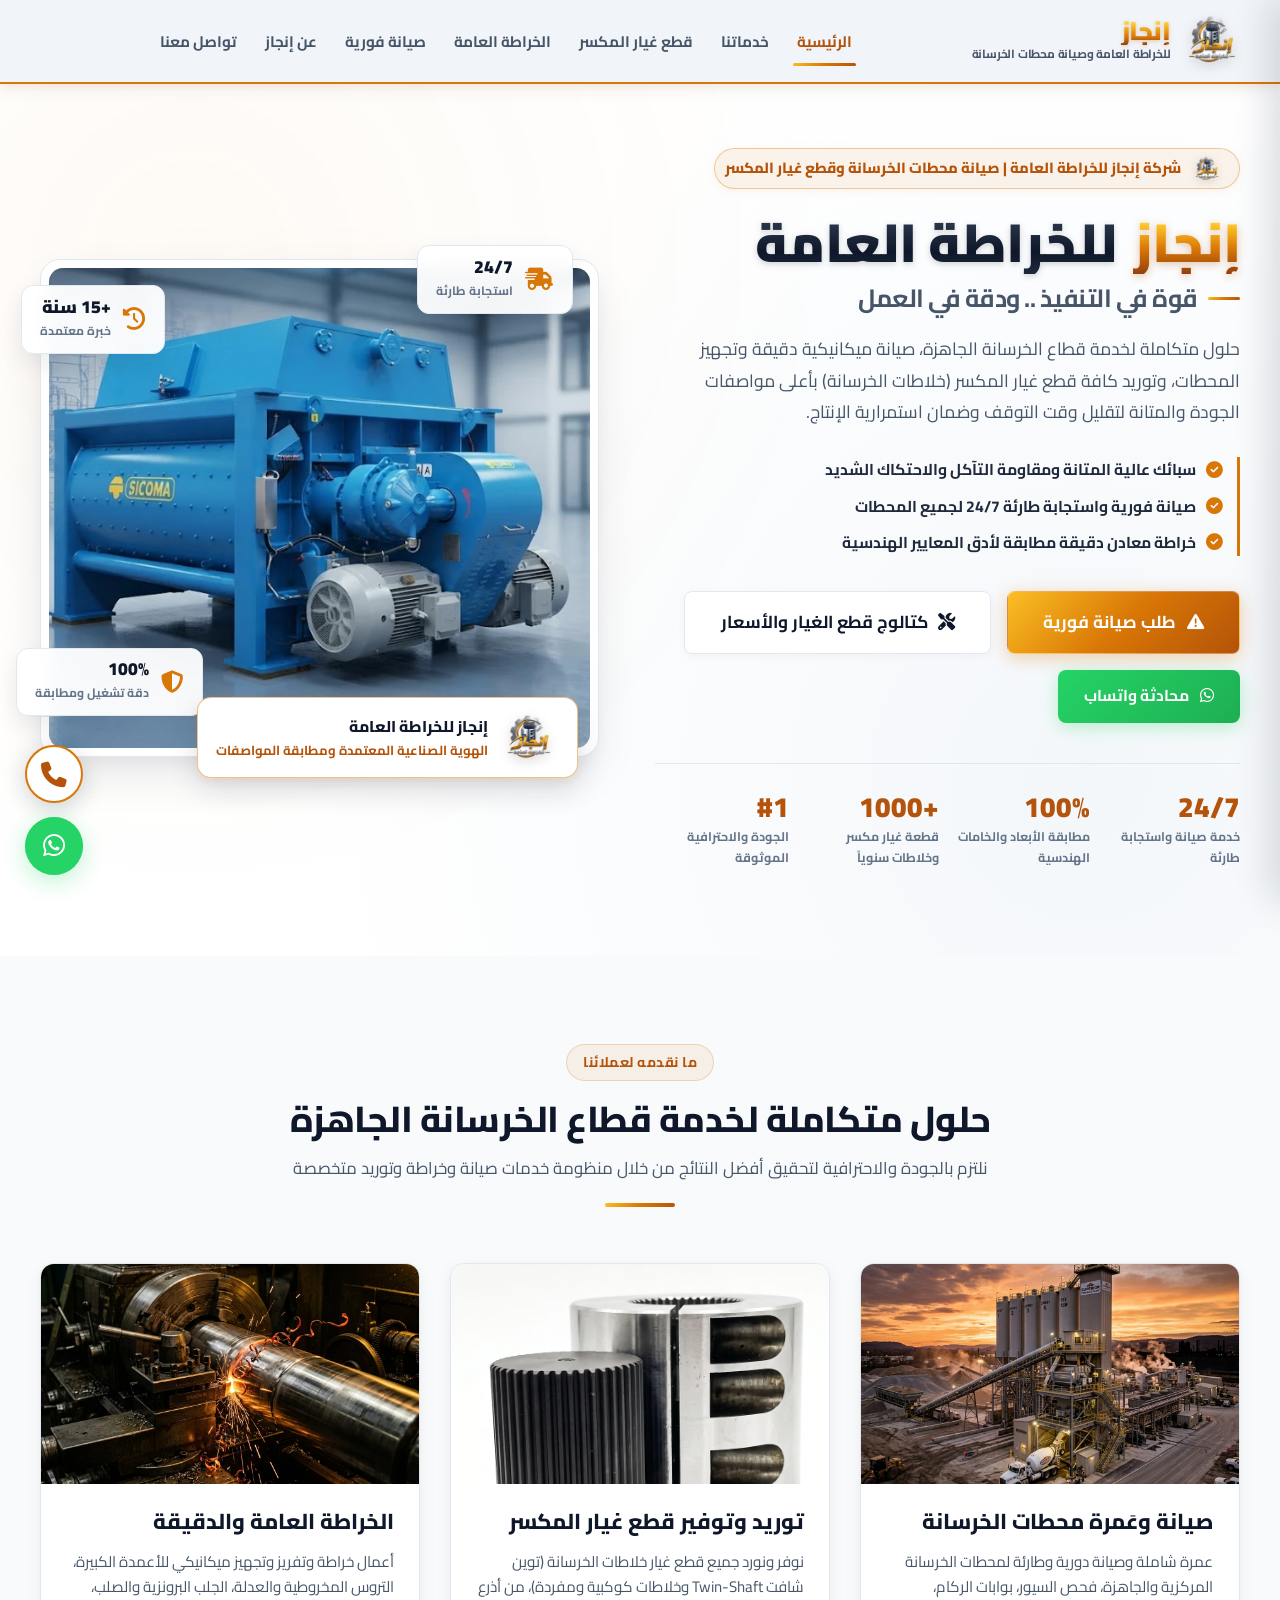
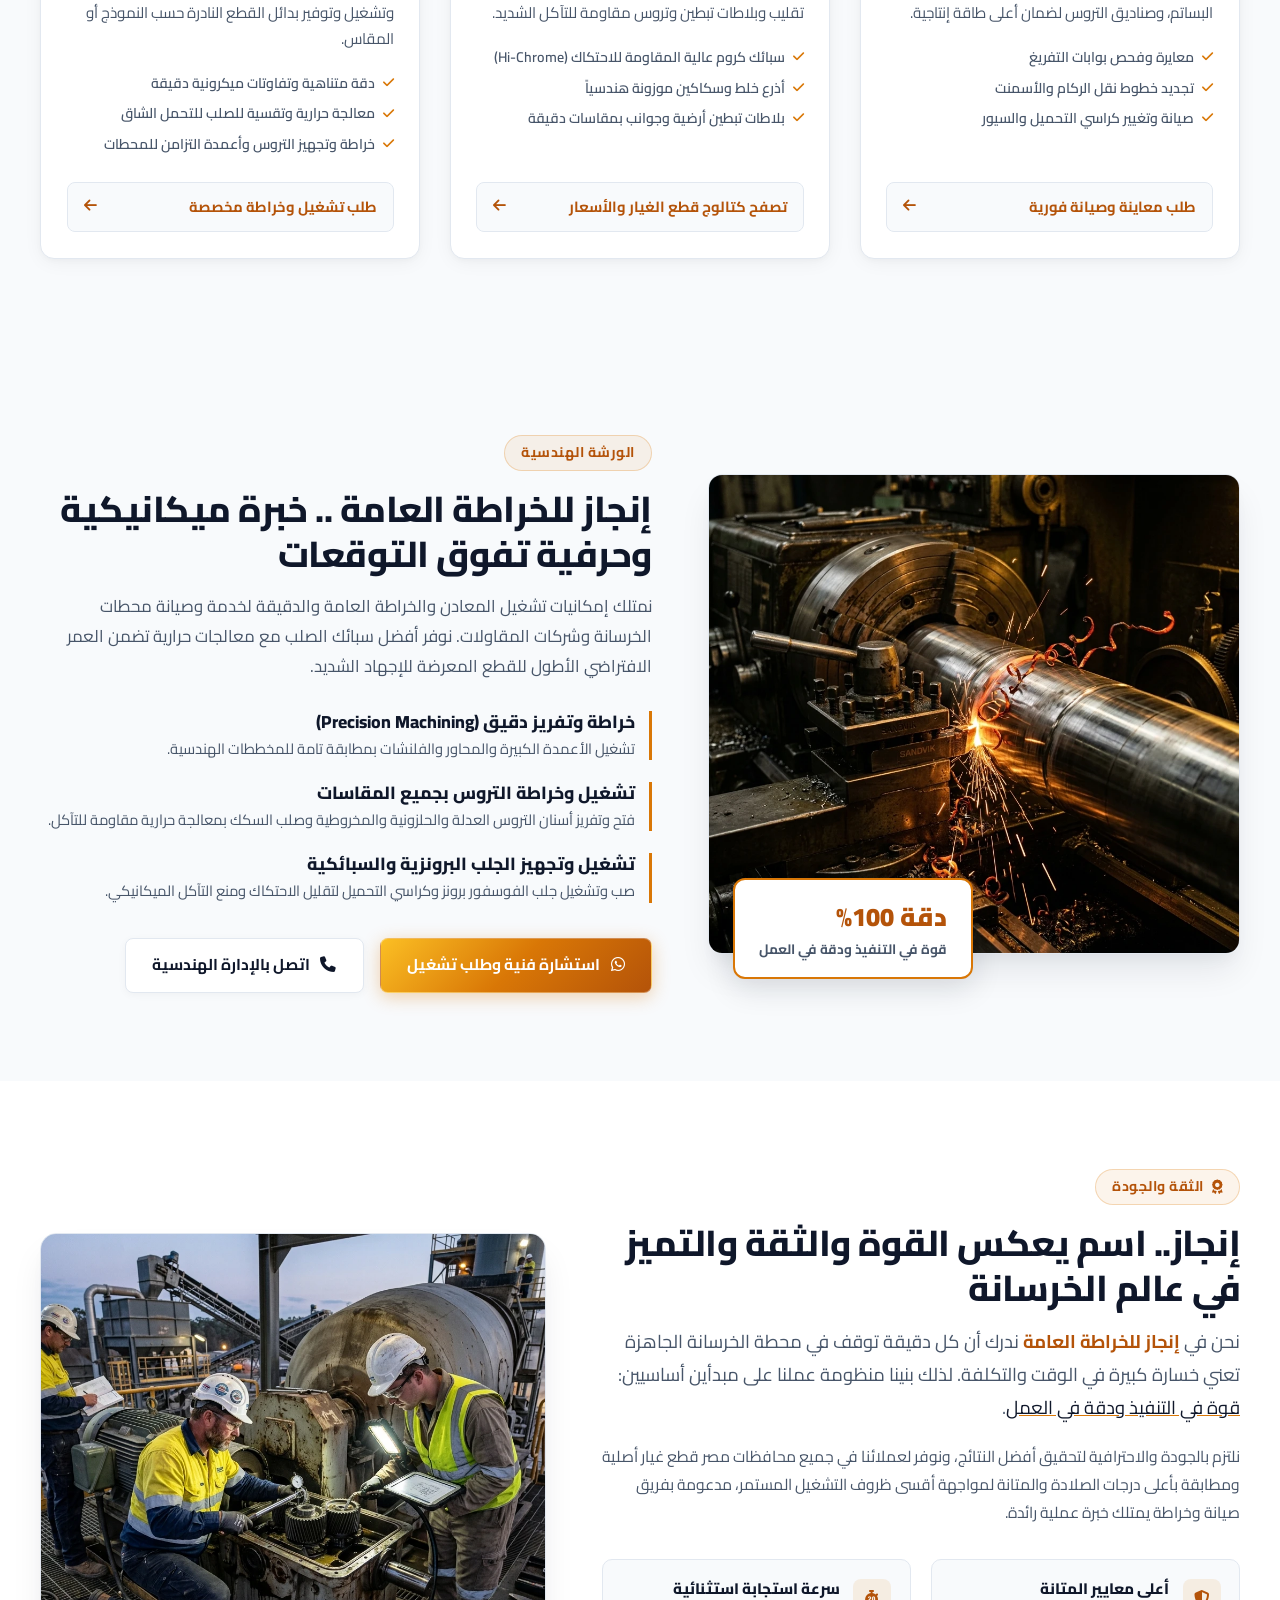
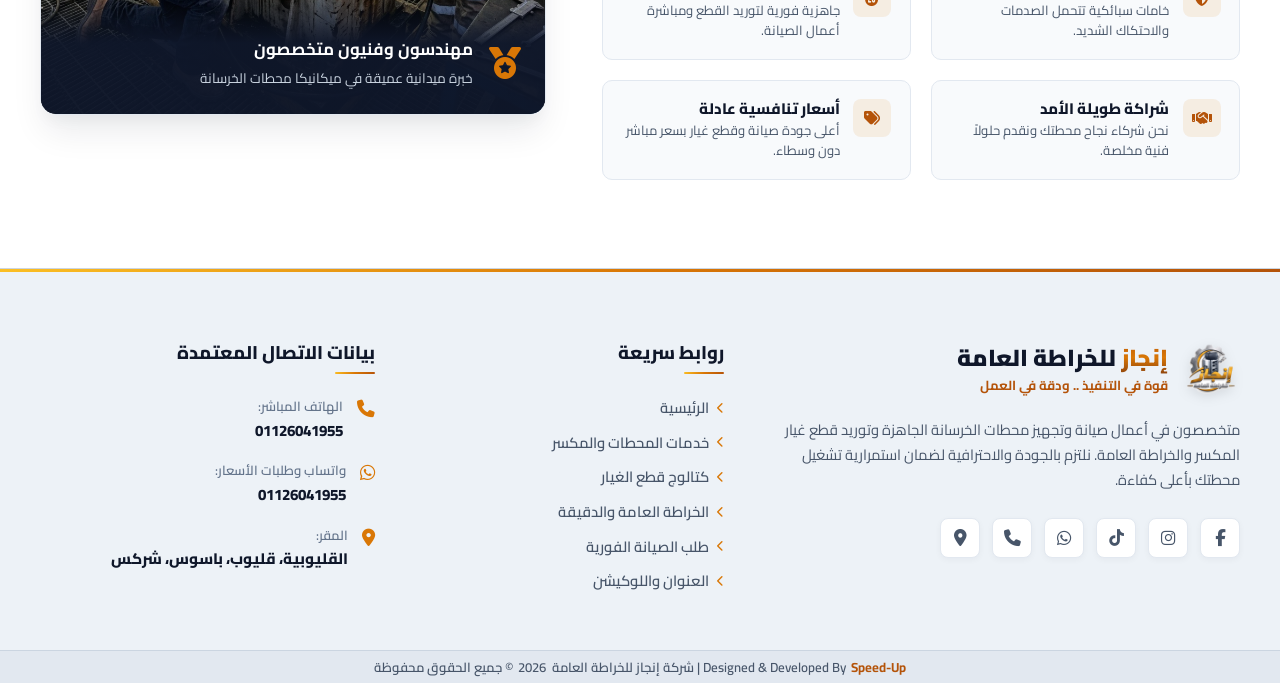
<file: index.html>
<!DOCTYPE html>
<html lang="ar" dir="rtl">

<head>
    <meta charset="UTF-8">
    <meta name="viewport" content="width=device-width, initial-scale=1.0">
    <title>إنجاز للخراطة العامة | متخصصون في صيانة محطات الخرسانة وقطع غيار المكسر</title>

    <!-- Meta SEO -->
    <meta name="description"
        content="إنجاز للخراطة العامة - متخصصون في صيانة محطات الخرسانة الجاهزة، توفير وتوريد قطع غيار المكسر، والخراطة العامة والدقيقة. قوة في التنفيذ ودقة في العمل.">
    <meta name="keywords"
        content="إنجاز للخراطة العامة, صيانة محطات الخرسانة, قطع غيار المكسر, خلاطات خرسانة, خراطة معادن, أذرع مكسر, بلاطات تبطين, قليوب باسوس شركس, محطات خرسانة جاهزة">
    <meta name="author" content="إنجاز للخراطة العامة">
    <meta name="theme-color" content="#0d0f14">

    <!-- Open Graph for Social Sharing -->
    <meta property="og:title" content="إنجاز للخراطة العامة | صيانة محطات الخرسانة وقطع غيار المكسر">
    <meta property="og:description"
        content="قوة في التنفيذ ودقة في العمل - حلول متكاملة لخدمة قطاع الخرسانة الجاهزة وصيانة فورية 24/7">
    <meta property="og:image" content="assets/images/logo.webp">
    <meta property="og:type" content="website">

    <!-- Favicon -->
    <link rel="icon" type="image/webp" href="assets/images/logo.webp">

    <!-- Google Fonts: Cairo -->
    <link rel="preconnect" href="https://fonts.googleapis.com">
    <link rel="preconnect" href="https://fonts.gstatic.com" crossorigin>
    <link href="https://fonts.googleapis.com/css2?family=Cairo:wght@300;400;500;600;700;800;900&display=swap"
        rel="stylesheet">

    <!-- Font Awesome Icons -->
    <link rel="stylesheet" href="https://cdnjs.cloudflare.com/ajax/libs/font-awesome/6.5.1/css/all.min.css">

    <!-- Custom Stylesheet -->
    <link rel="stylesheet" href="assets/css/style.css">
</head>

<body>

    <!-- Main Navigation Header -->
    <header class="main-header" id="header">
        <div class="container header-container">
            <a href="index.html" class="brand-logo" id="brand-logo-link">
                <img src="assets/images/logo.webp" alt="شعار إنجاز للخراطة العامة" class="logo-img">
                <div class="logo-text">
                    <span class="brand-title">إنجاز</span>
                    <span class="brand-subtitle">للخراطة العامة وصيانة محطات الخرسانة</span>
                </div>
            </a>

            <!-- Desktop Nav Menu -->
            <nav class="nav-menu" id="nav-menu">
                <ul class="nav-list">
                    <li><a href="index.html" class="nav-link active">الرئيسية</a></li>
                    <li><a href="#services" class="nav-link">خدماتنا</a></li>
                    <li><a href="products.html" class="nav-link">قطع غيار المكسر</a></li>
                    <li><a href="#machining" class="nav-link">الخراطة العامة</a></li>
                    <li><a href="emergency.html" class="nav-link">صيانة فورية</a></li>
                    <li><a href="#about" class="nav-link">عن إنجاز</a></li>
                    <li><a href="contact.html" class="nav-link">تواصل معنا</a></li>
                </ul>
            </nav>

            <!-- Header Action CTAs -->
            <div class="header-actions">
                <button class="mobile-toggle" id="mobile-toggle" aria-label="فتح القائمة">
                    <i class="fa-solid fa-bars"></i>
                </button>
            </div>
        </div>
    </header>

    <!-- Mobile Drawer Navigation -->
    <div class="mobile-drawer" id="mobile-drawer">
        <div class="mobile-drawer-header">
            <div class="mobile-brand">
                <img src="assets/images/logo.webp" alt="إنجاز" class="drawer-logo">
                <span class="drawer-title">إنجاز للخراطة العامة</span>
            </div>
            <button class="drawer-close" id="drawer-close" aria-label="إغلاق القائمة">
                <i class="fa-solid fa-xmark"></i>
            </button>
        </div>
        <div class="mobile-drawer-body">
            <ul class="mobile-nav-list">
                <li><a href="index.html" class="mobile-link"><i class="fa-solid fa-house"></i> الرئيسية</a></li>
                <li><a href="#services" class="mobile-link"><i class="fa-solid fa-gears"></i> خدماتنا المتكاملة</a></li>
                <li><a href="products.html" class="mobile-link"><i class="fa-solid fa-cubes-stacked"></i> قطع غيار
                        المكسر</a></li>
                <li><a href="#machining" class="mobile-link"><i class="fa-solid fa-screwdriver-wrench"></i> أعمال
                        الخراطة</a></li>
                <li><a href="emergency.html" class="mobile-link"><i class="fa-solid fa-truck-fast"></i> طلب صيانة
                        فورية</a></li>
                <li><a href="#about" class="mobile-link"><i class="fa-solid fa-shield-halved"></i> عن إنجاز
                        ومميزاتنا</a></li>
                <li><a href="contact.html" class="mobile-link"><i class="fa-solid fa-map-location-dot"></i> العنوان
                        والتواصل</a></li>
            </ul>

            <div class="mobile-contact-card">
                <p class="drawer-card-title"><i class="fa-solid fa-headset"></i> تواصل سريع مع الإدارة الفنية</p>
                <a href="tel:01126041955" class="drawer-call-btn">
                    <i class="fa-solid fa-phone-volume"></i> 01126041955
                </a>
                <a href="https://wa.me/201126041955?text=%D9%85%D8%B1%D8%AD%D8%A8%D8%A7%20%D8%B4%D8%B1%D9%83%D8%A9%20%D8%A5%D9%86%D8%AC%D8%A7%D8%B2%D8%8C%20%D8%A3%D8%B1%D9%8A%D8%AF%20%D8%B7%D9%84%D8%A8%20%D8%B5%D9%8A%D8%A7%D9%86%D8%A9%20%D8%A3%D9%88%20%D8%A7%D8%B3%D8%AA%D9%81%D8%B3%D8%A7%D8%B1"
                    target="_blank" rel="noopener" class="drawer-wa-btn">
                    <i class="fa-brands fa-whatsapp"></i> واتساب: 01126041955
                </a>
            </div>
        </div>
    </div>
    <div class="drawer-backdrop" id="drawer-backdrop"></div>

    <!-- Hero Section -->
    <section class="hero-section" id="hero">
        <div class="hero-bg-overlay"></div>
        <div class="hero-sparks"></div>
        <div class="container hero-container">
            <div class="hero-content">
                <div class="hero-badge">
                    <img src="assets/images/logo.webp" alt="شعار إنجاز" class="badge-emblem-mini">
                    <span>شركة إنجاز للخراطة العامة | صيانة محطات الخرسانة وقطع غيار المكسر</span>
                </div>

                <h1 class="hero-title">
                    <span class="brand-title-word brand-gold-3d">إنجاز</span>
                    <span class="brand-title-word brand-steel-3d">للخراطة العامة</span>
                    <span class="title-sub">قوة في التنفيذ .. ودقة في العمل</span>
                </h1>

                <p class="hero-desc">
                    حلول متكاملة لخدمة قطاع الخرسانة الجاهزة، صيانة ميكانيكية دقيقة وتجهيز المحطات، وتوريد كافة قطع غيار
                    المكسر (خلاطات الخرسانة) بأعلى مواصفات الجودة والمتانة لتقليل وقت التوقف وضمان استمرارية الإنتاج.
                </p>

                <!-- Value Proposition Highlights -->
                <div class="hero-features-strip">
                    <div class="strip-item">
                        <i class="fa-solid fa-circle-check"></i>
                        <span>سبائك عالية المتانة ومقاومة التآكل والاحتكاك الشديد</span>
                    </div>
                    <div class="strip-item">
                        <i class="fa-solid fa-circle-check"></i>
                        <span>صيانة فورية واستجابة طارئة 24/7 لجميع المحطات</span>
                    </div>
                    <div class="strip-item">
                        <i class="fa-solid fa-circle-check"></i>
                        <span>خراطة معادن دقيقة مطابقة لأدق المعايير الهندسية</span>
                    </div>
                </div>

                <!-- Hero Buttons -->
                <div class="hero-cta-group">
                    <a href="emergency.html" class="btn btn-gold btn-lg" id="hero-emergency-cta">
                        <i class="fa-solid fa-triangle-exclamation"></i>
                        <span>طلب صيانة فورية</span>
                    </a>
                    <a href="products.html" class="btn btn-outline-steel btn-lg" id="hero-products-cta">
                        <i class="fa-solid fa-screwdriver-wrench"></i>
                        <span>كتالوج قطع الغيار والأسعار</span>
                    </a>
                    <a href="https://wa.me/201126041955?text=%D8%A7%D9%84%D8%B3%D9%84%D8%A7%D9%85%20%D8%B9%D9%84%D9%8A%D9%83%D9%85%D8%8C%20%D8%A3%D8%B1%D8%BA%D8%A8%20%D9%81%D9%8A%20%D8%A7%D9%84%D8%AA%D9%88%D8%A7%D8%B5%D9%84%20%D9%85%D8%B9%20%D8%B4%D8%B1%D9%83%D8%A9%20%D8%A5%D9%86%D8%AC%D8%A7%D8%B2%20%D9%84%D9%84%D8%AE%D8%B1%D8%A7%D8%B7%D8%A9%20%D8%A7%D9%84%D8%B9%D8%A7%D9%85%D8%A9"
                        target="_blank" rel="noopener" class="btn btn-whatsapp-direct" title="تواصل واتساب مباشر">
                        <i class="fa-brands fa-whatsapp"></i>
                        <span>محادثة واتساب</span>
                    </a>
                </div>

                <!-- Quick Stats Counters -->
                <div class="hero-stats">
                    <div class="stat-box">
                        <span class="stat-number">24/7</span>
                        <span class="stat-label">خدمة صيانة واستجابة طارئة</span>
                    </div>
                    <div class="stat-box">
                        <span class="stat-number">100%</span>
                        <span class="stat-label">مطابقة الأبعاد والخامات الهندسية</span>
                    </div>
                    <div class="stat-box">
                        <span class="stat-number">+1000</span>
                        <span class="stat-label">قطعة غيار مكسر وخلاطات سنوياً</span>
                    </div>
                    <div class="stat-box">
                        <span class="stat-number">#1</span>
                        <span class="stat-label">الجودة والاحترافية الموثوقة</span>
                    </div>
                </div>
            </div>

            <div class="hero-visual">
                <div class="hero-card-frame">
                    <div class="hero-card-glow"></div>
                    <img src="assets/images/concrete_mixer_hero.webp"
                        alt="مكسر وخلاطة خرسانة سكوما توين شافت - إنجاز للخراطة العامة" class="hero-image-main">
                    <div class="hero-floating-badge">
                        <img src="assets/images/logo.webp" alt="شعار إنجاز للخراطة العامة"
                            class="floating-badge-logo">
                        <div class="badge-text-wrap">
                            <strong>إنجاز للخراطة العامة</strong>
                            <span>الهوية الصناعية المعتمدة ومطابقة المواصفات</span>
                        </div>
                    </div>

                    <!-- Floating KPI Badges (Approved White Design) -->
                    <div class="hero-kpi-badge kpi-top-left">
                        <i class="fa-solid fa-clock-rotate-left"></i>
                        <div>
                            <strong>+15 سنة</strong>
                            <span>خبرة معتمدة</span>
                        </div>
                    </div>
                    <div class="hero-kpi-badge kpi-bottom-left">
                        <i class="fa-solid fa-shield-halved"></i>
                        <div>
                            <strong>100%</strong>
                            <span>دقة تشغيل ومطابقة</span>
                        </div>
                    </div>
                    <div class="hero-kpi-badge kpi-top-right">
                        <i class="fa-solid fa-truck-fast"></i>
                        <div>
                            <strong>24/7</strong>
                            <span>استجابة طارئة</span>
                        </div>
                    </div>
                </div>
            </div>
        </div>
    </section>


    <!-- Core Services Section -->
    <section class="section services-section" id="services">
        <div class="container">
            <div class="section-header">
                <span class="section-tag">ما نقدمه لعملائنا</span>
                <h2 class="section-title">حلول متكاملة لخدمة قطاع الخرسانة الجاهزة</h2>
                <p class="section-subtitle">نلتزم بالجودة والاحترافية لتحقيق أفضل النتائج من خلال منظومة خدمات صيانة
                    وخراطة وتوريد متخصصة</p>
                <div class="gold-divider"></div>
            </div>

            <div class="services-grid">
                <!-- Service 1 -->
                <div class="service-card">
                    <div class="service-img-wrapper">
                        <img src="assets/images/concrete_plant.webp" alt="صيانة محطات الخرسانة الجاهزة"
                            class="service-img">
                    </div>
                    <div class="service-body">
                        <h3 class="service-title">صيانة وعَمرة محطات الخرسانة</h3>
                        <p class="service-desc">
                            عمرة شاملة وصيانة دورية وطارئة لمحطات الخرسانة المركزية والجاهزة، فحص السيور، بوابات الركام،
                            البساتم، وصناديق التروس لضمان أعلى طاقة إنتاجية.
                        </p>
                        <ul class="service-features-list">
                            <li><i class="fa-solid fa-check"></i> معايرة وفحص بوابات التفريغ</li>
                            <li><i class="fa-solid fa-check"></i> تجديد خطوط نقل الركام والأسمنت</li>
                            <li><i class="fa-solid fa-check"></i> صيانة وتغيير كراسي التحميل والسيور</li>
                        </ul>
                        <a href="emergency.html" class="service-btn">
                            <span>طلب معاينة وصيانة فورية</span>
                            <i class="fa-solid fa-arrow-left"></i>
                        </a>
                    </div>
                </div>

                <!-- Service 2 -->
                <div class="service-card">
                    <div class="service-img-wrapper">
                        <img src="assets/images/parts/3.webp" alt="قطع غيار المكسر - جلبة و مشرشر كوبلن إسكوما"
                            class="service-img">
                    </div>
                    <div class="service-body">
                        <h3 class="service-title">توريد وتوفير قطع غيار المكسر</h3>
                        <p class="service-desc">
                            نوفر ونورد جميع قطع غيار خلاطات الخرسانة (توين شافت Twin-Shaft وخلاطات كوكبية ومفردة)، من
                            أذرع تقليب وبلاطات تبطين وتروس مقاومة للتآكل الشديد.
                        </p>
                        <ul class="service-features-list">
                            <li><i class="fa-solid fa-check"></i> سبائك كروم عالية المقاومة للاحتكاك (Hi-Chrome)</li>
                            <li><i class="fa-solid fa-check"></i> أذرع خلط وسكاكين موزونة هندسياً</li>
                            <li><i class="fa-solid fa-check"></i> بلاطات تبطين أرضية وجوانب بمقاسات دقيقة</li>
                        </ul>
                        <a href="products.html" class="service-btn">
                            <span>تصفح كتالوج قطع الغيار والأسعار</span>
                            <i class="fa-solid fa-arrow-left"></i>
                        </a>
                    </div>
                </div>

                <!-- Service 3 -->
                <div class="service-card">
                    <div class="service-img-wrapper">
                        <img src="assets/images/lathe_machining.webp" alt="الخراطة العامة والميكانيكية الدقيقة"
                            class="service-img">
                    </div>
                    <div class="service-body">
                        <h3 class="service-title">الخراطة العامة والدقيقة</h3>
                        <p class="service-desc">
                            أعمال خراطة وتفريز وتجهيز ميكانيكي للأعمدة الكبيرة، التروس المخروطية والعدلة، الجلب
                            البرونزية والصلب، وتشغيل وتوفير بدائل القطع النادرة حسب النموذج أو المقاس.
                        </p>
                        <ul class="service-features-list">
                            <li><i class="fa-solid fa-check"></i> دقة متناهية وتفاوتات ميكرونية دقيقة</li>
                            <li><i class="fa-solid fa-check"></i> معالجة حرارية وتقسية للصلب للتحمل الشاق</li>
                            <li><i class="fa-solid fa-check"></i> خراطة وتجهيز التروس وأعمدة التزامن للمحطات</li>
                        </ul>
                        <a href="https://wa.me/201126041955?text=%D8%A7%D9%84%D8%B3%D9%84%D8%A7%D9%85%20%D8%B9%D9%84%D9%8A%D9%83%D9%85%D8%8C%20%D8%A3%D8%B1%D9%8A%D8%AF%20%D8%AA%D8%B5%D9%86%D9%8A%D8%B9%20%D9%82%D8%B7%D8%B9%D8%A9%20%D8%A8%D8%A7%D9%84%D8%AE%D8%B1%D8%A7%D8%B7%D8%A9%20%D8%A7%D9%84%D8%B9%D8%A7%D9%85%D8%A9%20%D9%85%D9%86%20%D8%B4%D8%B1%D9%83%D8%A9%20%D8%A5%D9%86%D8%AC%D8%A7%D8%B2"
                            target="_blank" rel="noopener" class="service-btn">
                            <span>طلب تشغيل وخراطة مخصصة</span>
                            <i class="fa-solid fa-arrow-left"></i>
                        </a>
                    </div>
                </div>
            </div>
        </div>
    </section>

    <!-- General Turning & Machining Details Section -->
    <section class="section machining-section" id="machining">
        <div class="container">
            <div class="machining-grid">
                <div class="machining-image-stack">
                    <img src="assets/images/lathe_machining.webp" alt="أعمال الخراطة العامة والصيانة إنجاز"
                        class="machining-img-primary">
                    <div class="experience-card">
                        <span class="exp-num">دقة 100%</span>
                        <span class="exp-title">قوة في التنفيذ ودقة في العمل</span>
                    </div>
                </div>
                <div class="machining-info">
                    <span class="section-tag">الورشة الهندسية</span>
                    <h2 class="section-title">إنجاز للخراطة العامة .. خبرة ميكانيكية وحرفية تفوق التوقعات</h2>
                    <p class="machining-lead">
                        نمتلك إمكانيات تشغيل المعادن والخراطة العامة والدقيقة لخدمة وصيانة محطات الخرسانة وشركات
                        المقاولات. نوفر أفضل سبائك الصلب مع معالجات حرارية تضمن العمر الافتراضي الأطول للقطع المعرضة
                        للإجهاد الشديد.
                    </p>

                    <div class="machining-features">
                        <div class="m-feat-item">
                            <h4>خراطة وتفريز دقيق (Precision Machining)</h4>
                            <p>تشغيل الأعمدة الكبيرة والمحاور والفلنشات بمطابقة تامة للمخططات الهندسية.</p>
                        </div>

                        <div class="m-feat-item">
                            <h4>تشغيل وخراطة التروس بجميع المقاسات</h4>
                            <p>فتح وتفريز أسنان التروس العدلة والحلزونية والمخروطية وصلب السكك بمعالجة حرارية مقاومة
                                للتآكل.</p>
                        </div>

                        <div class="m-feat-item">
                            <h4>تشغيل وتجهيز الجلب البرونزية والسبائكية</h4>
                            <p>صب وتشغيل جلب الفوسفور برونز وكراسي التحميل لتقليل الاحتكاك ومنع التآكل الميكانيكي.</p>
                        </div>
                    </div>

                    <div class="machining-cta-row">
                        <a href="https://wa.me/201126041955?text=%D8%A7%D9%84%D8%B3%D9%84%D8%A7%D9%85%20%D8%B9%D9%84%D9%8A%D9%83%D9%85%D8%8C%20%D8%A3%D8%B1%D8%BA%D8%A8%20%D9%81%D9%8A%20%D8%B7%D9%84%D8%A8%20%D8%AE%D8%AF%D9%85%D8%A9%20%D8%AE%D8%B1%D8%A7%D8%B7%D8%A9%20%D9%85%D8%B9%D8%A7%D8%AF%D9%86%20%D9%85%D9%86%20%D8%A5%D9%86%D8%AC%D8%A7%D8%B2"
                            target="_blank" rel="noopener" class="btn btn-gold">
                            <i class="fa-brands fa-whatsapp"></i> استشارة فنية وطلب تشغيل
                        </a>
                        <a href="tel:01126041955" class="btn btn-outline-steel">
                            <i class="fa-solid fa-phone"></i> اتصل بالإدارة الهندسية
                        </a>
                    </div>
                </div>
            </div>
        </div>
    </section>

    <!-- Why Choose Engaz (عن إنجاز والقوة والجودة) -->
    <section class="section about-section" id="about">
        <div class="container">
            <div class="about-grid">
                <div class="about-content">
                    <span class="section-tag"><i class="fa-solid fa-award"></i> الثقة والجودة</span>
                    <h2 class="section-title">إنجاز.. اسم يعكس القوة والثقة والتميز في عالم الخرسانة</h2>
                    <p class="about-lead">
                        نحن في <strong>إنجاز للخراطة العامة</strong> ندرك أن كل دقيقة توقف في محطة الخرسانة الجاهزة تعني
                        خسارة كبيرة في الوقت والتكلفة. لذلك بنينا منظومة عملنا على مبدأين أساسيين: <em>قوة في التنفيذ
                            ودقة في العمل</em>.
                    </p>
                    <p class="about-desc">
                        نلتزم بالجودة والاحترافية لتحقيق أفضل النتائج، ونوفر لعملائنا في جميع محافظات مصر قطع غيار أصلية
                        ومطابقة بأعلى درجات الصلادة والمتانة لمواجهة أقسى ظروف التشغيل المستمر، مدعومة بفريق صيانة
                        وخراطة يمتلك خبرة عملية رائدة.
                    </p>

                    <div class="values-grid">
                        <div class="value-item">
                            <div class="value-icon"><i class="fa-solid fa-shield-halved"></i></div>
                            <div>
                                <h5>أعلى معايير المتانة</h5>
                                <p>خامات سبائكية تتحمل الصدمات والاحتكاك الشديد.</p>
                            </div>
                        </div>
                        <div class="value-item">
                            <div class="value-icon"><i class="fa-solid fa-stopwatch-20"></i></div>
                            <div>
                                <h5>سرعة استجابة استثنائية</h5>
                                <p>جاهزية فورية لتوريد القطع ومباشرة أعمال الصيانة.</p>
                            </div>
                        </div>
                        <div class="value-item">
                            <div class="value-icon"><i class="fa-solid fa-handshake"></i></div>
                            <div>
                                <h5>شراكة طويلة الأمد</h5>
                                <p>نحن شركاء نجاح محطتك ونقدم حلولاً فنية مخلصة.</p>
                            </div>
                        </div>
                        <div class="value-item">
                            <div class="value-icon"><i class="fa-solid fa-tags"></i></div>
                            <div>
                                <h5>أسعار تنافسية عادلة</h5>
                                <p>أعلى جودة صيانة وقطع غيار بسعر مباشر دون وسطاء.</p>
                            </div>
                        </div>
                    </div>
                </div>

                <div class="about-image-side">
                    <div class="about-img-box">
                        <img src="assets/images/field_maintenance.webp" alt="فريق صيانة إنجاز للخراطة العامة"
                            class="about-img">
                        <div class="badge-experience-bottom">
                            <i class="fa-solid fa-medal"></i>
                            <div>
                                <strong>مهندسون وفنيون متخصصون</strong>
                                <span>خبرة ميدانية عميقة في ميكانيكا محطات الخرسانة</span>
                            </div>
                        </div>
                    </div>
                </div>
            </div>
        </div>
    </section>

    <!-- Footer -->
    <footer class="main-footer">
        <div class="container footer-container">
            <div class="footer-brand-col">
                <div class="footer-logo">
                    <img src="assets/images/logo.webp" alt="إنجاز للخراطة العامة" class="footer-logo-img">
                    <div>
                        <span class="footer-brand-title">
                            <span class="f-gold">إنجاز</span>
                            <span class="f-steel">للخراطة العامة</span>
                        </span>
                        <span class="footer-tagline">قوة في التنفيذ .. ودقة في العمل</span>
                    </div>
                </div>
                <p class="footer-about">
                    متخصصون في أعمال صيانة وتجهيز محطات الخرسانة الجاهزة وتوريد قطع غيار المكسر والخراطة العامة. نلتزم
                    بالجودة والاحترافية لضمان استمرارية تشغيل محطتك بأعلى كفاءة.
                </p>
                <div class="footer-social-links">
                    <a href="https://www.facebook.com/profile.php?id=61595181280891" target="_blank" rel="noopener"
                        class="social-icon fb" title="فيسبوك"><i class="fa-brands fa-facebook-f"></i></a>
                    <a href="https://www.instagram.com/engaz_company1" target="_blank" rel="noopener"
                        class="social-icon ins" title="إنستجرام"><i class="fa-brands fa-instagram"></i></a>
                    <a href="https://www.tiktok.com/@engaz_company1" target="_blank" rel="noopener"
                        class="social-icon tt" title="تيك توك"><i class="fa-brands fa-tiktok"></i></a>
                    <a href="https://wa.me/201126041955" target="_blank" rel="noopener" class="social-icon wa"
                        title="واتساب"><i class="fa-brands fa-whatsapp"></i></a>
                    <a href="tel:01126041955" class="social-icon ph" title="اتصال"><i class="fa-solid fa-phone"></i></a>
                    <a href="https://maps.app.goo.gl/8zAxEtWGvTJs3rVh8" target="_blank" rel="noopener"
                        class="social-icon map" title="الموقع"><i class="fa-solid fa-location-dot"></i></a>
                </div>
            </div>

            <div class="footer-links-col">
                <h4 class="footer-heading">روابط سريعة</h4>
                <ul class="footer-nav-list">
                    <li><a href="index.html"><i class="fa-solid fa-chevron-left"></i> الرئيسية</a></li>
                    <li><a href="#services"><i class="fa-solid fa-chevron-left"></i> خدمات المحطات والمكسر</a></li>
                    <li><a href="products.html"><i class="fa-solid fa-chevron-left"></i> كتالوج قطع الغيار</a></li>
                    <li><a href="#machining"><i class="fa-solid fa-chevron-left"></i> الخراطة العامة والدقيقة</a></li>
                    <li><a href="emergency.html"><i class="fa-solid fa-chevron-left"></i> طلب الصيانة الفورية</a></li>
                    <li><a href="contact.html"><i class="fa-solid fa-chevron-left"></i> العنوان واللوكيشن</a></li>
                </ul>
            </div>

            <div class="footer-contact-col">
                <h4 class="footer-heading">بيانات الاتصال المعتمدة</h4>
                <div class="footer-contact-list">
                    <div class="f-contact-item">
                        <i class="fa-solid fa-phone"></i>
                        <div>
                            <span>الهاتف المباشر:</span>
                            <a href="tel:01126041955">01126041955</a>
                        </div>
                    </div>
                    <div class="f-contact-item">
                        <i class="fa-brands fa-whatsapp"></i>
                        <div>
                            <span>واتساب وطلبات الأسعار:</span>
                            <a href="https://wa.me/201126041955" target="_blank" rel="noopener">01126041955</a>
                        </div>
                    </div>
                    <div class="f-contact-item">
                        <i class="fa-solid fa-location-dot"></i>
                        <div>
                            <span>المقر:</span>
                            <span>القليوبية، قليوب، باسوس، شركس</span>
                        </div>
                    </div>
                </div>
            </div>
        </div>

        <div class="footer-bottom">
            <div class="container footer-bottom-inner">
                <p class="speedup-credit">جميع الحقوق محفوظة &copy; <span id="year">2026</span> شركة إنجاز للخراطة
                    العامة | Designed &amp; Developed By <a href="https://speed-up.tech" target="_blank"
                        rel="noopener noreferrer">Speed-Up</a></p>
            </div>
        </div>
    </footer>

    <!-- Floating WhatsApp & Emergency Quick Action Widget -->
    <div class="floating-contact-widget">
        <a href="tel:01126041955" class="floating-btn float-phone" title="اتصال فوري 01126041955"
            aria-label="اتصال هاتف">
            <i class="fa-solid fa-phone"></i>
        </a>
        <a href="https://wa.me/201126041955?text=%D8%A7%D9%84%D8%B3%D9%84%D8%A7%D9%85%20%D8%B9%D9%84%D9%8A%D9%83%D9%85%D8%8C%20%D8%A3%D8%B1%D8%BA%D8%A8%20%D9%81%D9%8A%20%D8%A7%D9%84%D8%AA%D9%88%D8%A7%D8%B5%D9%84%20%D9%85%D8%B9%20%D8%B4%D8%B1%D9%83%D8%A9%20%D8%A5%D9%86%D8%AC%D8%A7%D8%B2%20%D9%84%D9%84%D8%AE%D8%B1%D8%A7%D8%B7%D8%A9%20%D8%A7%D9%84%D8%B9%D8%A7%D9%85%D8%A9"
            target="_blank" rel="noopener" class="floating-btn float-whatsapp" title="تواصل واتساب 01126041955"
            aria-label="واتساب">
            <i class="fa-brands fa-whatsapp"></i>
            <span class="float-pulse"></span>
        </a>
    </div>

    <!-- Custom Scripts -->
    <script src="assets/js/main.js"></script>
</body>

</html>
</file>
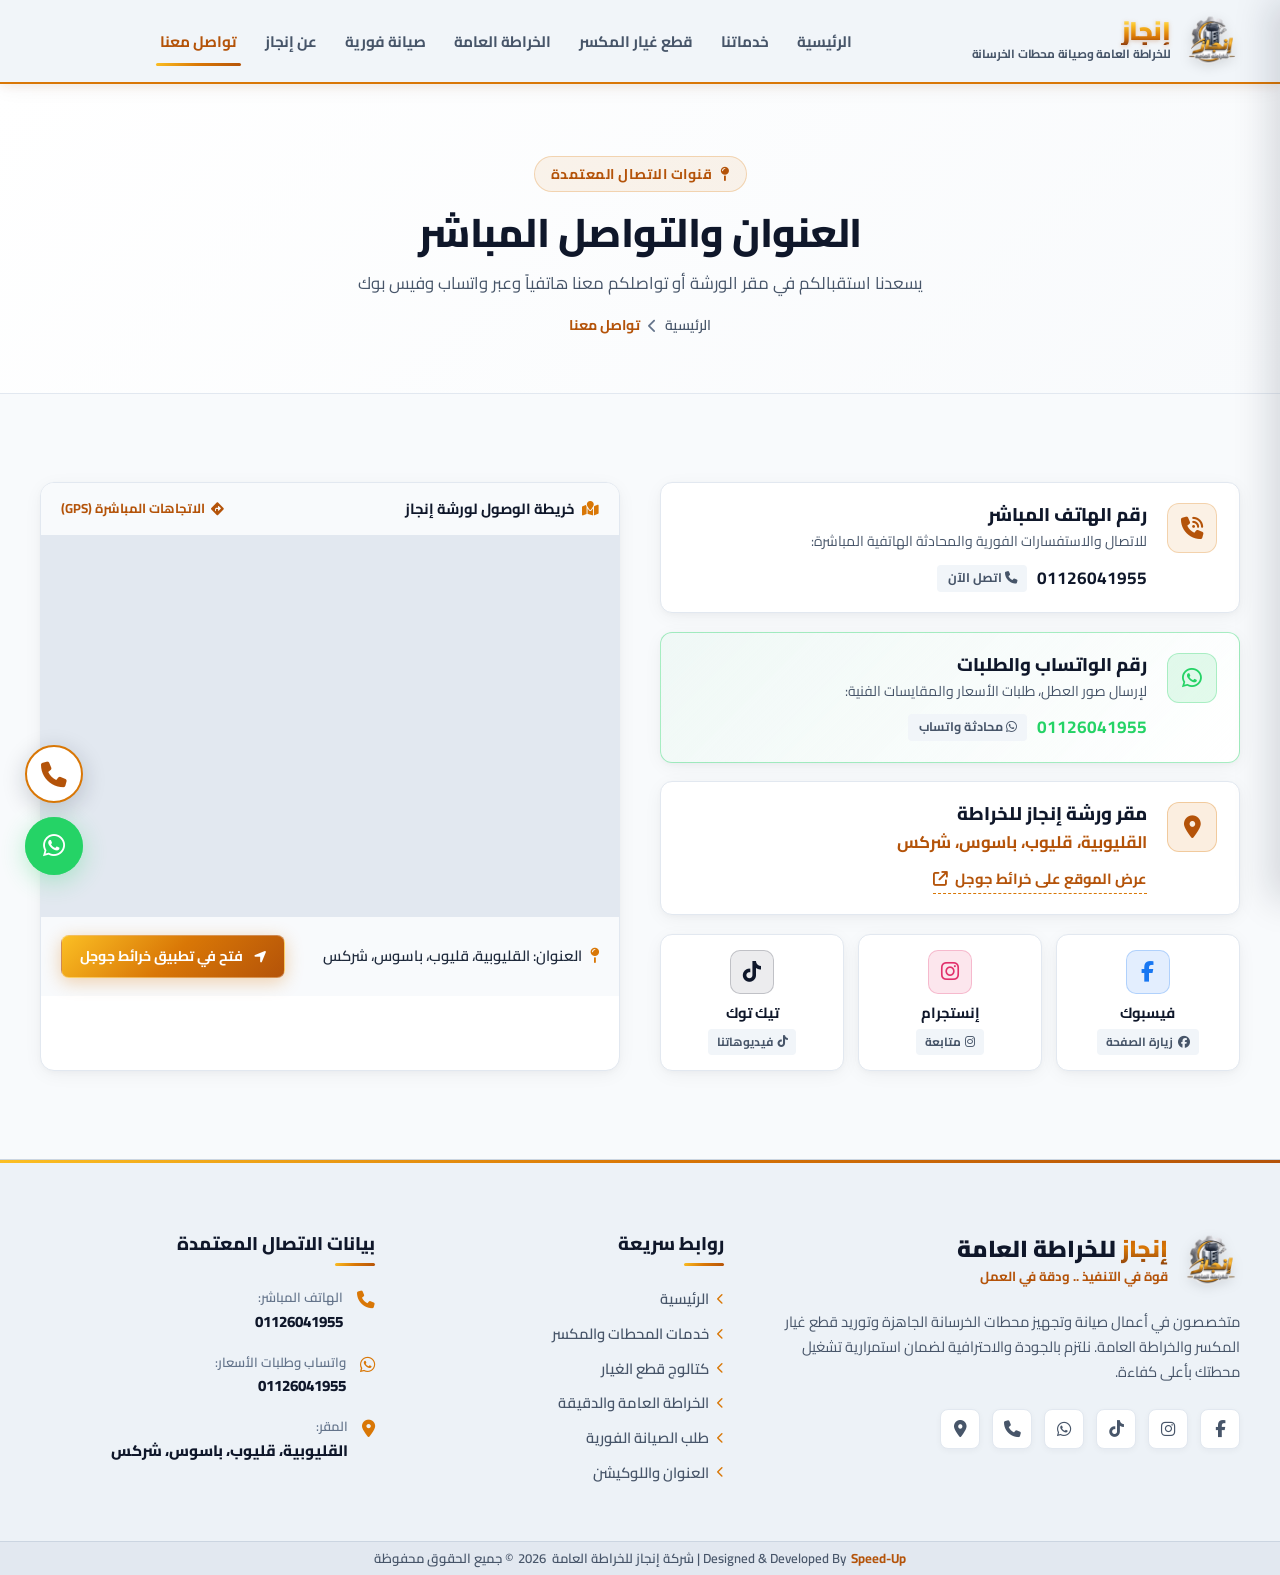
<file: contact.html>
<!DOCTYPE html>
<html lang="ar" dir="rtl">
<head>
    <meta charset="UTF-8">
    <meta name="viewport" content="width=device-width, initial-scale=1.0">
    <title>تواصل معنا والعنوان | إنجاز للخراطة العامة</title>
    
    <!-- Meta SEO -->
    <meta name="description" content="تواصل مع شركة إنجاز للخراطة العامة وصيانة محطات الخرسانة الجاهزة. المقر: القليوبية، قليوب، باسوس، شركس. هاتف وواتساب: 01126041955، والموقع على خرائط جوجل.">
    <meta name="keywords" content="عنوان إنجاز للخراطة, هاتف إنجاز, واتساب إنجاز, ورشة خراطة قليوب باسوس شركس, صيانة محطات خرسانة القليوبية">
    <meta name="theme-color" content="#0d0f14">

    <!-- Favicon -->
    <link rel="icon" type="image/webp" href="assets/images/logo.webp">

    <!-- Google Fonts: Cairo -->
    <link rel="preconnect" href="https://fonts.googleapis.com">
    <link rel="preconnect" href="https://fonts.gstatic.com" crossorigin>
    <link href="https://fonts.googleapis.com/css2?family=Cairo:wght@300;400;500;600;700;800;900&display=swap" rel="stylesheet">

    <!-- Font Awesome Icons -->
    <link rel="stylesheet" href="https://cdnjs.cloudflare.com/ajax/libs/font-awesome/6.5.1/css/all.min.css">

    <!-- Custom Stylesheet -->
    <link rel="stylesheet" href="assets/css/style.css">
</head>
<body>

    <!-- Main Navigation Header -->
    <header class="main-header" id="header">
        <div class="container header-container">
            <a href="index.html" class="brand-logo" id="brand-logo-link">
                <img src="assets/images/logo.webp" alt="شعار إنجاز للخراطة العامة" class="logo-img">
                <div class="logo-text">
                    <span class="brand-title">إنجاز</span>
                    <span class="brand-subtitle">للخراطة العامة وصيانة محطات الخرسانة</span>
                </div>
            </a>

            <!-- Desktop Nav Menu -->
            <nav class="nav-menu" id="nav-menu">
                <ul class="nav-list">
                    <li><a href="index.html" class="nav-link">الرئيسية</a></li>
                    <li><a href="index.html#services" class="nav-link">خدماتنا</a></li>
                    <li><a href="products.html" class="nav-link">قطع غيار المكسر</a></li>
                    <li><a href="index.html#machining" class="nav-link">الخراطة العامة</a></li>
                    <li><a href="emergency.html" class="nav-link">صيانة فورية</a></li>
                    <li><a href="index.html#about" class="nav-link">عن إنجاز</a></li>
                    <li><a href="contact.html" class="nav-link active">تواصل معنا</a></li>
                </ul>
            </nav>

            <!-- Header Action CTAs -->
            <div class="header-actions">
                <button class="mobile-toggle" id="mobile-toggle" aria-label="فتح القائمة">
                    <i class="fa-solid fa-bars"></i>
                </button>
            </div>
        </div>
    </header>

    <!-- Mobile Drawer Navigation -->
    <div class="mobile-drawer" id="mobile-drawer">
        <div class="mobile-drawer-header">
            <div class="mobile-brand">
                <img src="assets/images/logo.webp" alt="إنجاز" class="drawer-logo">
                <span class="drawer-title">إنجاز للخراطة العامة</span>
            </div>
            <button class="drawer-close" id="drawer-close" aria-label="إغلاق القائمة">
                <i class="fa-solid fa-xmark"></i>
            </button>
        </div>
        <div class="mobile-drawer-body">
            <ul class="mobile-nav-list">
                <li><a href="index.html" class="mobile-link"><i class="fa-solid fa-house"></i> الرئيسية</a></li>
                <li><a href="index.html#services" class="mobile-link"><i class="fa-solid fa-gears"></i> خدماتنا المتكاملة</a></li>
                <li><a href="products.html" class="mobile-link"><i class="fa-solid fa-cubes-stacked"></i> قطع غيار المكسر</a></li>
                <li><a href="index.html#machining" class="mobile-link"><i class="fa-solid fa-screwdriver-wrench"></i> أعمال الخراطة</a></li>
                <li><a href="emergency.html" class="mobile-link"><i class="fa-solid fa-truck-fast"></i> طلب صيانة فورية</a></li>
                <li><a href="index.html#about" class="mobile-link"><i class="fa-solid fa-shield-halved"></i> عن إنجاز ومميزاتنا</a></li>
                <li><a href="contact.html" class="mobile-link"><i class="fa-solid fa-map-location-dot"></i> العنوان والتواصل</a></li>
            </ul>

            <div class="mobile-contact-card">
                <p class="drawer-card-title"><i class="fa-solid fa-headset"></i> تواصل سريع مع الإدارة الفنية</p>
                <a href="tel:01126041955" class="drawer-call-btn">
                    <i class="fa-solid fa-phone-volume"></i> 01126041955
                </a>
                <a href="https://wa.me/201126041955?text=%D9%85%D8%B1%D8%AD%D8%A8%D8%A7%20%D8%B4%D8%B1%D9%83%D8%A9%20%D8%A5%D9%86%D8%AC%D8%A7%D8%B2%D8%8C%20%D8%A3%D8%B1%D9%8A%D8%AF%20%D8%A7%D9%84%D8%AA%D9%88%D8%A7%D8%B5%D9%84" target="_blank" rel="noopener" class="drawer-wa-btn">
                    <i class="fa-brands fa-whatsapp"></i> واتساب: 01126041955
                </a>
            </div>
        </div>
    </div>
    <div class="drawer-backdrop" id="drawer-backdrop"></div>

    <!-- Page Banner -->
    <section class="page-banner">
        <div class="container">
            <span class="section-tag"><i class="fa-solid fa-map-pin"></i> قنوات الاتصال المعتمدة</span>
            <h1 class="section-title">العنوان والتواصل المباشر</h1>
            <p class="section-subtitle">يسعدنا استقبالكم في مقر الورشة أو تواصلكم معنا هاتفياً وعبر واتساب وفيس بوك</p>
            <div class="page-breadcrumbs">
                <a href="index.html">الرئيسية</a>
                <i class="fa-solid fa-chevron-left"></i>
                <span class="current">تواصل معنا</span>
            </div>
        </div>
    </section>

    <!-- Location & Contact Section -->
    <section class="section contact-section" id="contact">
        <div class="container">
            <div class="contact-grid">
                <!-- Contact Cards -->
                <div class="contact-cards-column">
                    
                    <!-- Card 1: Phone -->
                    <div class="contact-info-card">
                        <div class="c-card-icon"><i class="fa-solid fa-phone-volume"></i></div>
                        <div class="c-card-details">
                            <h4>رقم الهاتف المباشر</h4>
                            <p>للاتصال والاستفسارات الفورية والمحادثة الهاتفية المباشرة:</p>
                            <a href="tel:01126041955" class="c-card-link phone-link">
                                <strong>01126041955</strong>
                                <span class="c-action-badge"><i class="fa-solid fa-phone"></i> اتصل الآن</span>
                            </a>
                        </div>
                    </div>

                    <!-- Card 2: WhatsApp & Orders -->
                    <div class="contact-info-card highlighted-card">
                        <div class="c-card-icon wa-icon"><i class="fa-brands fa-whatsapp"></i></div>
                        <div class="c-card-details">
                            <h4>رقم الواتساب والطلبات</h4>
                            <p>لإرسال صور العطل، طلبات الأسعار والمقايسات الفنية:</p>
                            <a href="https://wa.me/201126041955?text=%D8%A7%D9%84%D8%B3%D9%84%D8%A7%D9%85%20%D8%B9%D9%84%D9%8A%D9%83%D9%85%D8%8C%20%D8%A3%D8%B1%D8%BA%D8%A8%20%D9%81%D9%8A%20%D8%A7%D9%84%D8%AA%D9%88%D8%A7%D8%B5%D9%84%20%D9%85%D8%B9%20%D8%B4%D8%B1%D9%83%D8%A9%20%D8%A5%D9%86%D8%AC%D8%A7%D8%B2%20%D9%84%D9%84%D8%AE%D8%B1%D8%A7%D8%B7%D8%A9%20%D8%A7%D9%84%D8%B9%D8%A7%D9%85%D8%A9" target="_blank" rel="noopener" class="c-card-link whatsapp-link">
                                <strong>01126041955</strong>
                                <span class="c-action-badge"><i class="fa-brands fa-whatsapp"></i> محادثة واتساب</span>
                            </a>
                        </div>
                    </div>

                    <!-- Card 3: Address & Location -->
                    <div class="contact-info-card">
                        <div class="c-card-icon map-icon"><i class="fa-solid fa-location-dot"></i></div>
                        <div class="c-card-details">
                            <h4>مقر ورشة إنجاز للخراطة</h4>
                            <p class="address-text"><strong>القليوبية، قليوب، باسوس، شركس</strong></p>
                            <a href="https://maps.app.goo.gl/8zAxEtWGvTJs3rVh8" target="_blank" rel="noopener" class="c-card-link location-btn">
                                <span>عرض الموقع على خرائط جوجل</span>
                                <i class="fa-solid fa-arrow-up-right-from-square"></i>
                            </a>
                        </div>
                    </div>

                    <!-- Compact Social Media Cards: Facebook, Instagram, TikTok -->
                    <div class="contact-social-grid">
                        
                        <!-- Facebook -->
                        <a href="https://www.facebook.com/profile.php?id=61595181280891" target="_blank" rel="noopener" class="social-compact-card fb" title="صفحة فيسبوك">
                            <div class="sc-icon"><i class="fa-brands fa-facebook-f"></i></div>
                            <div class="sc-info">
                                <span class="sc-platform">فيسبوك</span>
                                <span class="sc-action"><i class="fa-brands fa-facebook"></i> زيارة الصفحة</span>
                            </div>
                        </a>

                        <!-- Instagram -->
                        <a href="https://www.instagram.com/engaz_company1" target="_blank" rel="noopener" class="social-compact-card ins" title="حساب إنستجرام">
                            <div class="sc-icon"><i class="fa-brands fa-instagram"></i></div>
                            <div class="sc-info">
                                <span class="sc-platform">إنستجرام</span>
                                <span class="sc-action"><i class="fa-brands fa-instagram"></i> متابعة</span>
                            </div>
                        </a>

                        <!-- TikTok -->
                        <a href="https://www.tiktok.com/@engaz_company1" target="_blank" rel="noopener" class="social-compact-card tt" title="حساب تيك توك">
                            <div class="sc-icon"><i class="fa-brands fa-tiktok"></i></div>
                            <div class="sc-info">
                                <span class="sc-platform">تيك توك</span>
                                <span class="sc-action"><i class="fa-brands fa-tiktok"></i> فيديوهاتنا</span>
                            </div>
                        </a>

                    </div>

                </div>

                <!-- Interactive Map & Directions -->
                <div class="map-column">
                    <div class="map-wrapper">
                        <div class="map-top-bar">
                            <span class="map-header-title"><i class="fa-solid fa-map-location"></i> خريطة الوصول لورشة إنجاز</span>
                            <a href="https://maps.app.goo.gl/8zAxEtWGvTJs3rVh8" target="_blank" rel="noopener" class="map-open-btn">
                                <i class="fa-solid fa-directions"></i> الاتجاهات المباشرة (GPS)
                            </a>
                        </div>
                        <div class="map-iframe-container">
                            <iframe 
                                title="موقع إنجاز للخراطة العامة على الخريطة"
                                src="https://maps.google.com/maps?q=30.1797,31.2050&hl=ar&z=14&output=embed"
                                width="100%" 
                                height="100%" 
                                style="border:0;" 
                                allowfullscreen="" 
                                loading="lazy" 
                                referrerpolicy="no-referrer-when-downgrade">
                            </iframe>
                        </div>
                        <div class="map-footer-info">
                            <div class="map-info-item">
                                <i class="fa-solid fa-map-pin"></i>
                                <span>العنوان: القليوبية، قليوب، باسوس، شركس</span>
                            </div>
                            <a href="https://maps.app.goo.gl/8zAxEtWGvTJs3rVh8" target="_blank" rel="noopener" class="btn btn-gold btn-sm">
                                <i class="fa-solid fa-location-arrow"></i> فتح في تطبيق خرائط جوجل
                            </a>
                        </div>
                    </div>
                </div>
            </div>
        </div>
    </section>

    <!-- Footer -->
    <footer class="main-footer">
        <div class="container footer-container">
            <div class="footer-brand-col">
                <div class="footer-logo">
                    <img src="assets/images/logo.webp" alt="إنجاز للخراطة العامة" class="footer-logo-img">
                    <div>
                        <span class="footer-brand-title">
                            <span class="f-gold">إنجاز</span>
                            <span class="f-steel">للخراطة العامة</span>
                        </span>
                        <span class="footer-tagline">قوة في التنفيذ .. ودقة في العمل</span>
                    </div>
                </div>
                <p class="footer-about">
                    متخصصون في أعمال صيانة وتجهيز محطات الخرسانة الجاهزة وتوريد قطع غيار المكسر والخراطة العامة. نلتزم بالجودة والاحترافية لضمان استمرارية تشغيل محطتك بأعلى كفاءة.
                </p>
                <div class="footer-social-links">
                    <a href="https://www.facebook.com/profile.php?id=61595181280891" target="_blank" rel="noopener" class="social-icon fb" title="فيسبوك"><i class="fa-brands fa-facebook-f"></i></a>
                    <a href="https://www.instagram.com/engaz_company1" target="_blank" rel="noopener" class="social-icon ins" title="إنستجرام"><i class="fa-brands fa-instagram"></i></a>
                    <a href="https://www.tiktok.com/@engaz_company1" target="_blank" rel="noopener" class="social-icon tt" title="تيك توك"><i class="fa-brands fa-tiktok"></i></a>
                    <a href="https://wa.me/201126041955" target="_blank" rel="noopener" class="social-icon wa" title="واتساب"><i class="fa-brands fa-whatsapp"></i></a>
                    <a href="tel:01126041955" class="social-icon ph" title="اتصال"><i class="fa-solid fa-phone"></i></a>
                    <a href="https://maps.app.goo.gl/8zAxEtWGvTJs3rVh8" target="_blank" rel="noopener" class="social-icon map" title="الموقع"><i class="fa-solid fa-location-dot"></i></a>
                </div>
            </div>

            <div class="footer-links-col">
                <h4 class="footer-heading">روابط سريعة</h4>
                <ul class="footer-nav-list">
                    <li><a href="index.html"><i class="fa-solid fa-chevron-left"></i> الرئيسية</a></li>
                    <li><a href="index.html#services"><i class="fa-solid fa-chevron-left"></i> خدمات المحطات والمكسر</a></li>
                    <li><a href="products.html"><i class="fa-solid fa-chevron-left"></i> كتالوج قطع الغيار</a></li>
                    <li><a href="index.html#machining"><i class="fa-solid fa-chevron-left"></i> الخراطة العامة والدقيقة</a></li>
                    <li><a href="emergency.html"><i class="fa-solid fa-chevron-left"></i> طلب الصيانة الفورية</a></li>
                    <li><a href="contact.html"><i class="fa-solid fa-chevron-left"></i> العنوان واللوكيشن</a></li>
                </ul>
            </div>

            <div class="footer-contact-col">
                <h4 class="footer-heading">بيانات الاتصال المعتمدة</h4>
                <div class="footer-contact-list">
                    <div class="f-contact-item">
                        <i class="fa-solid fa-phone"></i>
                        <div>
                            <span>الهاتف المباشر:</span>
                            <a href="tel:01126041955">01126041955</a>
                        </div>
                    </div>
                    <div class="f-contact-item">
                        <i class="fa-brands fa-whatsapp"></i>
                        <div>
                            <span>واتساب وطلبات الأسعار:</span>
                            <a href="https://wa.me/201126041955" target="_blank" rel="noopener">01126041955</a>
                        </div>
                    </div>
                    <div class="f-contact-item">
                        <i class="fa-solid fa-location-dot"></i>
                        <div>
                            <span>المقر:</span>
                            <span>القليوبية، قليوب، باسوس، شركس</span>
                        </div>
                    </div>
                </div>
            </div>
        </div>

        <div class="footer-bottom">
            <div class="container footer-bottom-inner">
                <p class="speedup-credit">جميع الحقوق محفوظة &copy; <span id="year">2026</span> شركة إنجاز للخراطة العامة | Designed &amp; Developed By <a href="https://speed-up.tech" target="_blank" rel="noopener noreferrer">Speed-Up</a></p>
            </div>
        </div>
    </footer>

    <!-- Floating WhatsApp & Emergency Quick Action Widget -->
    <div class="floating-contact-widget">
        <a href="tel:01126041955" class="floating-btn float-phone" title="اتصال فوري 01126041955" aria-label="اتصال هاتف">
            <i class="fa-solid fa-phone"></i>
        </a>
        <a href="https://wa.me/201126041955?text=%D8%A7%D9%84%D8%B3%D9%84%D8%A7%D9%85%20%D8%B9%D9%84%D9%8A%D9%83%D9%85%D8%8C%20%D8%A3%D8%B1%D8%BA%D8%A8%20%D9%81%D9%8A%20%D8%A7%D9%84%D8%AA%D9%88%D8%A7%D8%B5%D9%84%20%D9%85%D8%B9%20%D8%A5%D9%86%D8%AC%D8%A7%D8%B2" target="_blank" rel="noopener" class="floating-btn float-whatsapp" title="تواصل واتساب 01126041955" aria-label="واتساب">
            <i class="fa-brands fa-whatsapp"></i>
            <span class="float-pulse"></span>
        </a>
    </div>

    <!-- Custom Scripts -->
    <script src="assets/js/main.js"></script>
</body>
</html>
</file>
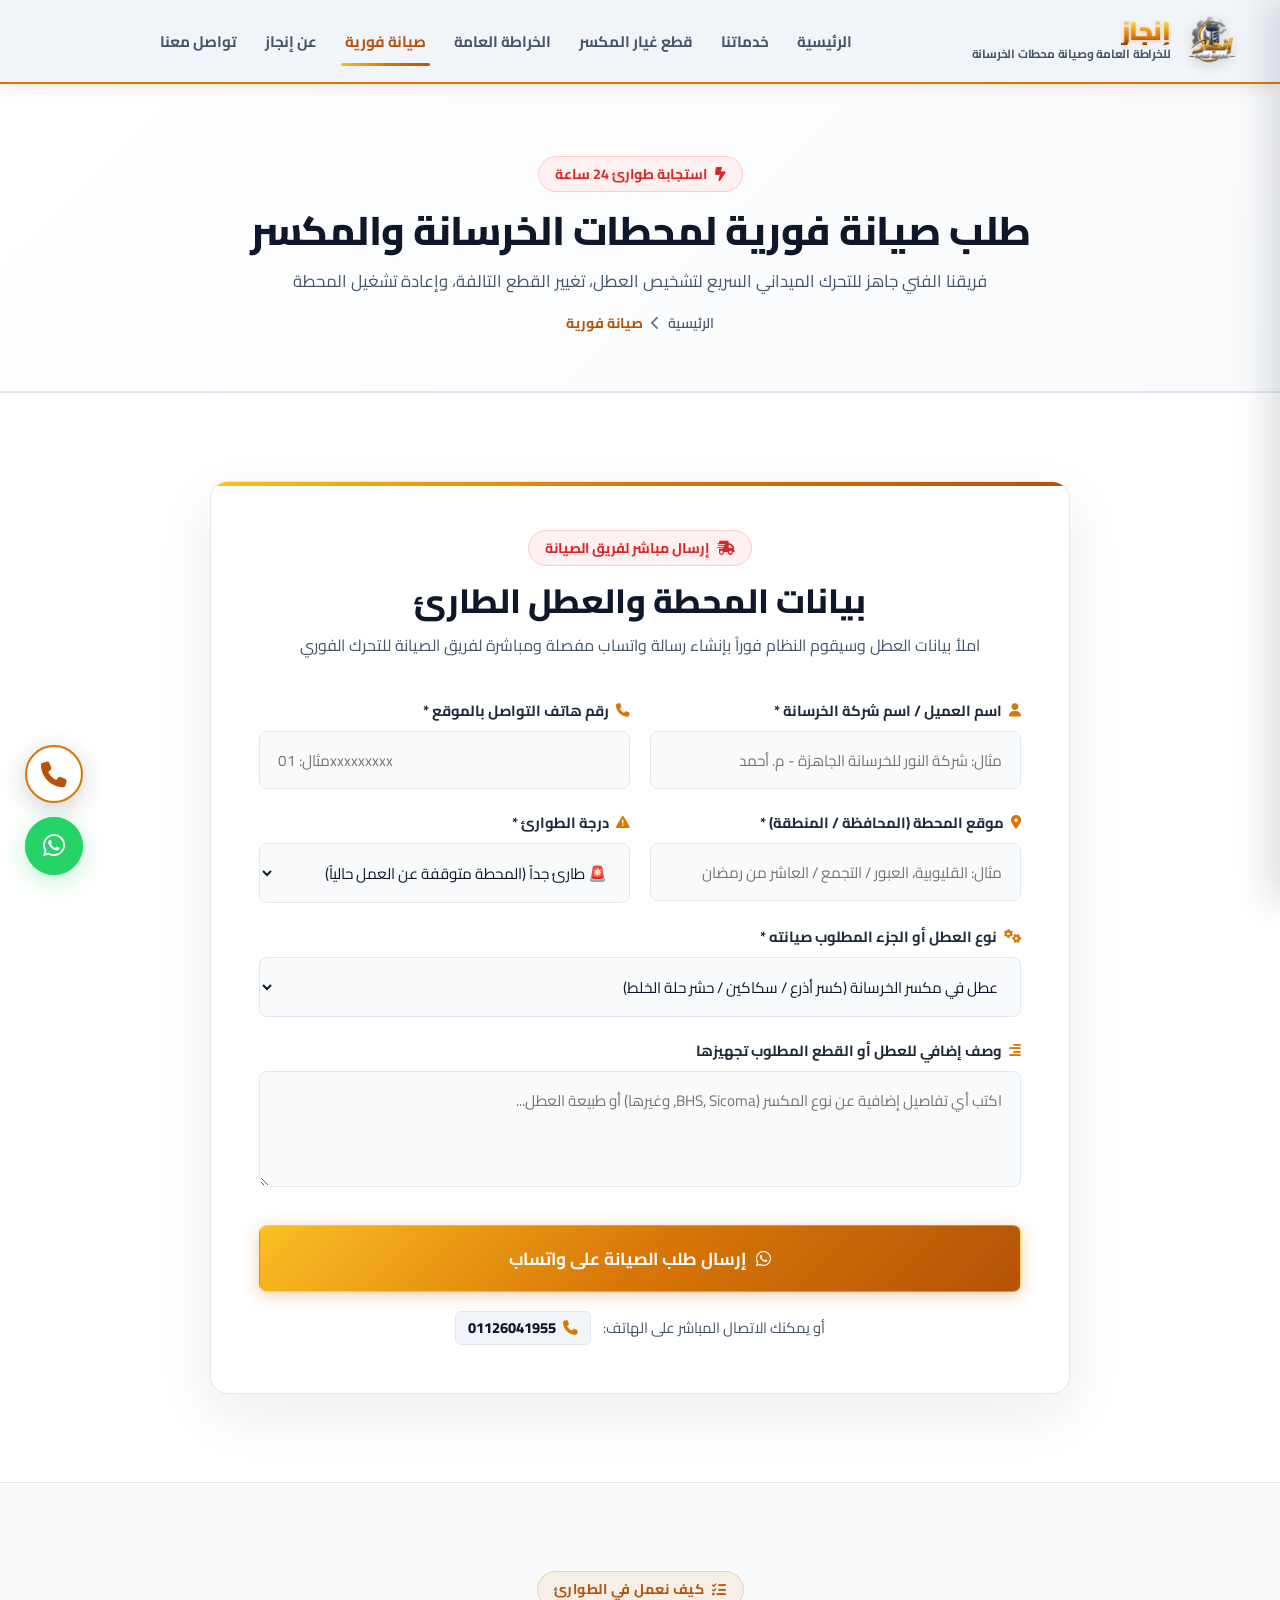
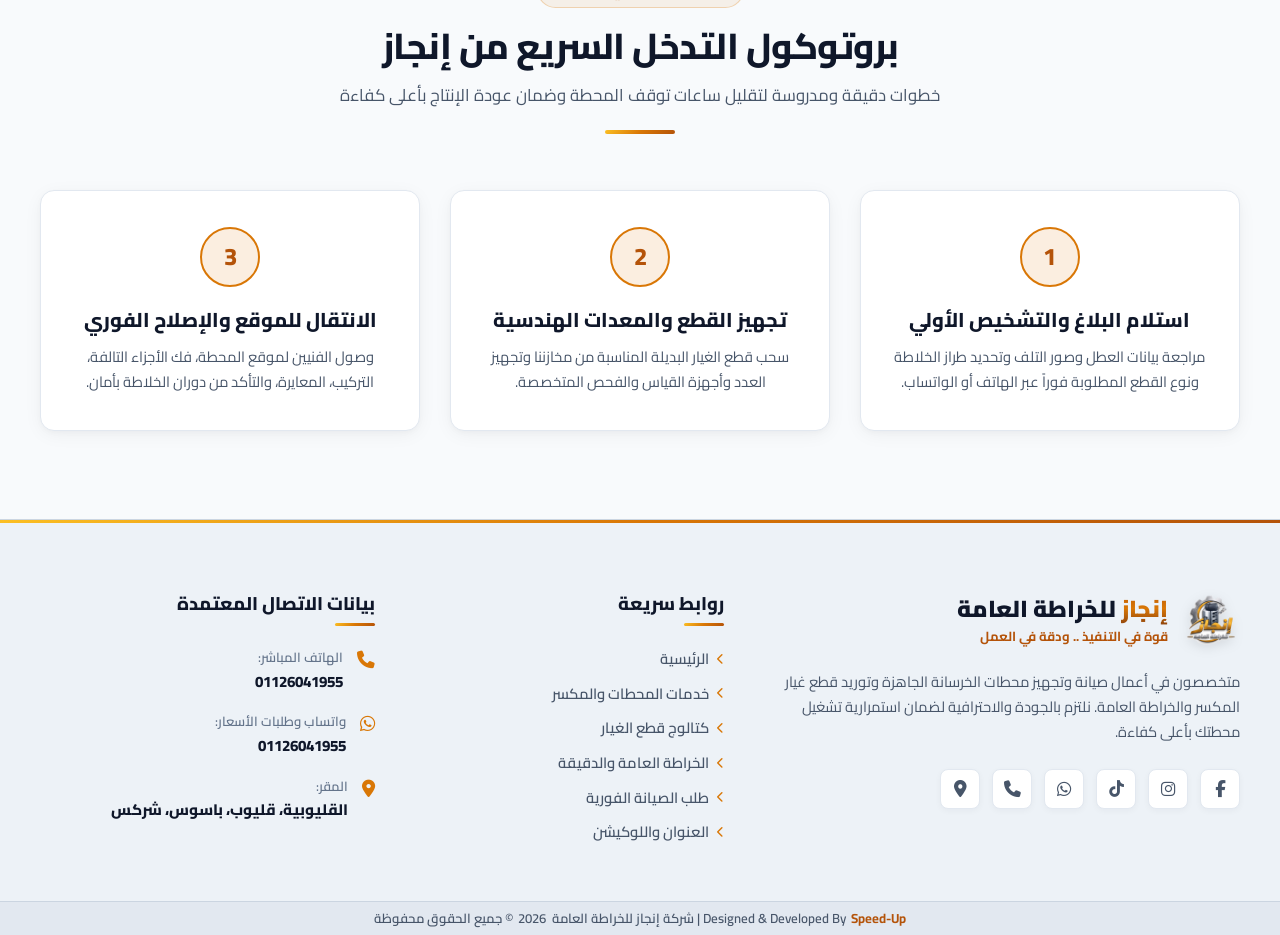
<file: emergency.html>
<!DOCTYPE html>
<html lang="ar" dir="rtl">
<head>
    <meta charset="UTF-8">
    <meta name="viewport" content="width=device-width, initial-scale=1.0">
    <title>طلب صيانة فورية لمحطات الخرسانة | إنجاز للخراطة العامة</title>
    
    <!-- Meta SEO -->
    <meta name="description" content="خدمة الصيانة الفورية والطوارئ 24/7 لمحطات الخرسانة الجاهزة وخلاطات المكسر. فريق هندسي متخصص للتدخل السريع وتقليل فترات التوقف. اتصل أو اطلب عبر واتساب الآن.">
    <meta name="keywords" content="صيانة فورية محطات خرسانة, طوارئ مكسر خرسانة, صيانة خلاطات, تصليح جيربوكس, إنجاز للخراطة العامة">
    <meta name="theme-color" content="#0d0f14">

    <!-- Favicon -->
    <link rel="icon" type="image/webp" href="assets/images/logo.webp">

    <!-- Google Fonts: Cairo -->
    <link rel="preconnect" href="https://fonts.googleapis.com">
    <link rel="preconnect" href="https://fonts.gstatic.com" crossorigin>
    <link href="https://fonts.googleapis.com/css2?family=Cairo:wght@300;400;500;600;700;800;900&display=swap" rel="stylesheet">

    <!-- Font Awesome Icons -->
    <link rel="stylesheet" href="https://cdnjs.cloudflare.com/ajax/libs/font-awesome/6.5.1/css/all.min.css">

    <!-- Custom Stylesheet -->
    <link rel="stylesheet" href="assets/css/style.css">
</head>
<body>

    <!-- Main Navigation Header -->
    <header class="main-header" id="header">
        <div class="container header-container">
            <a href="index.html" class="brand-logo" id="brand-logo-link">
                <img src="assets/images/logo.webp" alt="شعار إنجاز للخراطة العامة" class="logo-img">
                <div class="logo-text">
                    <span class="brand-title">إنجاز</span>
                    <span class="brand-subtitle">للخراطة العامة وصيانة محطات الخرسانة</span>
                </div>
            </a>

            <!-- Desktop Nav Menu -->
            <nav class="nav-menu" id="nav-menu">
                <ul class="nav-list">
                    <li><a href="index.html" class="nav-link">الرئيسية</a></li>
                    <li><a href="index.html#services" class="nav-link">خدماتنا</a></li>
                    <li><a href="products.html" class="nav-link">قطع غيار المكسر</a></li>
                    <li><a href="index.html#machining" class="nav-link">الخراطة العامة</a></li>
                    <li><a href="emergency.html" class="nav-link active">صيانة فورية</a></li>
                    <li><a href="index.html#about" class="nav-link">عن إنجاز</a></li>
                    <li><a href="contact.html" class="nav-link">تواصل معنا</a></li>
                </ul>
            </nav>

            <!-- Header Action CTAs -->
            <div class="header-actions">
                <button class="mobile-toggle" id="mobile-toggle" aria-label="فتح القائمة">
                    <i class="fa-solid fa-bars"></i>
                </button>
            </div>
        </div>
    </header>

    <!-- Mobile Drawer Navigation -->
    <div class="mobile-drawer" id="mobile-drawer">
        <div class="mobile-drawer-header">
            <div class="mobile-brand">
                <img src="assets/images/logo.webp" alt="إنجاز" class="drawer-logo">
                <span class="drawer-title">إنجاز للخراطة العامة</span>
            </div>
            <button class="drawer-close" id="drawer-close" aria-label="إغلاق القائمة">
                <i class="fa-solid fa-xmark"></i>
            </button>
        </div>
        <div class="mobile-drawer-body">
            <ul class="mobile-nav-list">
                <li><a href="index.html" class="mobile-link"><i class="fa-solid fa-house"></i> الرئيسية</a></li>
                <li><a href="index.html#services" class="mobile-link"><i class="fa-solid fa-gears"></i> خدماتنا المتكاملة</a></li>
                <li><a href="products.html" class="mobile-link"><i class="fa-solid fa-cubes-stacked"></i> قطع غيار المكسر</a></li>
                <li><a href="index.html#machining" class="mobile-link"><i class="fa-solid fa-screwdriver-wrench"></i> أعمال الخراطة</a></li>
                <li><a href="emergency.html" class="mobile-link"><i class="fa-solid fa-truck-fast"></i> طلب صيانة فورية</a></li>
                <li><a href="index.html#about" class="mobile-link"><i class="fa-solid fa-shield-halved"></i> عن إنجاز ومميزاتنا</a></li>
                <li><a href="contact.html" class="mobile-link"><i class="fa-solid fa-map-location-dot"></i> العنوان والتواصل</a></li>
            </ul>

            <div class="mobile-contact-card">
                <p class="drawer-card-title"><i class="fa-solid fa-headset"></i> تواصل سريع مع الإدارة الفنية</p>
                <a href="tel:01126041955" class="drawer-call-btn">
                    <i class="fa-solid fa-phone-volume"></i> 01126041955
                </a>
                <a href="https://wa.me/201126041955?text=%D9%85%D8%B1%D8%AD%D8%A8%D8%A7%20%D8%B4%D8%B1%D9%83%D8%A9%20%D8%A5%D9%86%D8%AC%D8%A7%D8%B2%D8%8C%20%D8%A3%D8%B1%D9%8A%D8%AF%20%D8%B7%D9%84%D8%A8%20%D8%B5%D9%8A%D8%A7%D9%86%D8%A9%20%D8%B9%D8%A7%D8%AC%D9%84%D8%A9" target="_blank" rel="noopener" class="drawer-wa-btn">
                    <i class="fa-brands fa-whatsapp"></i> واتساب: 01126041955
                </a>
            </div>
        </div>
    </div>
    <div class="drawer-backdrop" id="drawer-backdrop"></div>

    <!-- Page Banner -->
    <section class="page-banner">
        <div class="container">
            <span class="emergency-pill"><i class="fa-solid fa-bolt-lightning"></i> استجابة طوارئ 24 ساعة</span>
            <h1 class="section-title">طلب صيانة فورية لمحطات الخرسانة والمكسر</h1>
            <p class="section-subtitle">فريقنا الفني جاهز للتحرك الميداني السريع لتشخيص العطل، تغيير القطع التالفة، وإعادة تشغيل المحطة</p>
            <div class="page-breadcrumbs">
                <a href="index.html">الرئيسية</a>
                <i class="fa-solid fa-chevron-left"></i>
                <span class="current">صيانة فورية</span>
            </div>
        </div>
    </section>

    <!-- Emergency Dispatch Form Section -->
    <section class="section emergency-section" id="emergency">
        <div class="container">
            <div class="emergency-wrapper">
                <div class="emergency-header">
                    <span class="emergency-pill"><i class="fa-solid fa-truck-fast"></i> إرسال مباشر لفريق الصيانة</span>
                    <h2 class="emergency-heading">بيانات المحطة والعطل الطارئ</h2>
                    <p class="emergency-sub">
                        املأ بيانات العطل وسيقوم النظام فوراً بإنشاء رسالة واتساب مفصلة ومباشرة لفريق الصيانة للتحرك الفوري
                    </p>
                </div>

                <div class="emergency-form-container">
                    <form id="emergency-form" class="emergency-form">
                        <div class="form-row">
                            <div class="form-group">
                                <label for="client-name"><i class="fa-solid fa-user"></i> اسم العميل / اسم شركة الخرسانة *</label>
                                <input type="text" id="client-name" name="client_name" placeholder="مثال: شركة النور للخرسانة الجاهزة - م. أحمد" required>
                            </div>
                            <div class="form-group">
                                <label for="client-phone"><i class="fa-solid fa-phone"></i> رقم هاتف التواصل بالموقع *</label>
                                <input type="tel" id="client-phone" name="client_phone" placeholder="مثال: 01xxxxxxxxx" required>
                            </div>
                        </div>

                        <div class="form-row">
                            <div class="form-group">
                                <label for="plant-location"><i class="fa-solid fa-location-dot"></i> موقع المحطة (المحافظة / المنطقة) *</label>
                                <input type="text" id="plant-location" name="plant_location" placeholder="مثال: القليوبية، العبور / التجمع / العاشر من رمضان" required>
                            </div>
                            <div class="form-group">
                                <label for="urgency-level"><i class="fa-solid fa-triangle-exclamation"></i> درجة الطوارئ *</label>
                                <select id="urgency-level" name="urgency_level">
                                    <option value="طارئ جداً (المحطة متوقفة عن العمل حالياً)">🚨 طارئ جداً (المحطة متوقفة عن العمل حالياً)</option>
                                    <option value="عاجل (خلال 24 ساعة)">⚡ عاجل (خلال 24 ساعة)</option>
                                    <option value="صيانة مجدولة / دورية">🛠️ صيانة مجدولة / دورية</option>
                                </select>
                            </div>
                        </div>

                        <div class="form-group">
                            <label for="fault-type"><i class="fa-solid fa-gears"></i> نوع العطل أو الجزء المطلوب صيانته *</label>
                            <select id="fault-type" name="fault_type">
                                <option value="عطل في مكسر الخرسانة (كسر أذرع / سكاكين / حشر حلة الخلط)">عطل في مكسر الخرسانة (كسر أذرع / سكاكين / حشر حلة الخلط)</option>
                                <option value="تلف في كراسي التحميل أو سيلينج عمود المكسر وتسريب">تلف في كراسي التحميل أو سيلينج عمود المكسر وتسريب</option>
                                <option value="عطل في صندوق التروس (الجيربوكس) أو تروس التزامن">عطل في صندوق التروس (الجيربوكس) أو تروس التزامن</option>
                                <option value="عطل في بوابات التفريغ والبساتم الهيدروليكية">عطل في بوابات التفريغ والبساتم الهيدروليكية</option>
                                <option value="عطل في سيور نقل الركام أو بكرات السيور">عطل في سيور نقل الركام أو بكرات السيور</option>
                                <option value="عطل ميكانيكي آخر / فحص عام">عطل ميكانيكي آخر / فحص عام</option>
                            </select>
                        </div>

                        <div class="form-group">
                            <label for="fault-details"><i class="fa-solid fa-align-right"></i> وصف إضافي للعطل أو القطع المطلوب تجهيزها</label>
                            <textarea id="fault-details" name="fault_details" rows="3" placeholder="اكتب أي تفاصيل إضافية عن نوع المكسر (BHS, Sicoma, وغيرها) أو طبيعة العطل..."></textarea>
                        </div>

                        <div class="form-actions">
                            <button type="submit" class="btn btn-gold btn-lg pulse-glow" id="submit-emergency-btn">
                                <i class="fa-brands fa-whatsapp"></i> إرسال طلب الصيانة على واتساب
                            </button>
                            <div class="or-call-direct">
                                <span>أو يمكنك الاتصال المباشر على الهاتف:</span>
                                <a href="tel:01126041955" class="direct-call-badge"><i class="fa-solid fa-phone"></i> 01126041955</a>
                            </div>
                        </div>
                    </form>
                </div>
            </div>
        </div>
    </section>

    <!-- Emergency Steps Workflow -->
    <section class="section emergency-steps-section">
        <div class="container">
            <div class="section-header">
                <span class="section-tag"><i class="fa-solid fa-list-check"></i> كيف نعمل في الطوارئ</span>
                <h2 class="section-title">بروتوكول التدخل السريع من إنجاز</h2>
                <p class="section-subtitle">خطوات دقيقة ومدروسة لتقليل ساعات توقف المحطة وضمان عودة الإنتاج بأعلى كفاءة</p>
                <div class="gold-divider"></div>
            </div>

            <div class="services-grid">
                <div class="step-card">
                    <div class="step-badge">1</div>
                    <h3 class="step-title">استلام البلاغ والتشخيص الأولي</h3>
                    <p class="step-desc">
                        مراجعة بيانات العطل وصور التلف وتحديد طراز الخلاطة ونوع القطع المطلوبة فوراً عبر الهاتف أو الواتساب.
                    </p>
                </div>

                <div class="step-card">
                    <div class="step-badge">2</div>
                    <h3 class="step-title">تجهيز القطع والمعدات الهندسية</h3>
                    <p class="step-desc">
                        سحب قطع الغيار البديلة المناسبة من مخازننا وتجهيز العدد وأجهزة القياس والفحص المتخصصة.
                    </p>
                </div>

                <div class="step-card">
                    <div class="step-badge">3</div>
                    <h3 class="step-title">الانتقال للموقع والإصلاح الفوري</h3>
                    <p class="step-desc">
                        وصول الفنيين لموقع المحطة، فك الأجزاء التالفة، التركيب، المعايرة، والتأكد من دوران الخلاطة بأمان.
                    </p>
                </div>
            </div>
        </div>
    </section>

    <!-- Footer -->
    <footer class="main-footer">
        <div class="container footer-container">
            <div class="footer-brand-col">
                <div class="footer-logo">
                    <img src="assets/images/logo.webp" alt="إنجاز للخراطة العامة" class="footer-logo-img">
                    <div>
                        <span class="footer-brand-title">
                            <span class="f-gold">إنجاز</span>
                            <span class="f-steel">للخراطة العامة</span>
                        </span>
                        <span class="footer-tagline">قوة في التنفيذ .. ودقة في العمل</span>
                    </div>
                </div>
                <p class="footer-about">
                    متخصصون في أعمال صيانة وتجهيز محطات الخرسانة الجاهزة وتوريد قطع غيار المكسر والخراطة العامة. نلتزم بالجودة والاحترافية لضمان استمرارية تشغيل محطتك بأعلى كفاءة.
                </p>
                <div class="footer-social-links">
                    <a href="https://www.facebook.com/profile.php?id=61595181280891" target="_blank" rel="noopener" class="social-icon fb" title="فيسبوك"><i class="fa-brands fa-facebook-f"></i></a>
                    <a href="https://www.instagram.com/engaz_company1" target="_blank" rel="noopener" class="social-icon ins" title="إنستجرام"><i class="fa-brands fa-instagram"></i></a>
                    <a href="https://www.tiktok.com/@engaz_company1" target="_blank" rel="noopener" class="social-icon tt" title="تيك توك"><i class="fa-brands fa-tiktok"></i></a>
                    <a href="https://wa.me/201126041955" target="_blank" rel="noopener" class="social-icon wa" title="واتساب"><i class="fa-brands fa-whatsapp"></i></a>
                    <a href="tel:01126041955" class="social-icon ph" title="اتصال"><i class="fa-solid fa-phone"></i></a>
                    <a href="https://maps.app.goo.gl/8zAxEtWGvTJs3rVh8" target="_blank" rel="noopener" class="social-icon map" title="الموقع"><i class="fa-solid fa-location-dot"></i></a>
                </div>
            </div>

            <div class="footer-links-col">
                <h4 class="footer-heading">روابط سريعة</h4>
                <ul class="footer-nav-list">
                    <li><a href="index.html"><i class="fa-solid fa-chevron-left"></i> الرئيسية</a></li>
                    <li><a href="index.html#services"><i class="fa-solid fa-chevron-left"></i> خدمات المحطات والمكسر</a></li>
                    <li><a href="products.html"><i class="fa-solid fa-chevron-left"></i> كتالوج قطع الغيار</a></li>
                    <li><a href="index.html#machining"><i class="fa-solid fa-chevron-left"></i> الخراطة العامة والدقيقة</a></li>
                    <li><a href="emergency.html"><i class="fa-solid fa-chevron-left"></i> طلب الصيانة الفورية</a></li>
                    <li><a href="contact.html"><i class="fa-solid fa-chevron-left"></i> العنوان واللوكيشن</a></li>
                </ul>
            </div>

            <div class="footer-contact-col">
                <h4 class="footer-heading">بيانات الاتصال المعتمدة</h4>
                <div class="footer-contact-list">
                    <div class="f-contact-item">
                        <i class="fa-solid fa-phone"></i>
                        <div>
                            <span>الهاتف المباشر:</span>
                            <a href="tel:01126041955">01126041955</a>
                        </div>
                    </div>
                    <div class="f-contact-item">
                        <i class="fa-brands fa-whatsapp"></i>
                        <div>
                            <span>واتساب وطلبات الأسعار:</span>
                            <a href="https://wa.me/201126041955" target="_blank" rel="noopener">01126041955</a>
                        </div>
                    </div>
                    <div class="f-contact-item">
                        <i class="fa-solid fa-location-dot"></i>
                        <div>
                            <span>المقر:</span>
                            <span>القليوبية، قليوب، باسوس، شركس</span>
                        </div>
                    </div>
                </div>
            </div>
        </div>

        <div class="footer-bottom">
            <div class="container footer-bottom-inner">
                <p class="speedup-credit">جميع الحقوق محفوظة &copy; <span id="year">2026</span> شركة إنجاز للخراطة العامة | Designed &amp; Developed By <a href="https://speed-up.tech" target="_blank" rel="noopener noreferrer">Speed-Up</a></p>
            </div>
        </div>
    </footer>

    <!-- Floating WhatsApp & Emergency Quick Action Widget -->
    <div class="floating-contact-widget">
        <a href="tel:01126041955" class="floating-btn float-phone" title="اتصال فوري 01126041955" aria-label="اتصال هاتف">
            <i class="fa-solid fa-phone"></i>
        </a>
        <a href="https://wa.me/201126041955?text=%D8%A7%D9%84%D8%B3%D9%84%D8%A7%D9%85%20%D8%B9%D9%84%D9%8A%D9%83%D9%85%D8%8C%20%D8%A3%D8%B1%D8%BA%D8%A8%20%D9%81%D9%8A%20%D8%B7%D9%84%D8%A8%20%D8%B5%D9%8A%D8%A7%D9%86%D8%A9%20%D9%81%D9%88%D8%B1%D9%8A%D8%A9" target="_blank" rel="noopener" class="floating-btn float-whatsapp" title="تواصل واتساب 01126041955" aria-label="واتساب">
            <i class="fa-brands fa-whatsapp"></i>
            <span class="float-pulse"></span>
        </a>
    </div>

    <!-- Toast Notification -->
    <div class="toast" id="toast">
        <i class="fa-solid fa-circle-check"></i>
        <span id="toast-text">تمت العملية بنجاح</span>
    </div>

    <!-- Custom Scripts -->
    <script src="assets/js/main.js"></script>
</body>
</html>
</file>
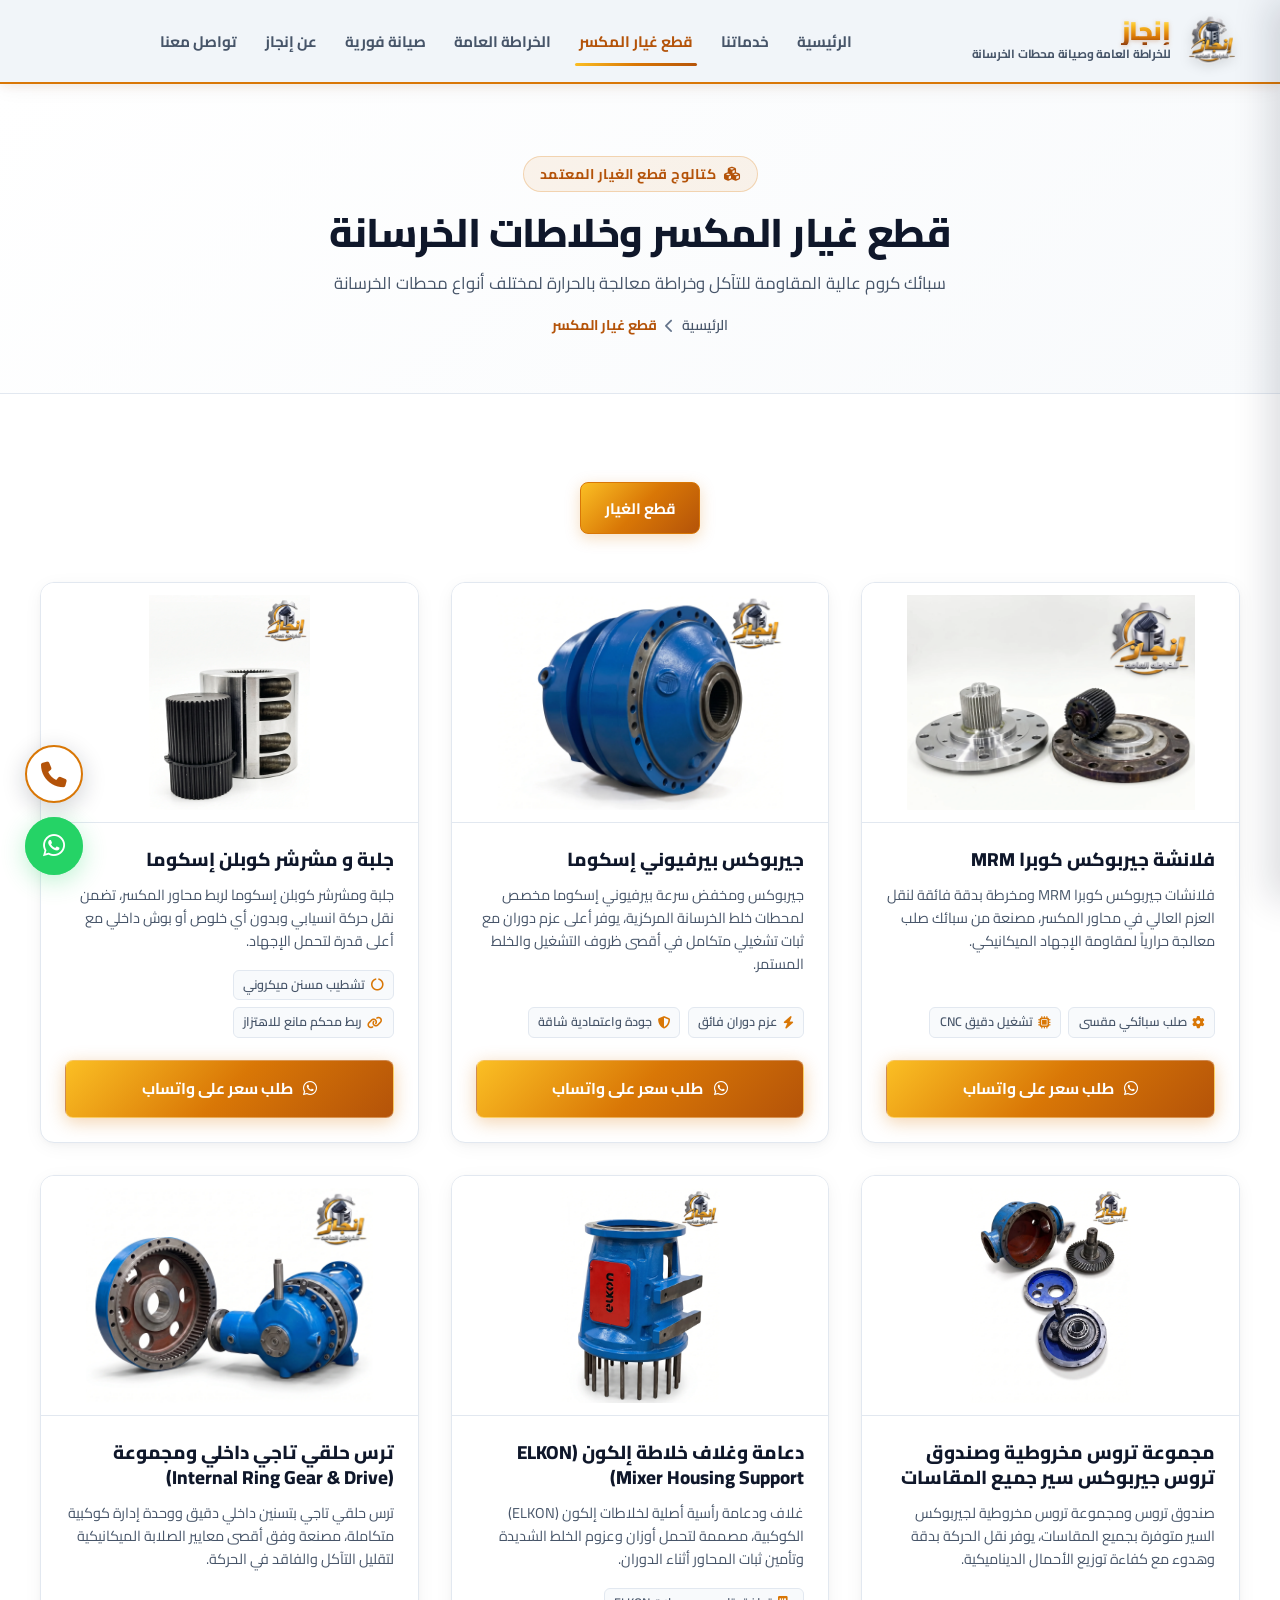
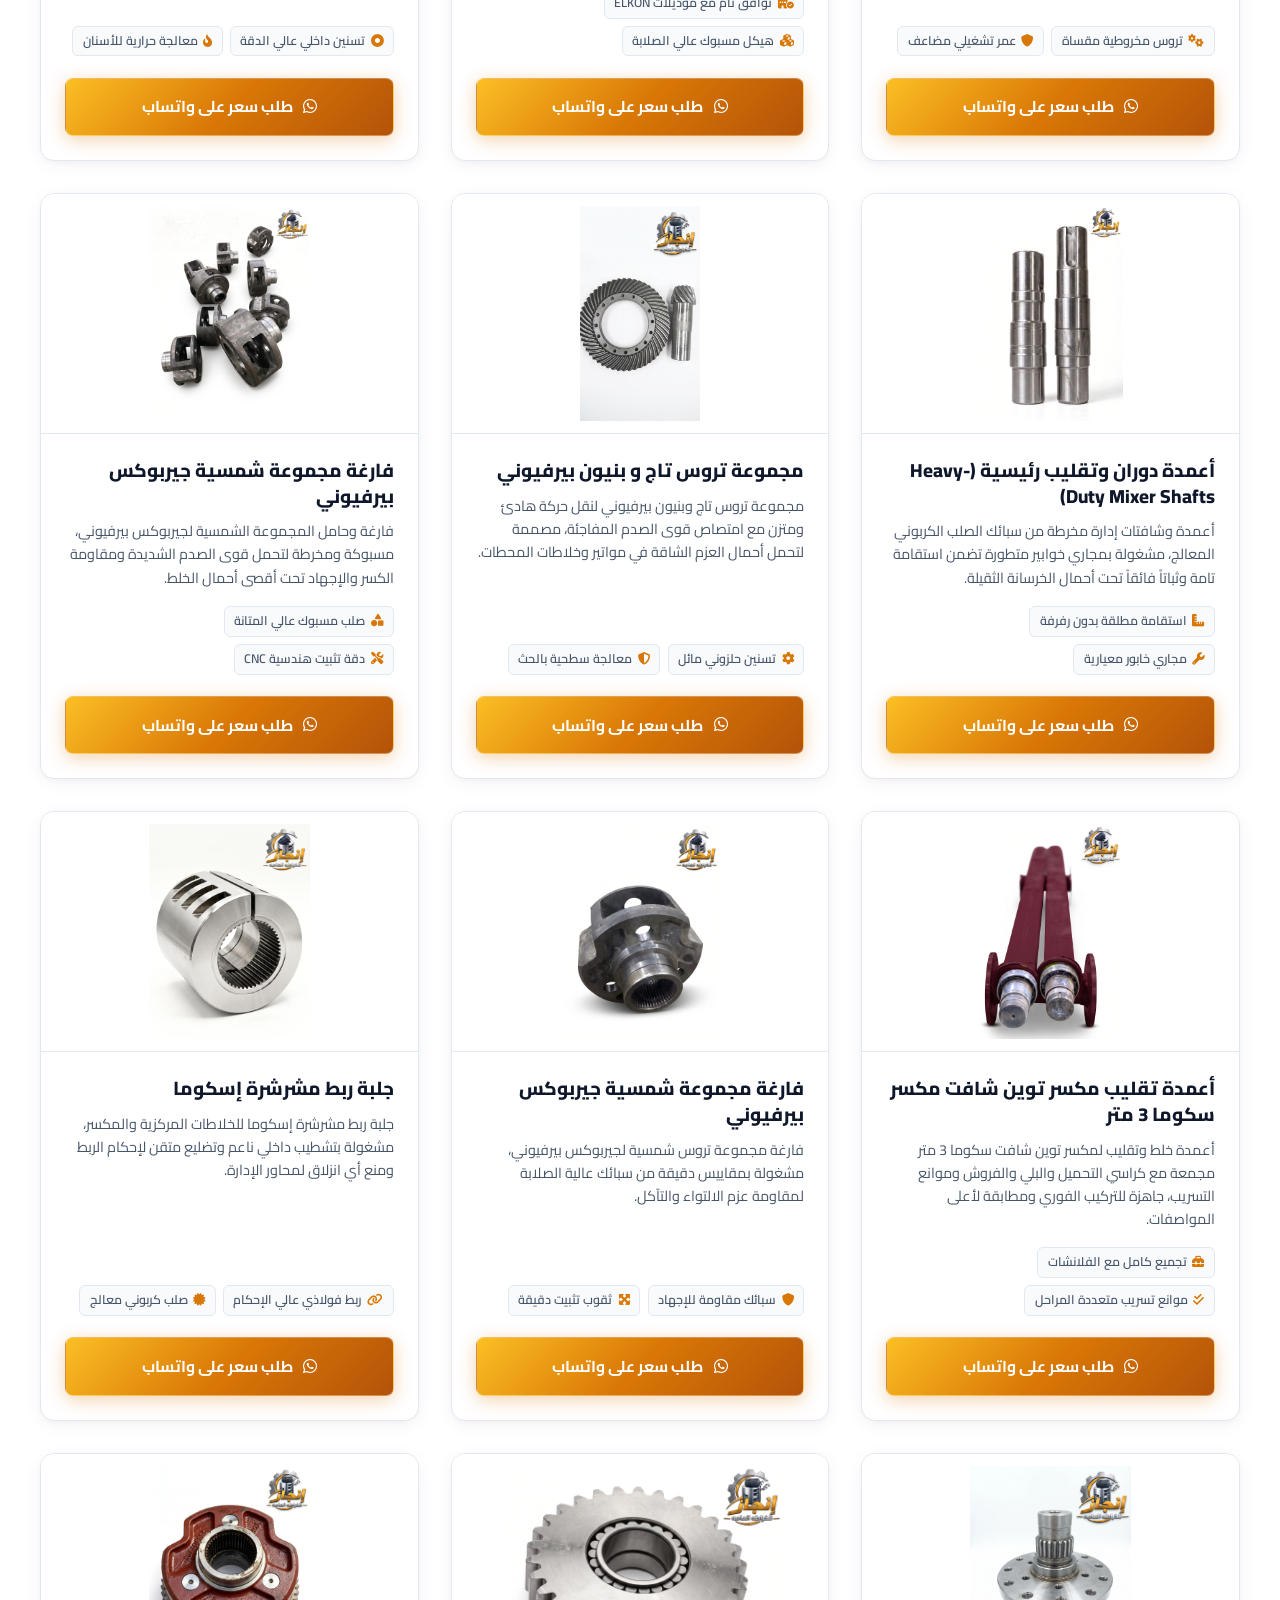
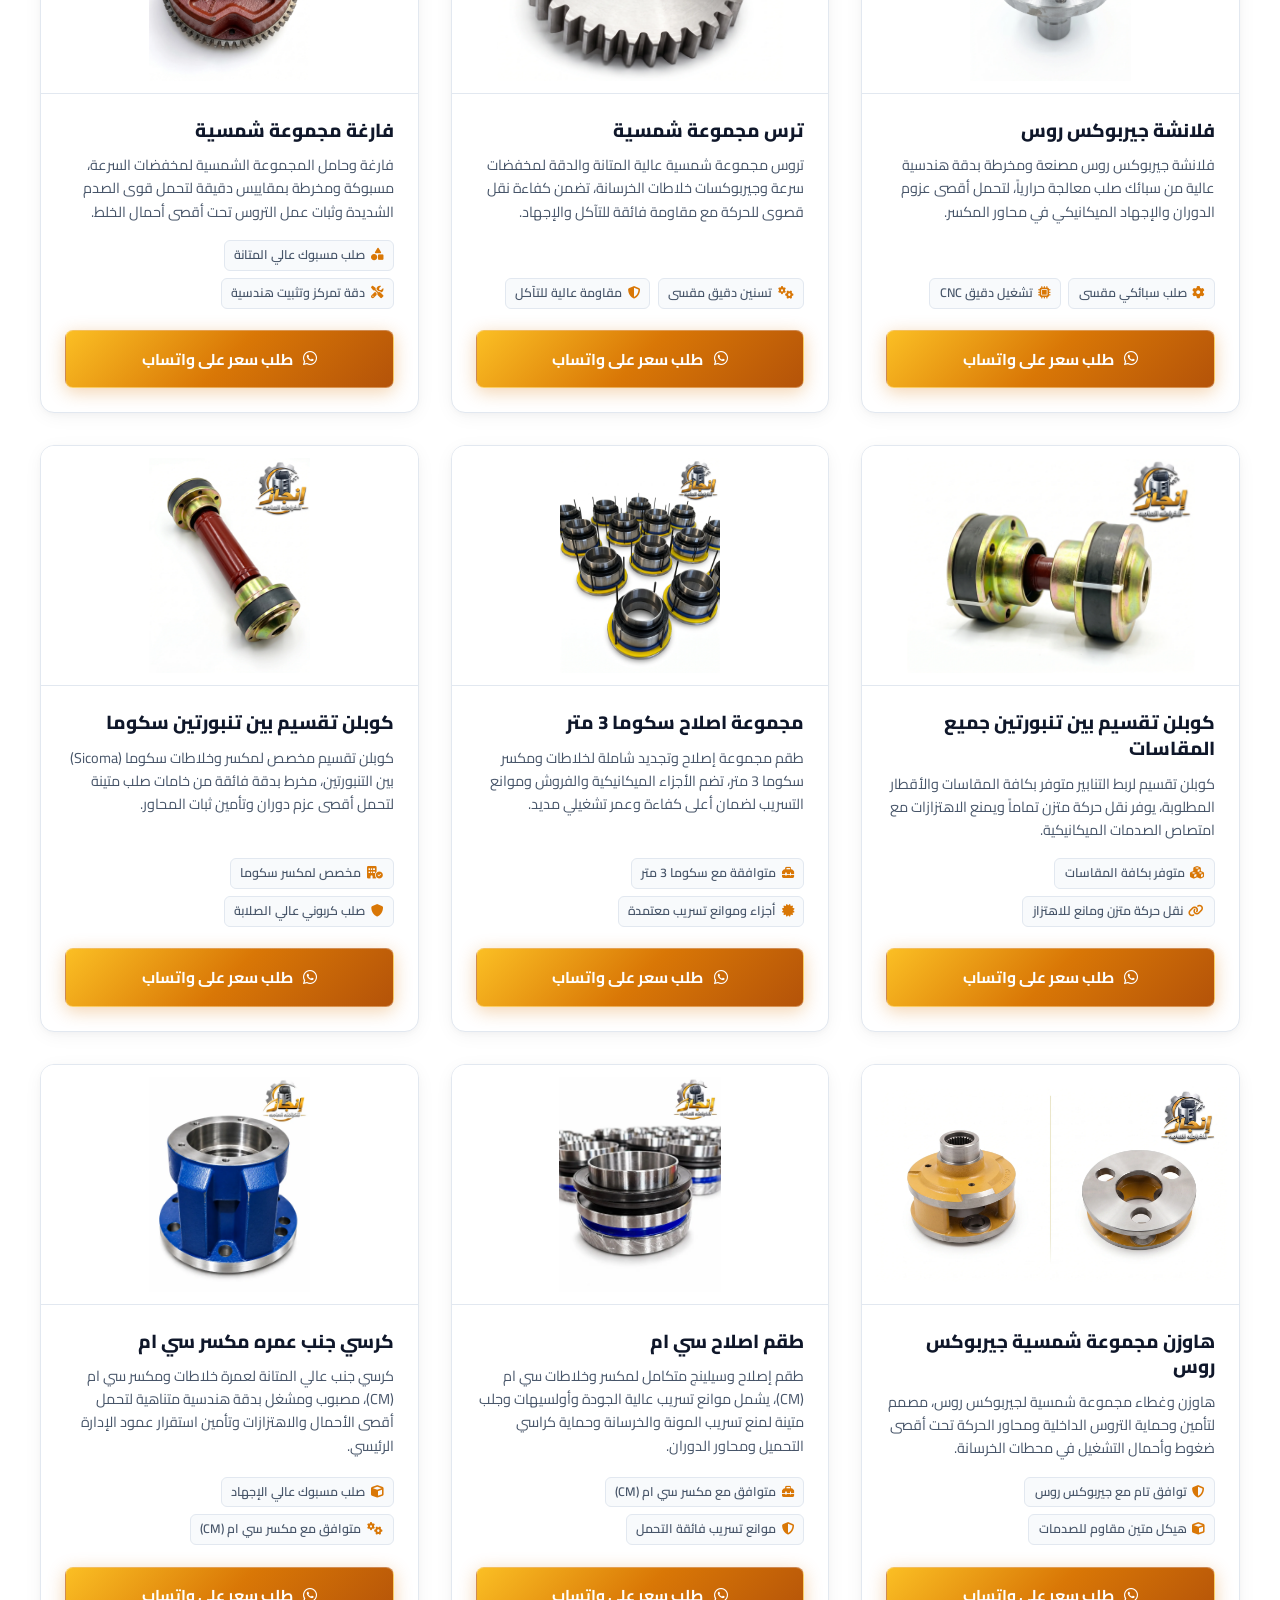
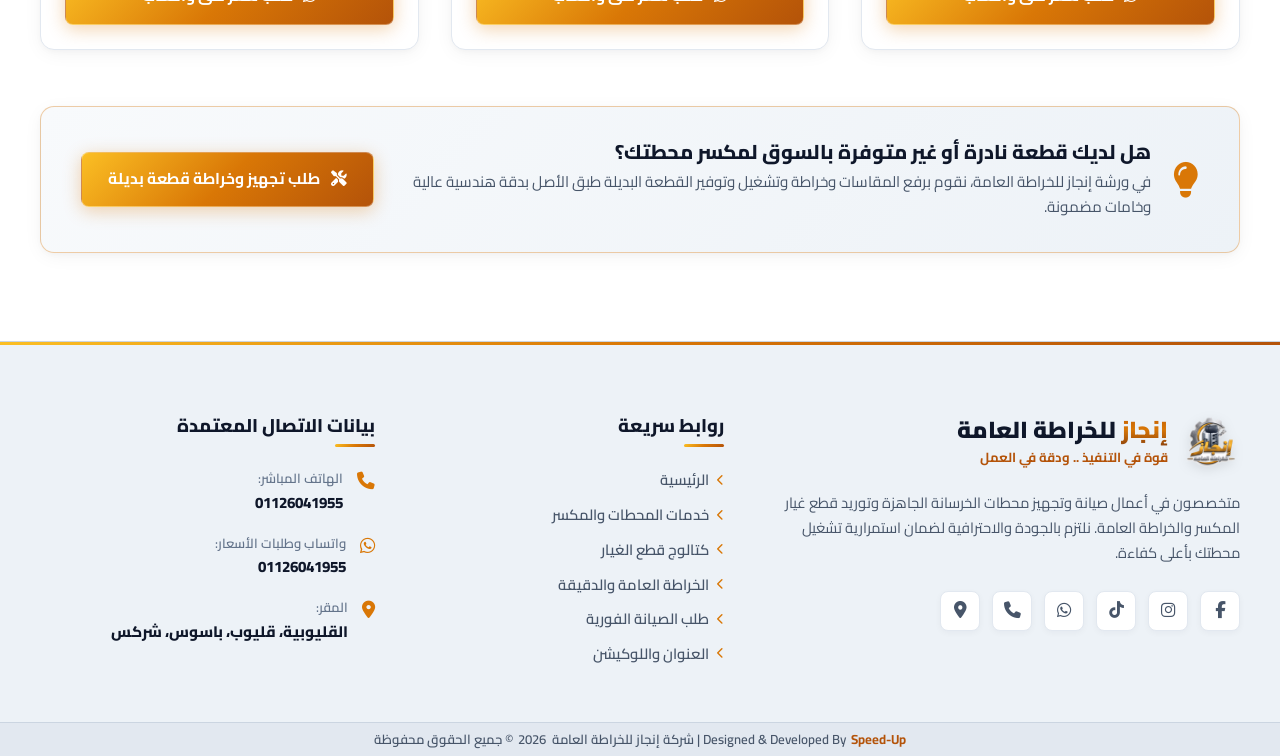
<file: products.html>
<!DOCTYPE html>
<html lang="ar" dir="rtl">
<head>
    <meta charset="UTF-8">
    <meta name="viewport" content="width=device-width, initial-scale=1.0">
    <title>قطع غيار المكسر وخلاطات الخرسانة | إنجاز للخراطة العامة</title>
    
    <!-- Meta SEO -->
    <meta name="description" content="كتالوج قطع غيار خلاطات ومحطات الخرسانة الجاهزة من شركة إنجاز للخراطة العامة: أذرع تقليب، بلاطات تبطين هاردوكس، سكاكين، تروس تزامن، أعمدة إدارة رئيسية، وسيلينج نهايات الأعمدة.">
    <meta name="keywords" content="قطع غيار مكسر, أذرع خلاطة, بلاطات تبطين, تروس مكسر, إنجاز للخراطة العامة, صيانة خلاطات خرسانة">
    <meta name="theme-color" content="#0d0f14">

    <!-- Favicon -->
    <link rel="icon" type="image/webp" href="assets/images/logo.webp">

    <!-- Google Fonts: Cairo -->
    <link rel="preconnect" href="https://fonts.googleapis.com">
    <link rel="preconnect" href="https://fonts.gstatic.com" crossorigin>
    <link href="https://fonts.googleapis.com/css2?family=Cairo:wght@300;400;500;600;700;800;900&display=swap" rel="stylesheet">

    <!-- Font Awesome Icons -->
    <link rel="stylesheet" href="https://cdnjs.cloudflare.com/ajax/libs/font-awesome/6.5.1/css/all.min.css">

    <!-- Custom Stylesheet -->
    <link rel="stylesheet" href="assets/css/style.css">
</head>
<body>

    <!-- Main Navigation Header -->
    <header class="main-header" id="header">
        <div class="container header-container">
            <a href="index.html" class="brand-logo" id="brand-logo-link">
                <img src="assets/images/logo.webp" alt="شعار إنجاز للخراطة العامة" class="logo-img">
                <div class="logo-text">
                    <span class="brand-title">إنجاز</span>
                    <span class="brand-subtitle">للخراطة العامة وصيانة محطات الخرسانة</span>
                </div>
            </a>

            <!-- Desktop Nav Menu -->
            <nav class="nav-menu" id="nav-menu">
                <ul class="nav-list">
                    <li><a href="index.html" class="nav-link">الرئيسية</a></li>
                    <li><a href="index.html#services" class="nav-link">خدماتنا</a></li>
                    <li><a href="products.html" class="nav-link active">قطع غيار المكسر</a></li>
                    <li><a href="index.html#machining" class="nav-link">الخراطة العامة</a></li>
                    <li><a href="emergency.html" class="nav-link">صيانة فورية</a></li>
                    <li><a href="index.html#about" class="nav-link">عن إنجاز</a></li>
                    <li><a href="contact.html" class="nav-link">تواصل معنا</a></li>
                </ul>
            </nav>

            <!-- Header Action CTAs -->
            <div class="header-actions">
                <button class="mobile-toggle" id="mobile-toggle" aria-label="فتح القائمة">
                    <i class="fa-solid fa-bars"></i>
                </button>
            </div>
        </div>
    </header>

    <!-- Mobile Drawer Navigation -->
    <div class="mobile-drawer" id="mobile-drawer">
        <div class="mobile-drawer-header">
            <div class="mobile-brand">
                <img src="assets/images/logo.webp" alt="إنجاز" class="drawer-logo">
                <span class="drawer-title">إنجاز للخراطة العامة</span>
            </div>
            <button class="drawer-close" id="drawer-close" aria-label="إغلاق القائمة">
                <i class="fa-solid fa-xmark"></i>
            </button>
        </div>
        <div class="mobile-drawer-body">
            <ul class="mobile-nav-list">
                <li><a href="index.html" class="mobile-link"><i class="fa-solid fa-house"></i> الرئيسية</a></li>
                <li><a href="index.html#services" class="mobile-link"><i class="fa-solid fa-gears"></i> خدماتنا المتكاملة</a></li>
                <li><a href="products.html" class="mobile-link"><i class="fa-solid fa-cubes-stacked"></i> قطع غيار المكسر</a></li>
                <li><a href="index.html#machining" class="mobile-link"><i class="fa-solid fa-screwdriver-wrench"></i> أعمال الخراطة</a></li>
                <li><a href="emergency.html" class="mobile-link"><i class="fa-solid fa-truck-fast"></i> طلب صيانة فورية</a></li>
                <li><a href="index.html#about" class="mobile-link"><i class="fa-solid fa-shield-halved"></i> عن إنجاز ومميزاتنا</a></li>
                <li><a href="contact.html" class="mobile-link"><i class="fa-solid fa-map-location-dot"></i> العنوان والتواصل</a></li>
            </ul>

            <div class="mobile-contact-card">
                <p class="drawer-card-title"><i class="fa-solid fa-headset"></i> تواصل سريع مع الإدارة الفنية</p>
                <a href="tel:01126041955" class="drawer-call-btn">
                    <i class="fa-solid fa-phone-volume"></i> 01126041955
                </a>
                <a href="https://wa.me/201126041955?text=%D9%85%D8%B1%D8%AD%D8%A8%D8%A7%20%D8%B4%D8%B1%D9%83%D8%A9%20%D8%A5%D9%86%D8%AC%D8%A7%D8%B2%D8%8C%20%D8%A3%D8%B1%D9%8A%D8%AF%20%D8%B7%D9%84%D8%A8%20%D9%82%D8%B7%D8%B9%20%D8%BA%D9%8A%D8%A7%D8%B1%20%D9%85%D9%83%D8%B3%D8%B1" target="_blank" rel="noopener" class="drawer-wa-btn">
                    <i class="fa-brands fa-whatsapp"></i> واتساب: 01126041955
                </a>
            </div>
        </div>
    </div>
    <div class="drawer-backdrop" id="drawer-backdrop"></div>

    <!-- Page Banner -->
    <section class="page-banner">
        <div class="container">
            <span class="section-tag"><i class="fa-solid fa-cubes"></i> كتالوج قطع الغيار المعتمد</span>
            <h1 class="section-title">قطع غيار المكسر وخلاطات الخرسانة</h1>
            <p class="section-subtitle">سبائك كروم عالية المقاومة للتآكل وخراطة معالجة بالحرارة لمختلف أنواع محطات الخرسانة</p>
            <div class="page-breadcrumbs">
                <a href="index.html">الرئيسية</a>
                <i class="fa-solid fa-chevron-left"></i>
                <span class="current">قطع غيار المكسر</span>
            </div>
        </div>
    </section>

    <!-- Products Catalog Section -->
    <section class="section products-section" id="products-catalog">
        <div class="container">
            
            <!-- Category Filter Tabs -->
            <div class="filter-tabs">
                <button class="filter-btn active" data-filter="all">قطع الغيار</button>
            </div>

            <!-- Products Grid -->
            <div class="products-grid" id="products-grid">
                
                <!-- Product 1 -->
                <div class="product-card" data-category="gears">
                    <div class="product-image-container">
                        <img src="assets/images/parts/1.webp" alt="فلانشة جيربوكس كوبرا MRM" class="product-img" loading="lazy">
                    </div>
                    <div class="product-content">
                        <h3 class="product-title">فلانشة جيربوكس كوبرا MRM</h3>
                        <p class="product-desc">
                            فلانشات جيربوكس كوبرا MRM ومخرطة بدقة فائقة لنقل العزم العالي في محاور المكسر، مصنعة من سبائك صلب معالجة حرارياً لمقاومة الإجهاد الميكانيكي.
                        </p>
                        <div class="product-specs">
                            <span class="spec-chip"><i class="fa-solid fa-gear"></i> صلب سبائكي مقسى</span>
                            <span class="spec-chip"><i class="fa-solid fa-microchip"></i> تشغيل دقيق CNC</span>
                        </div>
                        <div class="product-actions">
                            <button class="btn btn-gold btn-block request-quote-btn" 
                                    data-product="فلانشة جيربوكس كوبرا MRM" 
                                    data-code="ENG-FLG-01">
                                <i class="fa-brands fa-whatsapp"></i> طلب سعر على واتساب
                            </button>
                        </div>
                    </div>
                </div>

                <!-- Product 2 -->
                <div class="product-card" data-category="gears">
                    <div class="product-image-container">
                        <img src="assets/images/parts/2.webp" alt="جيربوكس بيرفيوني إسكوما" class="product-img" loading="lazy">
                    </div>
                    <div class="product-content">
                        <h3 class="product-title">جيربوكس بيرفيوني إسكوما</h3>
                        <p class="product-desc">
                            جيربوكس ومخفض سرعة بيرفيوني إسكوما مخصص لمحطات خلط الخرسانة المركزية، يوفر أعلى عزم دوران مع ثبات تشغيلي متكامل في أقصى ظروف التشغيل والخلط المستمر.
                        </p>
                        <div class="product-specs">
                            <span class="spec-chip"><i class="fa-solid fa-bolt"></i> عزم دوران فائق</span>
                            <span class="spec-chip"><i class="fa-solid fa-shield-halved"></i> جودة واعتمادية شاقة</span>
                        </div>
                        <div class="product-actions">
                            <button class="btn btn-gold btn-block request-quote-btn" 
                                    data-product="جيربوكس بيرفيوني إسكوما" 
                                    data-code="ENG-GBX-02">
                                <i class="fa-brands fa-whatsapp"></i> طلب سعر على واتساب
                            </button>
                        </div>
                    </div>
                </div>

                <!-- Product 3 -->
                <div class="product-card" data-category="seals gears">
                    <div class="product-image-container">
                        <img src="assets/images/parts/3.webp" alt="جلبة و مشرشر كوبلن إسكوما" class="product-img" loading="lazy">
                    </div>
                    <div class="product-content">
                        <h3 class="product-title">جلبة و مشرشر كوبلن إسكوما</h3>
                        <p class="product-desc">
                            جلبة ومشرشر كوبلن إسكوما لربط محاور المكسر، تضمن نقل حركة انسيابي وبدون أي خلوص أو بوش داخلي مع أعلى قدرة لتحمل الإجهاد.
                        </p>
                        <div class="product-specs">
                            <span class="spec-chip"><i class="fa-solid fa-circle-notch"></i> تشطيب مسنن ميكروني</span>
                            <span class="spec-chip"><i class="fa-solid fa-link"></i> ربط محكم مانع للاهتزاز</span>
                        </div>
                        <div class="product-actions">
                            <button class="btn btn-gold btn-block request-quote-btn" 
                                    data-product="جلبة و مشرشر كوبلن إسكوما" 
                                    data-code="ENG-CPL-03">
                                <i class="fa-brands fa-whatsapp"></i> طلب سعر على واتساب
                            </button>
                        </div>
                    </div>
                </div>

                <!-- Product 4 -->
                <div class="product-card" data-category="gears">
                    <div class="product-image-container">
                        <img src="assets/images/parts/4.webp" alt="مجموعة تروس مخروطية وصندوق تروس جيربوكس سير جميع المقاسات" class="product-img" loading="lazy">
                    </div>
                    <div class="product-content">
                        <h3 class="product-title">مجموعة تروس مخروطية وصندوق تروس جيربوكس سير جميع المقاسات</h3>
                        <p class="product-desc">
                            صندوق تروس ومجموعة تروس مخروطية لجيربوكس السير متوفرة بجميع المقاسات، يوفر نقل الحركة بدقة وهدوء مع كفاءة توزيع الأحمال الديناميكية.
                        </p>
                        <div class="product-specs">
                            <span class="spec-chip"><i class="fa-solid fa-gears"></i> تروس مخروطية مقساة</span>
                            <span class="spec-chip"><i class="fa-solid fa-shield"></i> عمر تشغيلي مضاعف</span>
                        </div>
                        <div class="product-actions">
                            <button class="btn btn-gold btn-block request-quote-btn" 
                                    data-product="مجموعة تروس مخروطية وصندوق تروس جيربوكس سير جميع المقاسات" 
                                    data-code="ENG-BVG-04">
                                <i class="fa-brands fa-whatsapp"></i> طلب سعر على واتساب
                            </button>
                        </div>
                    </div>
                </div>

                <!-- Product 5 -->
                <div class="product-card" data-category="arms">
                    <div class="product-image-container">
                        <img src="assets/images/parts/5.webp" alt="دعامة وغلاف خلاطة إلكون الكوكبية" class="product-img" loading="lazy">
                    </div>
                    <div class="product-content">
                        <h3 class="product-title">دعامة وغلاف خلاطة إلكون  (ELKON Mixer Housing Support)</h3>
                        <p class="product-desc">
                            غلاف ودعامة رأسية أصلية لخلاطات إلكون (ELKON) الكوكبية، مصممة لتحمل أوزان وعزوم الخلط الشديدة وتأمين ثبات المحاور أثناء الدوران.
                        </p>
                        <div class="product-specs">
                            <span class="spec-chip"><i class="fa-solid fa-building-circle-check"></i> توافق تام مع موديلات ELKON</span>
                            <span class="spec-chip"><i class="fa-solid fa-cubes"></i> هيكل مسبوك عالي الصلابة</span>
                        </div>
                        <div class="product-actions">
                            <button class="btn btn-gold btn-block request-quote-btn" 
                                    data-product="دعامة وغلاف خلاطة إلكون الكوكبية (ELKON Mixer Housing Support)" 
                                    data-code="ENG-ELK-05">
                                <i class="fa-brands fa-whatsapp"></i> طلب سعر على واتساب
                            </button>
                        </div>
                    </div>
                </div>

                <!-- Product 6 -->
                <div class="product-card" data-category="gears">
                    <div class="product-image-container">
                        <img src="assets/images/parts/6.webp" alt="ترس حلقي تاجي داخلي ومجموعة كوكبية" class="product-img" loading="lazy">
                    </div>
                    <div class="product-content">
                        <h3 class="product-title">ترس حلقي تاجي داخلي ومجموعة (Internal Ring Gear &amp; Drive)</h3>
                        <p class="product-desc">
                            ترس حلقي تاجي بتسنين داخلي دقيق ووحدة إدارة كوكبية متكاملة، مصنعة وفق أقصى معايير الصلابة الميكانيكية لتقليل التآكل والفاقد في الحركة.
                        </p>
                        <div class="product-specs">
                            <span class="spec-chip"><i class="fa-solid fa-circle-dot"></i> تسنين داخلي عالي الدقة</span>
                            <span class="spec-chip"><i class="fa-solid fa-fire-flame-curved"></i> معالجة حرارية للأسنان</span>
                        </div>
                        <div class="product-actions">
                            <button class="btn btn-gold btn-block request-quote-btn" 
                                    data-product="ترس حلقي تاجي داخلي ومجموعة كوكبية (Internal Ring Gear &amp; Drive)" 
                                    data-code="ENG-RNG-06">
                                <i class="fa-brands fa-whatsapp"></i> طلب سعر على واتساب
                            </button>
                        </div>
                    </div>
                </div>

                <!-- Product 7 -->
                <div class="product-card" data-category="shafts gears">
                    <div class="product-image-container">
                        <img src="assets/images/parts/7.webp" alt="أعمدة دوران وتقليب رئيسية مع مجاري خابور" class="product-img" loading="lazy">
                    </div>
                    <div class="product-content">
                        <h3 class="product-title">أعمدة دوران وتقليب رئيسية (Heavy-Duty Mixer Shafts)</h3>
                        <p class="product-desc">
                            أعمدة وشافتات إدارة مخرطة من سبائك الصلب الكربوني المعالج، مشغولة بمجاري خوابير متطورة تضمن استقامة تامة وثباتاً فائقاً تحت أحمال الخرسانة الثقيلة.
                        </p>
                        <div class="product-specs">
                            <span class="spec-chip"><i class="fa-solid fa-ruler-combined"></i> استقامة مطلقة بدون رفرفة</span>
                            <span class="spec-chip"><i class="fa-solid fa-wrench"></i> مجاري خابور معيارية</span>
                        </div>
                        <div class="product-actions">
                            <button class="btn btn-gold btn-block request-quote-btn" 
                                    data-product="أعمدة دوران وتقليب رئيسية (Heavy-Duty Mixer Shafts)" 
                                    data-code="ENG-SHT-07">
                                <i class="fa-brands fa-whatsapp"></i> طلب سعر على واتساب
                            </button>
                        </div>
                    </div>
                </div>

                <!-- Product 8 -->
                <div class="product-card" data-category="gears">
                    <div class="product-image-container">
                        <img src="assets/images/parts/8.webp" alt="مجموعة تروس تاج و بنيون بيرفيوني" class="product-img" loading="lazy">
                    </div>
                    <div class="product-content">
                        <h3 class="product-title">مجموعة تروس تاج و بنيون بيرفيوني</h3>
                        <p class="product-desc">
                            مجموعة تروس تاج وبنيون بيرفيوني لنقل حركة هادئ ومتزن مع امتصاص قوى الصدم المفاجئة، مصممة لتحمل أحمال العزم الشاقة في مواتير وخلاطات المحطات.
                        </p>
                        <div class="product-specs">
                            <span class="spec-chip"><i class="fa-solid fa-gear"></i> تسنين حلزوني مائل</span>
                            <span class="spec-chip"><i class="fa-solid fa-shield-halved"></i> معالجة سطحية بالحث</span>
                        </div>
                        <div class="product-actions">
                            <button class="btn btn-gold btn-block request-quote-btn" 
                                    data-product="مجموعة تروس تاج و بنيون بيرفيوني" 
                                    data-code="ENG-HLC-08">
                                <i class="fa-brands fa-whatsapp"></i> طلب سعر على واتساب
                            </button>
                        </div>
                    </div>
                </div>

                <!-- Product 9 -->
                <div class="product-card" data-category="gears">
                    <div class="product-image-container">
                        <img src="assets/images/parts/9.webp" alt="فارغة مجموعة شمسية جيربوكس بيرفيوني" class="product-img" loading="lazy">
                    </div>
                    <div class="product-content">
                        <h3 class="product-title">فارغة مجموعة شمسية جيربوكس بيرفيوني</h3>
                        <p class="product-desc">
                            فارغة وحامل المجموعة الشمسية لجيربوكس بيرفيوني، مسبوكة ومخرطة لتحمل قوى الصدم الشديدة ومقاومة الكسر والإجهاد تحت أقصى أحمال الخلط.
                        </p>
                        <div class="product-specs">
                            <span class="spec-chip"><i class="fa-solid fa-shapes"></i> صلب مسبوك عالي المتانة</span>
                            <span class="spec-chip"><i class="fa-solid fa-screwdriver-wrench"></i> دقة تثبيت هندسية CNC</span>
                        </div>
                        <div class="product-actions">
                            <button class="btn btn-gold btn-block request-quote-btn" 
                                    data-product="فارغة مجموعة شمسية جيربوكس بيرفيوني" 
                                    data-code="ENG-HUB-09">
                                <i class="fa-brands fa-whatsapp"></i> طلب سعر على واتساب
                            </button>
                        </div>
                    </div>
                </div>

                <!-- Product 10 -->
                <div class="product-card" data-category="shafts arms">
                    <div class="product-image-container">
                        <img src="assets/images/parts/10.webp" alt="أعمدة تقليب مكسر توين شافت مكسر سكوما 3 متر" class="product-img" loading="lazy">
                    </div>
                    <div class="product-content">
                        <h3 class="product-title">أعمدة تقليب مكسر توين شافت مكسر سكوما 3 متر</h3>
                        <p class="product-desc">
                            أعمدة خلط وتقليب لمكسر توين شافت سكوما 3 متر مجمعة مع كراسي التحميل والبلي والفروش وموانع التسريب، جاهزة للتركيب الفوري ومطابقة لأعلى المواصفات.
                        </p>
                        <div class="product-specs">
                            <span class="spec-chip"><i class="fa-solid fa-toolbox"></i> تجميع كامل مع الفلانشات</span>
                            <span class="spec-chip"><i class="fa-solid fa-check-double"></i> موانع تسريب متعددة المراحل</span>
                        </div>
                        <div class="product-actions">
                            <button class="btn btn-gold btn-block request-quote-btn" 
                                    data-product="أعمدة تقليب مكسر توين شافت مكسر سكوما 3 متر" 
                                    data-code="ENG-TWN-10">
                                <i class="fa-brands fa-whatsapp"></i> طلب سعر على واتساب
                            </button>
                        </div>
                    </div>
                </div>

                <!-- Product 11 -->
                <div class="product-card" data-category="gears">
                    <div class="product-image-container">
                        <img src="assets/images/parts/11.webp" alt="فارغة مجموعة شمسية جيربوكس بيرفيوني" class="product-img" loading="lazy">
                    </div>
                    <div class="product-content">
                        <h3 class="product-title">فارغة مجموعة شمسية جيربوكس بيرفيوني</h3>
                        <p class="product-desc">
                            فارغة مجموعة تروس شمسية لجيربوكس بيرفيوني، مشغولة بمقاييس دقيقة من سبائك عالية الصلابة لمقاومة عزم الالتواء والتآكل.
                        </p>
                        <div class="product-specs">
                            <span class="spec-chip"><i class="fa-solid fa-shield"></i> سبائك مقاومة للإجهاد</span>
                            <span class="spec-chip"><i class="fa-solid fa-maximize"></i> ثقوب تثبيت دقيقة</span>
                        </div>
                        <div class="product-actions">
                            <button class="btn btn-gold btn-block request-quote-btn" 
                                    data-product="فارغة مجموعة شمسية جيربوكس بيرفيوني" 
                                    data-code="ENG-BRK-11">
                                <i class="fa-brands fa-whatsapp"></i> طلب سعر على واتساب
                            </button>
                        </div>
                    </div>
                </div>

                <!-- Product 12 -->
                <div class="product-card" data-category="seals gears">
                    <div class="product-image-container">
                        <img src="assets/images/parts/12.webp" alt="جلبة ربط مشرشرة إسكوما" class="product-img" loading="lazy">
                    </div>
                    <div class="product-content">
                        <h3 class="product-title">جلبة ربط مشرشرة إسكوما</h3>
                        <p class="product-desc">
                            جلبة ربط مشرشرة إسكوما للخلاطات المركزية والمكسر، مشغولة بتشطيب داخلي ناعم وتضليع متقن لإحكام الربط ومنع أي انزلاق لمحاور الإدارة.
                        </p>
                        <div class="product-specs">
                            <span class="spec-chip"><i class="fa-solid fa-link"></i> ربط فولاذي عالي الإحكام</span>
                            <span class="spec-chip"><i class="fa-solid fa-certificate"></i> صلب كربوني معالج</span>
                        </div>
                        <div class="product-actions">
                            <button class="btn btn-gold btn-block request-quote-btn" 
                                    data-product="جلبة ربط مشرشرة إسكوما" 
                                    data-code="ENG-SLV-12">
                                <i class="fa-brands fa-whatsapp"></i> طلب سعر على واتساب
                            </button>
                        </div>
                    </div>
                </div>

                <!-- Product 13 -->
                <div class="product-card" data-category="gears">
                    <div class="product-image-container">
                        <img src="assets/images/parts/13.webp" alt="فلانشة جيربوكس روس" class="product-img" loading="lazy">
                    </div>
                    <div class="product-content">
                        <h3 class="product-title">فلانشة جيربوكس روس</h3>
                        <p class="product-desc">
                            فلانشة جيربوكس روس مصنعة ومخرطة بدقة هندسية عالية من سبائك صلب معالجة حرارياً، لتحمل أقصى عزوم الدوران والإجهاد الميكانيكي في محاور المكسر.
                        </p>
                        <div class="product-specs">
                            <span class="spec-chip"><i class="fa-solid fa-gear"></i> صلب سبائكي مقسى</span>
                            <span class="spec-chip"><i class="fa-solid fa-microchip"></i> تشغيل دقيق CNC</span>
                        </div>
                        <div class="product-actions">
                            <button class="btn btn-gold btn-block request-quote-btn" 
                                    data-product="فلانشة جيربوكس روس" 
                                    data-code="ENG-FLG-13">
                                <i class="fa-brands fa-whatsapp"></i> طلب سعر على واتساب
                            </button>
                        </div>
                    </div>
                </div>

                <!-- Product 14 -->
                <div class="product-card" data-category="gears">
                    <div class="product-image-container">
                        <img src="assets/images/parts/14.webp" alt="ترس مجموعة شمسية" class="product-img" loading="lazy">
                    </div>
                    <div class="product-content">
                        <h3 class="product-title">ترس مجموعة شمسية</h3>
                        <p class="product-desc">
                            تروس مجموعة شمسية عالية المتانة والدقة لمخفضات سرعة وجيربوكسات خلاطات الخرسانة، تضمن كفاءة نقل قصوى للحركة مع مقاومة فائقة للتآكل والإجهاد.
                        </p>
                        <div class="product-specs">
                            <span class="spec-chip"><i class="fa-solid fa-gears"></i> تسنين دقيق مقسى</span>
                            <span class="spec-chip"><i class="fa-solid fa-shield-halved"></i> مقاومة عالية للتآكل</span>
                        </div>
                        <div class="product-actions">
                            <button class="btn btn-gold btn-block request-quote-btn" 
                                    data-product="ترس مجموعة شمسية" 
                                    data-code="ENG-SUN-14">
                                <i class="fa-brands fa-whatsapp"></i> طلب سعر على واتساب
                            </button>
                        </div>
                    </div>
                </div>

                <!-- Product 15 -->
                <div class="product-card" data-category="gears">
                    <div class="product-image-container">
                        <img src="assets/images/parts/15.webp" alt="فارغة مجموعة شمسية" class="product-img" loading="lazy">
                    </div>
                    <div class="product-content">
                        <h3 class="product-title">فارغة مجموعة شمسية</h3>
                        <p class="product-desc">
                            فارغة وحامل المجموعة الشمسية لمخفضات السرعة، مسبوكة ومخرطة بمقاييس دقيقة لتحمل قوى الصدم الشديدة وثبات عمل التروس تحت أقصى أحمال الخلط.
                        </p>
                        <div class="product-specs">
                            <span class="spec-chip"><i class="fa-solid fa-shapes"></i> صلب مسبوك عالي المتانة</span>
                            <span class="spec-chip"><i class="fa-solid fa-screwdriver-wrench"></i> دقة تمركز وتثبيت هندسية</span>
                        </div>
                        <div class="product-actions">
                            <button class="btn btn-gold btn-block request-quote-btn" 
                                    data-product="فارغة مجموعة شمسية" 
                                    data-code="ENG-HUB-15">
                                <i class="fa-brands fa-whatsapp"></i> طلب سعر على واتساب
                            </button>
                        </div>
                    </div>
                </div>

                <!-- Product 16 -->
                <div class="product-card" data-category="gears">
                    <div class="product-image-container">
                        <img src="assets/images/parts/16.webp" alt="كوبلن تقسيم بين تنبورتين جميع المقاسات" class="product-img" loading="lazy">
                    </div>
                    <div class="product-content">
                        <h3 class="product-title">كوبلن تقسيم بين تنبورتين جميع المقاسات</h3>
                        <p class="product-desc">
                            كوبلن تقسيم لربط التنابير متوفر بكافة المقاسات والأقطار المطلوبة، يوفر نقل حركة متزن تماماً ويمنع الاهتزازات مع امتصاص الصدمات الميكانيكية.
                        </p>
                        <div class="product-specs">
                            <span class="spec-chip"><i class="fa-solid fa-cubes"></i> متوفر بكافة المقاسات</span>
                            <span class="spec-chip"><i class="fa-solid fa-link"></i> نقل حركة متزن ومانع للاهتزاز</span>
                        </div>
                        <div class="product-actions">
                            <button class="btn btn-gold btn-block request-quote-btn" 
                                    data-product="كوبلن تقسيم بين تنبورتين جميع المقاسات" 
                                    data-code="ENG-CPL-16">
                                <i class="fa-brands fa-whatsapp"></i> طلب سعر على واتساب
                            </button>
                        </div>
                    </div>
                </div>

                <!-- Product 17 -->
                <div class="product-card" data-category="seals gears">
                    <div class="product-image-container">
                        <img src="assets/images/parts/17.webp" alt="مجموعة اصلاح سكوما 3 متر" class="product-img" loading="lazy">
                    </div>
                    <div class="product-content">
                        <h3 class="product-title">مجموعة اصلاح سكوما 3 متر</h3>
                        <p class="product-desc">
                            طقم مجموعة إصلاح وتجديد شاملة لخلاطات ومكسر سكوما 3 متر، تضم الأجزاء الميكانيكية والفروش وموانع التسريب لضمان أعلى كفاءة وعمر تشغيلي مديد.
                        </p>
                        <div class="product-specs">
                            <span class="spec-chip"><i class="fa-solid fa-toolbox"></i> متوافقة مع سكوما 3 متر</span>
                            <span class="spec-chip"><i class="fa-solid fa-certificate"></i> أجزاء وموانع تسريب معتمدة</span>
                        </div>
                        <div class="product-actions">
                            <button class="btn btn-gold btn-block request-quote-btn" 
                                    data-product="مجموعة اصلاح سكوما 3 متر" 
                                    data-code="ENG-KIT-17">
                                <i class="fa-brands fa-whatsapp"></i> طلب سعر على واتساب
                            </button>
                        </div>
                    </div>
                </div>

                <!-- Product 18 -->
                <div class="product-card" data-category="gears">
                    <div class="product-image-container">
                        <img src="assets/images/parts/18.webp" alt="كوبلن تقسيم بين تنبورتين سكوما" class="product-img" loading="lazy">
                    </div>
                    <div class="product-content">
                        <h3 class="product-title">كوبلن تقسيم بين تنبورتين سكوما</h3>
                        <p class="product-desc">
                            كوبلن تقسيم مخصص لمكسر وخلاطات سكوما (Sicoma) بين التنبورتين، مخرط بدقة فائقة من خامات صلب متينة لتحمل أقصى عزم دوران وتأمين ثبات المحاور.
                        </p>
                        <div class="product-specs">
                            <span class="spec-chip"><i class="fa-solid fa-building-circle-check"></i> مخصص لمكسر سكوما</span>
                            <span class="spec-chip"><i class="fa-solid fa-shield"></i> صلب كربوني عالي الصلابة</span>
                        </div>
                        <div class="product-actions">
                            <button class="btn btn-gold btn-block request-quote-btn" 
                                    data-product="كوبلن تقسيم بين تنبورتين سكوما" 
                                    data-code="ENG-CPL-18">
                                <i class="fa-brands fa-whatsapp"></i> طلب سعر على واتساب
                            </button>
                        </div>
                    </div>
                </div>

                <!-- Product 19 -->
                <div class="product-card" data-category="gears">
                    <div class="product-image-container">
                        <img src="assets/images/parts/19.webp" alt="هاوزن مجموعة شمسية جيربوكس روس" class="product-img" loading="lazy">
                    </div>
                    <div class="product-content">
                        <h3 class="product-title">هاوزن مجموعة شمسية جيربوكس روس</h3>
                        <p class="product-desc">
                            هاوزن وغطاء مجموعة شمسية لجيربوكس روس، مصمم لتأمين وحماية التروس الداخلية ومحاور الحركة تحت أقصى ضغوط وأحمال التشغيل في محطات الخرسانة.
                        </p>
                        <div class="product-specs">
                            <span class="spec-chip"><i class="fa-solid fa-shield-halved"></i> توافق تام مع جيربوكس روس</span>
                            <span class="spec-chip"><i class="fa-solid fa-cube"></i> هيكل متين مقاوم للصدمات</span>
                        </div>
                        <div class="product-actions">
                            <button class="btn btn-gold btn-block request-quote-btn" 
                                    data-product="هاوزن مجموعة شمسية جيربوكس روس" 
                                    data-code="ENG-HSG-19">
                                <i class="fa-brands fa-whatsapp"></i> طلب سعر على واتساب
                            </button>
                        </div>
                    </div>
                </div>

                <!-- Product 20 -->
                <div class="product-card" data-category="seals gears">
                    <div class="product-image-container">
                        <img src="assets/images/parts/20.webp" alt="طقم اصلاح سي ام" class="product-img" loading="lazy">
                    </div>
                    <div class="product-content">
                        <h3 class="product-title">طقم اصلاح سي ام</h3>
                        <p class="product-desc">
                            طقم إصلاح وسيلينج متكامل لمكسر وخلاطات سي ام (CM)، يشمل موانع تسريب عالية الجودة وأولسيهات وجلب متينة لمنع تسريب المونة والخرسانة وحماية كراسي التحميل ومحاور الدوران.
                        </p>
                        <div class="product-specs">
                            <span class="spec-chip"><i class="fa-solid fa-toolbox"></i> متوافق مع مكسر سي ام (CM)</span>
                            <span class="spec-chip"><i class="fa-solid fa-shield-halved"></i> موانع تسريب فائقة التحمل</span>
                        </div>
                        <div class="product-actions">
                            <button class="btn btn-gold btn-block request-quote-btn" 
                                    data-product="طقم اصلاح سي ام" 
                                    data-code="ENG-KIT-20">
                                <i class="fa-brands fa-whatsapp"></i> طلب سعر على واتساب
                            </button>
                        </div>
                    </div>
                </div>

                <!-- Product 21 -->
                <div class="product-card" data-category="gears">
                    <div class="product-image-container">
                        <img src="assets/images/parts/21.webp" alt="كرسي جنب عمره مكسر سي ام" class="product-img" loading="lazy">
                    </div>
                    <div class="product-content">
                        <h3 class="product-title">كرسي جنب عمره مكسر سي ام</h3>
                        <p class="product-desc">
                            كرسي جنب عالي المتانة لعمرة خلاطات ومكسر سي ام (CM)، مصبوب ومشغل بدقة هندسية متناهية لتحمل أقصى الأحمال والاهتزازات وتأمين استقرار عمود الإدارة الرئيسي.
                        </p>
                        <div class="product-specs">
                            <span class="spec-chip"><i class="fa-solid fa-cube"></i> صلب مسبوك عالي الإجهاد</span>
                            <span class="spec-chip"><i class="fa-solid fa-gears"></i> متوافق مع مكسر سي ام (CM)</span>
                        </div>
                        <div class="product-actions">
                            <button class="btn btn-gold btn-block request-quote-btn" 
                                    data-product="كرسي جنب عمره مكسر سي ام" 
                                    data-code="ENG-BRG-21">
                                <i class="fa-brands fa-whatsapp"></i> طلب سعر على واتساب
                            </button>
                        </div>
                    </div>
                </div>

            </div>

            <!-- Custom Order Notice -->
            <div class="custom-part-banner">
                <div class="custom-part-text">
                    <i class="fa-solid fa-lightbulb"></i>
                    <div>
                        <h4>هل لديك قطعة نادرة أو غير متوفرة بالسوق لمكسر محطتك؟</h4>
                        <p>في ورشة إنجاز للخراطة العامة، نقوم برفع المقاسات وخراطة وتشغيل وتوفير القطعة البديلة طبق الأصل بدقة هندسية عالية وخامات مضمونة.</p>
                    </div>
                </div>
                <a href="https://wa.me/201126041955?text=%D8%A7%D9%84%D8%B3%D9%84%D8%A7%D9%85%20%D8%B9%D9%84%D9%8A%D9%83%D9%85%D8%8C%20%D9%84%D8%AF%D9%8A%20%D9%82%D8%B7%D8%B9%D8%A9%20%D8%BA%D9%8A%D8%A7%D8%B1%20%D8%AE%D8%A7%D8%B5%D8%A9%20%D8%A3%D8%B1%D8%BA%D8%A8%20%D9%81%D9%8A%20%D8%AA%D9%88%D9%81%D9%8A%D8%B1%D9%87%D8%A7%20%D9%88%D8%AA%D8%AC%D9%87%D9%8A%D8%B2%D9%87%D8%A7%20%D8%B7%D8%A8%D9%82%20%D8%A7%D9%84%D8%A3%D8%B5%D9%84%20%D9%84%D8%AF%D9%89%20%D8%A5%D9%86%D8%AC%D8%A7%D8%B2" target="_blank" rel="noopener" class="btn btn-gold">
                    <i class="fa-solid fa-screwdriver-wrench"></i> طلب تجهيز وخراطة قطعة بديلة
                </a>
            </div>

        </div>
    </section>

    <!-- Footer -->
    <footer class="main-footer">
        <div class="container footer-container">
            <div class="footer-brand-col">
                <div class="footer-logo">
                    <img src="assets/images/logo.webp" alt="إنجاز للخراطة العامة" class="footer-logo-img">
                    <div>
                        <span class="footer-brand-title">
                            <span class="f-gold">إنجاز</span>
                            <span class="f-steel">للخراطة العامة</span>
                        </span>
                        <span class="footer-tagline">قوة في التنفيذ .. ودقة في العمل</span>
                    </div>
                </div>
                <p class="footer-about">
                    متخصصون في أعمال صيانة وتجهيز محطات الخرسانة الجاهزة وتوريد قطع غيار المكسر والخراطة العامة. نلتزم بالجودة والاحترافية لضمان استمرارية تشغيل محطتك بأعلى كفاءة.
                </p>
                <div class="footer-social-links">
                    <a href="https://www.facebook.com/profile.php?id=61595181280891" target="_blank" rel="noopener" class="social-icon fb" title="فيسبوك"><i class="fa-brands fa-facebook-f"></i></a>
                    <a href="https://www.instagram.com/engaz_company1" target="_blank" rel="noopener" class="social-icon ins" title="إنستجرام"><i class="fa-brands fa-instagram"></i></a>
                    <a href="https://www.tiktok.com/@engaz_company1" target="_blank" rel="noopener" class="social-icon tt" title="تيك توك"><i class="fa-brands fa-tiktok"></i></a>
                    <a href="https://wa.me/201126041955" target="_blank" rel="noopener" class="social-icon wa" title="واتساب"><i class="fa-brands fa-whatsapp"></i></a>
                    <a href="tel:01126041955" class="social-icon ph" title="اتصال"><i class="fa-solid fa-phone"></i></a>
                    <a href="https://maps.app.goo.gl/8zAxEtWGvTJs3rVh8" target="_blank" rel="noopener" class="social-icon map" title="الموقع"><i class="fa-solid fa-location-dot"></i></a>
                </div>
            </div>

            <div class="footer-links-col">
                <h4 class="footer-heading">روابط سريعة</h4>
                <ul class="footer-nav-list">
                    <li><a href="index.html"><i class="fa-solid fa-chevron-left"></i> الرئيسية</a></li>
                    <li><a href="index.html#services"><i class="fa-solid fa-chevron-left"></i> خدمات المحطات والمكسر</a></li>
                    <li><a href="products.html"><i class="fa-solid fa-chevron-left"></i> كتالوج قطع الغيار</a></li>
                    <li><a href="index.html#machining"><i class="fa-solid fa-chevron-left"></i> الخراطة العامة والدقيقة</a></li>
                    <li><a href="emergency.html"><i class="fa-solid fa-chevron-left"></i> طلب الصيانة الفورية</a></li>
                    <li><a href="contact.html"><i class="fa-solid fa-chevron-left"></i> العنوان واللوكيشن</a></li>
                </ul>
            </div>

            <div class="footer-contact-col">
                <h4 class="footer-heading">بيانات الاتصال المعتمدة</h4>
                <div class="footer-contact-list">
                    <div class="f-contact-item">
                        <i class="fa-solid fa-phone"></i>
                        <div>
                            <span>الهاتف المباشر:</span>
                            <a href="tel:01126041955">01126041955</a>
                        </div>
                    </div>
                    <div class="f-contact-item">
                        <i class="fa-brands fa-whatsapp"></i>
                        <div>
                            <span>واتساب وطلبات الأسعار:</span>
                            <a href="https://wa.me/201126041955" target="_blank" rel="noopener">01126041955</a>
                        </div>
                    </div>
                    <div class="f-contact-item">
                        <i class="fa-solid fa-location-dot"></i>
                        <div>
                            <span>المقر:</span>
                            <span>القليوبية، قليوب، باسوس، شركس</span>
                        </div>
                    </div>
                </div>
            </div>
        </div>

        <div class="footer-bottom">
            <div class="container footer-bottom-inner">
                <p class="speedup-credit">جميع الحقوق محفوظة &copy; <span id="year">2026</span> شركة إنجاز للخراطة العامة | Designed &amp; Developed By <a href="https://speed-up.tech" target="_blank" rel="noopener noreferrer">Speed-Up</a></p>
            </div>
        </div>
    </footer>

    <!-- Floating WhatsApp & Emergency Quick Action Widget -->
    <div class="floating-contact-widget">
        <a href="tel:01126041955" class="floating-btn float-phone" title="اتصال فوري 01126041955" aria-label="اتصال هاتف">
            <i class="fa-solid fa-phone"></i>
        </a>
        <a href="https://wa.me/201126041955?text=%D8%A7%D9%84%D8%B3%D9%84%D8%A7%D9%85%20%D8%B9%D9%84%D9%8A%D9%83%D9%85%D8%8C%20%D8%A3%D8%B1%D8%BA%D8%A8%20%D9%81%D9%8A%20%D8%A7%D9%84%D8%A7%D8%B3%D8%AA%D9%81%D8%B3%D8%A7%D8%B1%20%D8%B9%D9%86%20%D9%82%D8%B7%D8%B9%20%D8%BA%D9%8A%D8%A7%D8%B1%20%D8%A7%D9%84%D9%85%D9%83%D8%B3%D8%B1" target="_blank" rel="noopener" class="floating-btn float-whatsapp" title="تواصل واتساب 01126041955" aria-label="واتساب">
            <i class="fa-brands fa-whatsapp"></i>
            <span class="float-pulse"></span>
        </a>
    </div>

    <!-- Product Quotation Modal -->
    <div class="modal" id="quote-modal">
        <div class="modal-overlay" id="modal-overlay"></div>
        <div class="modal-content">
            <button class="modal-close" id="modal-close" aria-label="إغلاق"><i class="fa-solid fa-xmark"></i></button>
            <div class="modal-header">
                <div class="modal-icon"><i class="fa-solid fa-file-invoice-dollar"></i></div>
                <h3 class="modal-title">طلب عرض سعر لمنتج</h3>
                <p class="modal-subtitle" id="modal-product-name">اسم المنتج</p>
            </div>
            <form id="quote-modal-form" class="modal-form">
                <input type="hidden" id="modal-hidden-product">
                <div class="form-row">
                    <div class="form-group">
                        <label for="quote-name"><i class="fa-solid fa-user"></i> الاسم / اسم الشركة *</label>
                        <input type="text" id="quote-name" placeholder="مثال: م. أحمد / شركة الأمل" required>
                    </div>
                    <div class="form-group">
                        <label for="quote-phone"><i class="fa-solid fa-phone"></i> رقم الهاتف / واتساب *</label>
                        <input type="tel" id="quote-phone" placeholder="مثال: 01xxxxxxxxx" required dir="rtl">
                    </div>
                </div>
                <div class="form-group">
                    <label for="quote-address"><i class="fa-solid fa-location-dot"></i> العنوان / موقع المحطة *</label>
                    <input type="text" id="quote-address" placeholder="مثال: القليوبية، العبور / التجمع / العاشر من رمضان" required>
                </div>
                <div class="form-row">
                    <div class="form-group">
                        <label for="quote-quantity"><i class="fa-solid fa-boxes-stacked"></i> الكمية المطلوبة</label>
                        <input type="text" id="quote-quantity" placeholder="مثال: طقم كامل / 10 قطع" value="طقم كامل">
                    </div>
                    <div class="form-group">
                        <label for="quote-model"><i class="fa-solid fa-gear"></i> طراز المكسر (اختياري)</label>
                        <input type="text" id="quote-model" placeholder="مثال: Sicoma 2m3, BHS, إلخ">
                    </div>
                </div>
                <div class="form-group">
                    <label for="quote-notes"><i class="fa-solid fa-comment-dots"></i> أي ملاحظات أو أبعاد خاصة</label>
                    <textarea id="quote-notes" rows="2" placeholder="أبعاد خاصة، خامة محددة، أو استفسار..."></textarea>
                </div>
                <button type="submit" class="btn btn-gold btn-block" id="modal-submit-wa">
                    <i class="fa-brands fa-whatsapp"></i> إرسال الطلب الآن عبر واتساب
                </button>
            </form>
        </div>
    </div>

    <!-- Toast Notification -->
    <div class="toast" id="toast">
        <i class="fa-solid fa-circle-check"></i>
        <span id="toast-text">تمت العملية بنجاح</span>
    </div>

    <!-- Custom Scripts -->
    <script src="assets/js/main.js"></script>
</body>
</html>
</file>
<file: assets/css/style.css>
/* ==========================================================================
   إنجاز للخراطة العامة | Engaz For General Machining & Concrete Plants
   Design System & Master Stylesheet
   Identity: Ultra-Clean European Industrial White & Metallic Gold
   ========================================================================== */

/* --------------------------------------------------------------------------
   Design Tokens & CSS Variables (Pristine White Corporate Theme)
   -------------------------------------------------------------------------- */
:root {
    /* Brand Metallic Golds (matching the 3D logo) */
    --gold-primary: #d97706;
    --gold-light: #f59e0b;
    --gold-bright: #fbbf24;
    --gold-dark: #b45309;
    --gold-gradient: linear-gradient(135deg, #fbbf24 0%, #d97706 50%, #b45309 100%);
    --gold-gradient-hover: linear-gradient(135deg, #fcd34d 0%, #f59e0b 50%, #92400e 100%);
    --gold-metallic-text: linear-gradient(180deg, #b45309 0%, #d97706 50%, #78350f 100%);

    /* Corporate Pure White & Light Pearl Canvas */
    --bg-darkest: #ffffff;
    --bg-dark: #f8fafc;
    --bg-surface: #ffffff;
    --bg-surface-elevated: #ffffff;
    --bg-surface-glass: rgba(255, 255, 255, 0.94);
    --bg-subtle-gray: #f1f5f9;

    /* Text & Steel Accents */
    --steel-chrome: #0f172a;  /* Primary heading dark charcoal */
    --steel-light: #1e293b;   /* Primary dark text */
    --steel-silver: #475569;  /* Secondary text / subheadings */
    --steel-muted: #64748b;   /* Muted captions & labels */
    --steel-border: #e2e8f0;  /* Crisp subtle border */
    --steel-border-hover: rgba(217, 119, 6, 0.45);

    /* Status & Brand Colors */
    --whatsapp-green: #25d366;
    --whatsapp-dark: #128c7e;
    --whatsapp-glow: rgba(37, 211, 102, 0.3);
    --emergency-red: #dc2626;
    --emergency-gradient: linear-gradient(135deg, #ef4444 0%, #dc2626 100%);
    --facebook-blue: #1877f2;
    --status-active-green: #10b981;

    /* Shadows & Elevation */
    --glow-gold: 0 4px 20px rgba(217, 119, 6, 0.18);
    --glow-gold-strong: 0 8px 30px rgba(217, 119, 6, 0.28);
    --glow-subtle: 0 10px 30px rgba(15, 23, 42, 0.05);
    --card-shadow: 0 4px 20px -2px rgba(15, 23, 42, 0.06), 0 2px 6px -1px rgba(15, 23, 42, 0.03);
    --card-shadow-hover: 0 20px 35px -5px rgba(15, 23, 42, 0.09), 0 10px 15px -5px rgba(15, 23, 42, 0.04);

    /* Typography */
    --font-primary: 'Cairo', system-ui, -apple-system, sans-serif;
    
    /* Transitions */
    --transition-fast: 0.2s ease;
    --transition-smooth: 0.3s cubic-bezier(0.16, 1, 0.3, 1);
    --transition-bounce: 0.4s cubic-bezier(0.34, 1.56, 0.64, 1);
}

/* --------------------------------------------------------------------------
   Reset & Base Styles
   -------------------------------------------------------------------------- */
*, *::before, *::after {
    box-sizing: border-box;
    margin: 0;
    padding: 0;
}

html {
    scroll-behavior: smooth;
    font-size: 16px;
    overflow-x: clip;
    width: 100%;
}

body {
    font-family: var(--font-primary);
    background-color: var(--bg-darkest);
    color: var(--steel-light);
    line-height: 1.65;
    direction: rtl;
    text-align: right;
    overflow-x: clip;
    width: 100%;
    max-width: 100%;
    position: relative;
    /* Subtle Swiss/German architectural blueprint grid */
    background-image: 
        radial-gradient(circle at 50% 0%, rgba(217, 119, 6, 0.04) 0%, transparent 60%),
        linear-gradient(to right, rgba(226, 232, 240, 0.4) 1px, transparent 1px),
        linear-gradient(to bottom, rgba(226, 232, 240, 0.4) 1px, transparent 1px);
    background-size: 100% 100%, 64px 64px, 64px 64px;
    background-attachment: fixed;
}

/* Custom Scrollbar */
::-webkit-scrollbar {
    width: 9px;
}
::-webkit-scrollbar-track {
    background: #f1f5f9;
}
::-webkit-scrollbar-thumb {
    background: #cbd5e1;
    border-radius: 5px;
    border: 2px solid #f1f5f9;
}
::-webkit-scrollbar-thumb:hover {
    background: var(--gold-primary);
}

/* Typography Helpers */
h1, h2, h3, h4, h5, h6 {
    font-family: var(--font-primary);
    color: var(--steel-chrome);
    font-weight: 800;
    line-height: 1.25;
}

a {
    color: inherit;
    text-decoration: none;
    transition: var(--transition-fast);
}

img {
    max-width: 100%;
    height: auto;
    display: block;
}

button {
    font-family: var(--font-primary);
    cursor: pointer;
    border: none;
    outline: none;
    background: none;
}

.container {
    width: 100%;
    max-width: 1240px;
    margin: 0 auto;
    padding: 0 1.25rem;
}

.section {
    padding: 5.5rem 0;
    position: relative;
}

/* --------------------------------------------------------------------------
   Button & Badge Components
   -------------------------------------------------------------------------- */
.btn {
    display: inline-flex;
    align-items: center;
    justify-content: center;
    gap: 0.65rem;
    font-family: var(--font-primary);
    font-size: 0.98rem;
    font-weight: 700;
    padding: 0.85rem 1.65rem;
    border-radius: 8px;
    transition: all var(--transition-smooth);
    position: relative;
    overflow: hidden;
    white-space: nowrap;
    text-align: center;
}

.btn-sm {
    padding: 0.55rem 1.15rem;
    font-size: 0.88rem;
}

.btn-lg {
    padding: 1rem 2.2rem;
    font-size: 1.08rem;
}

.btn-block {
    width: 100%;
}

/* Gold Gradient Button (Logo Match) */
.btn-gold {
    background: var(--gold-gradient);
    color: #ffffff;
    box-shadow: 0 4px 18px rgba(217, 119, 6, 0.32);
    border: 1px solid rgba(255, 255, 255, 0.3);
}
.btn-gold:hover {
    background: var(--gold-gradient-hover);
    transform: translateY(-2px);
    box-shadow: var(--glow-gold-strong);
    color: #ffffff;
}


/* WhatsApp Direct Button */
.btn-whatsapp-direct {
    background: linear-gradient(135deg, #25d366 0%, #1eaf53 100%);
    color: #ffffff;
    box-shadow: 0 4px 18px var(--whatsapp-glow);
}
.btn-whatsapp-direct:hover {
    background: linear-gradient(135deg, #32e174 0%, #179344 100%);
    transform: translateY(-2px);
    box-shadow: 0 6px 24px rgba(37, 211, 102, 0.45);
    color: #ffffff;
}

/* Steel Outline Button */
.btn-outline-steel {
    background: #ffffff;
    color: var(--steel-chrome);
    border: 1.5px solid var(--steel-border);
    box-shadow: 0 2px 8px rgba(0, 0, 0, 0.04);
}
.btn-outline-steel:hover {
    background: var(--bg-dark);
    border-color: var(--gold-primary);
    color: var(--gold-dark);
    transform: translateY(-2px);
    box-shadow: var(--glow-gold);
}


/* Pulsing effect for emergency CTAs */
.pulse-glow {
    animation: pulseGlow 2.4s infinite;
}
@keyframes pulseGlow {
    0%, 100% {
        box-shadow: 0 0 0 0 rgba(220, 38, 38, 0.4);
    }
    50% {
        box-shadow: 0 0 0 10px rgba(220, 38, 38, 0);
    }
}

/* Section Header Shared */
.section-header {
    text-align: center;
    max-width: 800px;
    margin: 0 auto 3.5rem auto;
}
.section-tag {
    display: inline-flex;
    align-items: center;
    gap: 0.5rem;
    font-size: 0.88rem;
    font-weight: 700;
    color: var(--gold-dark);
    background: rgba(217, 119, 6, 0.08);
    border: 1px solid rgba(217, 119, 6, 0.25);
    padding: 0.35rem 1rem;
    border-radius: 50px;
    margin-bottom: 1rem;
    text-transform: uppercase;
    letter-spacing: 0.5px;
}
.section-title {
    font-size: 2.25rem;
    margin-bottom: 0.85rem;
    color: var(--steel-chrome);
    letter-spacing: -0.5px;
}
.section-subtitle {
    font-size: 1.05rem;
    color: var(--steel-silver);
}
.gold-divider {
    width: 70px;
    height: 4px;
    background: var(--gold-gradient);
    margin: 1.25rem auto 0 auto;
    border-radius: 2px;
}


/* --------------------------------------------------------------------------
   Main Navigation Header
   -------------------------------------------------------------------------- */
.main-header {
    position: sticky;
    top: 0;
    left: 0;
    right: 0;
    z-index: 1000;
    background: rgba(241, 245, 249, 0.95);
    backdrop-filter: blur(16px);
    -webkit-backdrop-filter: blur(16px);
    border-bottom: 2px solid var(--gold-primary);
    box-shadow: 0 4px 20px rgba(15, 23, 42, 0.05), 0 2px 10px rgba(217, 119, 6, 0.1);
    transition: background var(--transition-smooth), box-shadow var(--transition-smooth), border-color var(--transition-smooth);
}
.main-header.scrolled {
    background: rgba(238, 242, 246, 0.98);
    box-shadow: 0 8px 30px rgba(15, 23, 42, 0.1), 0 2px 12px rgba(217, 119, 6, 0.18);
    border-bottom-color: var(--gold-dark);
}
.header-container {
    display: flex;
    align-items: center;
    justify-content: space-between;
    height: 82px;
    gap: 1.2rem;
    transition: height var(--transition-smooth);
}
.main-header.scrolled .header-container {
    height: 70px;
}

/* Brand Logo (Floating transparent 3D logo emblem) */
.brand-logo {
    display: flex;
    align-items: center;
    gap: 0.85rem;
    text-decoration: none;
}
.logo-img {
    height: 56px;
    width: auto;
    object-fit: contain;
    filter: drop-shadow(0 3px 6px rgba(0, 0, 0, 0.12));
    transition: transform var(--transition-smooth);
}
.brand-logo:hover .logo-img {
    transform: scale(1.06);
}
.logo-text {
    display: flex;
    flex-direction: column;
}
.brand-title {
    font-size: 1.6rem;
    font-weight: 900;
    background: linear-gradient(180deg, #fef08a 0%, #fbbf24 30%, #d97706 70%, #92400e 100%);
    -webkit-background-clip: text;
    background-clip: text;
    -webkit-text-fill-color: transparent;
    line-height: 1.1;
    letter-spacing: -0.5px;
    filter: drop-shadow(0 1px 2px rgba(180, 83, 9, 0.3));
}
.brand-subtitle {
    font-size: 0.74rem;
    color: var(--steel-silver);
    font-weight: 700;
    letter-spacing: -0.2px;
}

/* Nav Menu */
.nav-menu {
    display: flex;
    align-items: center;
}
.nav-list {
    display: flex;
    align-items: center;
    gap: 1.25rem;
    list-style: none;
}
.nav-link {
    font-size: 0.95rem;
    font-weight: 700;
    color: var(--steel-silver);
    padding: 0.5rem 0.25rem;
    position: relative;
    transition: color var(--transition-fast);
}
.nav-link::after {
    content: '';
    position: absolute;
    bottom: -2px;
    right: 0;
    width: 0;
    height: 2.5px;
    background: var(--gold-gradient);
    transition: width var(--transition-smooth);
    border-radius: 2px;
}
.nav-link:hover,
.nav-link.active {
    color: var(--gold-dark);
}
.nav-link:hover::after,
.nav-link.active::after {
    width: 100%;
}

/* Header CTAs */
.header-actions {
    display: flex;
    align-items: center;
    gap: 0.85rem;
}
.mobile-toggle {
    display: none;
    font-size: 1.35rem;
    color: var(--steel-chrome);
    padding: 0.45rem;
    border-radius: 6px;
    border: 1px solid var(--steel-border);
    background: #f8fafc;
}
.mobile-toggle:hover {
    color: var(--gold-dark);
    border-color: var(--gold-primary);
}

/* --------------------------------------------------------------------------
   Mobile Drawer Navigation
   -------------------------------------------------------------------------- */
.mobile-drawer {
    position: fixed;
    top: 0;
    right: 0;
    width: 300px;
    max-width: 85vw;
    height: 100%;
    background: #ffffff;
    border-left: 1px solid var(--steel-border);
    z-index: 1000;
    transform: translateX(100%);
    transition: transform var(--transition-smooth);
    display: flex;
    flex-direction: column;
    box-shadow: -10px 0 35px rgba(15, 23, 42, 0.15);
}
.mobile-drawer.open {
    transform: translateX(0);
}
.mobile-drawer-header {
    display: flex;
    align-items: center;
    justify-content: space-between;
    padding: 1.25rem;
    border-bottom: 1px solid var(--steel-border);
    background: #f8fafc;
}
.mobile-brand {
    display: flex;
    align-items: center;
    gap: 0.65rem;
}
.drawer-logo {
    height: 46px;
    width: auto;
    object-fit: contain;
    filter: drop-shadow(0 2px 5px rgba(0, 0, 0, 0.08));
}
.drawer-title {
    font-weight: 800;
    color: var(--steel-chrome);
    font-size: 1.05rem;
}
.drawer-close {
    font-size: 1.35rem;
    color: var(--steel-muted);
    padding: 0.35rem;
}
.drawer-close:hover {
    color: var(--steel-chrome);
}
.mobile-drawer-body {
    padding: 1.25rem;
    overflow-y: auto;
    flex: 1;
    display: flex;
    flex-direction: column;
    justify-content: space-between;
}
.mobile-nav-list {
    list-style: none;
    display: flex;
    flex-direction: column;
    gap: 0.45rem;
}
.mobile-link {
    display: flex;
    align-items: center;
    gap: 0.85rem;
    padding: 0.75rem 1rem;
    border-radius: 8px;
    color: var(--steel-light);
    font-weight: 700;
    transition: var(--transition-fast);
}
.mobile-link i {
    width: 22px;
    color: var(--gold-primary);
}
.mobile-link:hover {
    background: rgba(217, 119, 6, 0.08);
    color: var(--gold-dark);
}
.mobile-contact-card {
    margin-top: 1.5rem;
    padding: 1.15rem;
    background: #f8fafc;
    border-radius: 10px;
    border: 1px solid var(--steel-border);
}
.drawer-card-title {
    font-size: 0.82rem;
    color: var(--steel-muted);
    margin-bottom: 0.75rem;
    display: flex;
    align-items: center;
    gap: 0.4rem;
    font-weight: 700;
}
.drawer-call-btn, .drawer-wa-btn {
    display: flex;
    align-items: center;
    justify-content: center;
    gap: 0.5rem;
    padding: 0.7rem;
    border-radius: 6px;
    font-weight: 700;
    font-size: 0.88rem;
    margin-bottom: 0.5rem;
}
.drawer-call-btn {
    background: #ffffff;
    border: 1px solid var(--steel-border);
    color: var(--steel-chrome);
}
.drawer-wa-btn {
    background: var(--whatsapp-green);
    color: #fff;
    margin-bottom: 0;
}
.drawer-backdrop {
    position: fixed;
    top: 0;
    left: 0;
    width: 100vw;
    height: 100vh;
    background: rgba(15, 23, 42, 0.4);
    backdrop-filter: blur(4px);
    z-index: 999;
    opacity: 0;
    pointer-events: none;
    transition: opacity var(--transition-smooth);
}
.drawer-backdrop.active {
    opacity: 1;
    pointer-events: auto;
}

/* --------------------------------------------------------------------------
   Hero Section (Pristine White Theme with Concrete Plant Machinery)
   -------------------------------------------------------------------------- */
.hero-section {
    position: relative;
    padding: 4rem 0 5.5rem 0;
    overflow: hidden;
    min-height: 85vh;
    display: flex;
    align-items: center;
    background: #ffffff;
}
.hero-bg-overlay {
    position: absolute;
    top: 0;
    left: 0;
    right: 0;
    bottom: 0;
    background: 
        radial-gradient(circle at 15% 20%, rgba(217, 119, 6, 0.04) 0%, transparent 50%),
        radial-gradient(circle at 85% 80%, rgba(241, 245, 249, 0.8) 0%, transparent 60%);
    z-index: 1;
    pointer-events: none;
}
.hero-sparks {
    position: absolute;
    width: 100%;
    height: 100%;
    top: 0;
    left: 0;
    opacity: 0.35;
    z-index: 1;
    pointer-events: none;
}

.hero-container {
    position: relative;
    z-index: 2;
    display: grid;
    grid-template-columns: 1.1fr 1.05fr;
    gap: 3.5rem;
    align-items: center;
}
.hero-content {
    display: flex;
    flex-direction: column;
}
.hero-badge {
    display: inline-flex;
    align-items: center;
    gap: 0.75rem;
    background: rgba(217, 119, 6, 0.08);
    border: 1px solid rgba(217, 119, 6, 0.35);
    color: var(--gold-dark);
    font-size: 0.92rem;
    font-weight: 800;
    padding: 0.35rem 1.15rem 0.35rem 0.6rem;
    border-radius: 50px;
    width: fit-content;
    margin-bottom: 1.35rem;
    box-shadow: 0 2px 10px rgba(217, 119, 6, 0.08);
}
.badge-emblem-mini {
    width: 28px;
    height: 28px;
    object-fit: contain;
    filter: drop-shadow(0 2px 4px rgba(0, 0, 0, 0.12));
    flex-shrink: 0;
}

.hero-title {
    font-size: 3.35rem;
    line-height: 1.18;
    margin-bottom: 1.25rem;
    color: var(--steel-chrome);
    letter-spacing: -0.5px;
}
.brand-title-word {
    display: inline-block;
}
.brand-gold-3d {
    background: linear-gradient(180deg, #fef08a 0%, #fbbf24 25%, #d97706 60%, #92400e 100%);
    -webkit-background-clip: text;
    background-clip: text;
    -webkit-text-fill-color: transparent;
    filter: drop-shadow(0 2px 4px rgba(180, 83, 9, 0.35));
    font-weight: 900;
}
.brand-steel-3d {
    background: linear-gradient(180deg, #334155 0%, #0f172a 65%, #1e293b 100%);
    -webkit-background-clip: text;
    background-clip: text;
    -webkit-text-fill-color: transparent;
    filter: drop-shadow(0 2px 3px rgba(15, 23, 42, 0.2));
    font-weight: 900;
    margin-right: 0.2rem;
}
.hero-title .title-sub {
    display: flex;
    align-items: center;
    gap: 0.65rem;
    font-size: 1.55rem;
    color: var(--steel-silver);
    font-weight: 700;
    margin-top: 0.6rem;
}
.hero-title .title-sub::before {
    content: '';
    display: inline-block;
    width: 32px;
    height: 3px;
    background: var(--gold-gradient);
    border-radius: 2px;
}

.hero-desc {
    font-size: 1.1rem;
    color: var(--steel-silver);
    line-height: 1.8;
    margin-bottom: 1.85rem;
}

/* Value Strip in Hero */
.hero-features-strip {
    display: flex;
    flex-direction: column;
    gap: 0.65rem;
    margin-bottom: 2.2rem;
    padding-right: 0.85rem;
    border-right: 3px solid var(--gold-primary);
}
.strip-item {
    display: flex;
    align-items: center;
    gap: 0.65rem;
    font-size: 0.98rem;
    font-weight: 700;
    color: var(--steel-light);
}
.strip-item i {
    color: var(--gold-primary);
    font-size: 1.05rem;
}

/* CTA Group */
.hero-cta-group {
    display: flex;
    flex-wrap: wrap;
    gap: 1rem;
    margin-bottom: 2.5rem;
}

/* Quick Stats Bar */
.hero-stats {
    display: grid;
    grid-template-columns: repeat(4, 1fr);
    gap: 1rem;
    padding-top: 1.8rem;
    border-top: 1px solid var(--steel-border);
}
.stat-box {
    display: flex;
    flex-direction: column;
}
.stat-number {
    font-size: 1.75rem;
    font-weight: 900;
    color: var(--gold-dark);
    line-height: 1.1;
}
.stat-label {
    font-size: 0.78rem;
    color: var(--steel-muted);
    font-weight: 700;
    margin-top: 0.25rem;
}

/* Hero Visual Card (Concrete Batching Plant Frame) */
.hero-visual {
    position: relative;
}
.hero-card-frame {
    position: relative;
    border-radius: 20px;
    padding: 8px;
    background: #ffffff;
    border: 1.5px solid var(--steel-border);
    box-shadow: 0 20px 50px -10px rgba(15, 23, 42, 0.12), 0 10px 20px -5px rgba(15, 23, 42, 0.05);
}
.hero-card-glow {
    position: absolute;
    inset: -15px;
    background: radial-gradient(circle, rgba(217, 119, 6, 0.12) 0%, transparent 70%);
    z-index: -1;
    filter: blur(20px);
}
.hero-image-main {
    width: 100%;
    height: 480px;
    object-fit: cover;
    border-radius: 14px;
}
.hero-floating-badge {
    position: absolute;
    bottom: -22px;
    right: 20px;
    background: #ffffff;
    border: 1.5px solid rgba(217, 119, 6, 0.45);
    padding: 0.85rem 1.35rem 0.85rem 1.15rem;
    border-radius: 14px;
    display: flex;
    align-items: center;
    gap: 0.95rem;
    box-shadow: 0 12px 30px rgba(15, 23, 42, 0.12), 0 4px 10px rgba(217, 119, 6, 0.1);
    z-index: 4;
}
.floating-badge-logo {
    height: 52px;
    width: auto;
    object-fit: contain;
    filter: drop-shadow(0 3px 6px rgba(0, 0, 0, 0.12));
    flex-shrink: 0;
}
.badge-text-wrap {
    display: flex;
    flex-direction: column;
}
.badge-text-wrap strong {
    color: var(--steel-chrome);
    font-size: 0.98rem;
    font-weight: 800;
}
.badge-text-wrap span {
    color: var(--gold-dark);
    font-size: 0.82rem;
    font-weight: 700;
}

/* Floating KPI Badges (Matching approved white theme design) */
.hero-kpi-badge {
    position: absolute;
    background: rgba(255, 255, 255, 0.95);
    backdrop-filter: blur(10px);
    border: 1.5px solid var(--steel-border);
    box-shadow: 0 10px 25px rgba(15, 23, 42, 0.08);
    border-radius: 12px;
    padding: 0.65rem 1.15rem;
    display: flex;
    align-items: center;
    gap: 0.75rem;
    z-index: 3;
    transition: transform var(--transition-fast);
}
.hero-kpi-badge:hover {
    transform: translateY(-3px);
    border-color: var(--gold-primary);
}
.hero-kpi-badge i {
    font-size: 1.4rem;
    color: var(--gold-primary);
}
.hero-kpi-badge strong {
    display: block;
    font-size: 1.1rem;
    font-weight: 900;
    color: var(--steel-chrome);
    line-height: 1.1;
}
.hero-kpi-badge span {
    font-size: 0.76rem;
    color: var(--steel-muted);
    font-weight: 700;
}
.kpi-top-left {
    top: 25px;
    left: -20px;
}
.kpi-bottom-left {
    bottom: 40px;
    left: -25px;
}
.kpi-top-right {
    top: -15px;
    right: 25px;
}

/* --------------------------------------------------------------------------
   Core Services Section
   -------------------------------------------------------------------------- */
.services-section {
    background: var(--bg-dark);
}
.services-grid {
    display: grid;
    grid-template-columns: repeat(3, 1fr);
    gap: 1.85rem;
}
.service-card {
    background: #ffffff;
    border: 1px solid var(--steel-border);
    border-radius: 14px;
    overflow: hidden;
    display: flex;
    flex-direction: column;
    transition: all var(--transition-smooth);
    position: relative;
    box-shadow: var(--card-shadow);
}
.service-card:hover {
    transform: translateY(-6px);
    border-color: var(--gold-primary);
    box-shadow: var(--card-shadow-hover);
}
.service-img-wrapper {
    position: relative;
    height: 220px;
    overflow: hidden;
    background: #e2e8f0;
}
.service-img {
    width: 100%;
    height: 100%;
    object-fit: cover;
    transition: transform 0.6s ease;
}
.service-card:hover .service-img {
    transform: scale(1.08);
}
.service-body {
    padding: 1.5rem 1.6rem 1.6rem 1.6rem;
    flex: 1;
    display: flex;
    flex-direction: column;
}
.service-title {
    font-size: 1.35rem;
    margin-bottom: 0.85rem;
    color: var(--steel-chrome);
}
.service-desc {
    font-size: 0.95rem;
    color: var(--steel-silver);
    line-height: 1.7;
    margin-bottom: 1.25rem;
}
.service-features-list {
    list-style: none;
    margin-bottom: 1.6rem;
    display: flex;
    flex-direction: column;
    gap: 0.45rem;
}
.service-features-list li {
    font-size: 0.88rem;
    color: var(--steel-silver);
    display: flex;
    align-items: center;
    gap: 0.5rem;
    font-weight: 600;
}
.service-features-list li i {
    color: var(--gold-primary);
    font-size: 0.8rem;
}
.service-btn {
    margin-top: auto;
    display: inline-flex;
    align-items: center;
    justify-content: space-between;
    padding: 0.75rem 1rem;
    background: #f8fafc;
    border: 1px solid var(--steel-border);
    border-radius: 8px;
    color: var(--gold-dark);
    font-size: 0.92rem;
    font-weight: 700;
}
.service-btn:hover {
    background: var(--gold-gradient);
    color: #ffffff;
    border-color: var(--gold-primary);
}

/* --------------------------------------------------------------------------
   Mixer Products Catalog Section & Interactive Quotes
   -------------------------------------------------------------------------- */
.products-section {
    background: #ffffff;
}

/* Filter Tabs */
.filter-tabs {
    display: flex;
    justify-content: center;
    flex-wrap: wrap;
    gap: 0.75rem;
    margin-bottom: 3rem;
}
.filter-btn {
    padding: 0.65rem 1.45rem;
    font-size: 0.95rem;
    font-weight: 700;
    color: var(--steel-silver);
    background: #ffffff;
    border: 1.5px solid var(--steel-border);
    border-radius: 8px;
    transition: all var(--transition-fast);
}
.filter-btn:hover {
    color: var(--gold-dark);
    border-color: var(--gold-primary);
}
.filter-btn.active {
    background: var(--gold-gradient);
    color: #ffffff;
    border-color: var(--gold-primary);
    box-shadow: 0 4px 15px rgba(217, 119, 6, 0.25);
}

/* Products Grid */
.products-grid {
    display: grid;
    grid-template-columns: repeat(3, 1fr);
    gap: 2rem;
    margin-bottom: 3.5rem;
}
.product-card {
    background: #ffffff;
    border: 1px solid var(--steel-border);
    border-radius: 14px;
    overflow: hidden;
    display: flex;
    flex-direction: column;
    transition: all var(--transition-smooth);
    position: relative;
    box-shadow: var(--card-shadow);
}
.product-card:hover {
    transform: translateY(-5px);
    border-color: var(--gold-primary);
    box-shadow: var(--card-shadow-hover);
}
.product-image-container {
    position: relative;
    height: 240px;
    overflow: hidden;
    background: #ffffff;
    display: flex;
    align-items: center;
    justify-content: center;
    padding: 12px;
    border-bottom: 1px solid var(--steel-border);
}
.product-img {
    width: 100%;
    height: 100%;
    object-fit: contain;
    transition: transform 0.4s ease;
}
.product-card:hover .product-img {
    transform: scale(1.05);
}
.product-content {
    padding: 1.5rem;
    display: flex;
    flex-direction: column;
    flex: 1;
}
.product-title {
    font-size: 1.18rem;
    margin-bottom: 0.65rem;
    color: var(--steel-chrome);
    font-weight: 800;
    line-height: 1.35;
}
.product-desc {
    font-size: 0.9rem;
    color: var(--steel-silver);
    line-height: 1.6;
    margin-bottom: 1.1rem;
    flex: 1;
}
.product-specs {
    display: flex;
    flex-wrap: wrap;
    gap: 0.45rem;
    margin-bottom: 1.35rem;
}
.spec-chip {
    font-size: 0.78rem;
    font-weight: 600;
    color: var(--steel-silver);
    background: #f8fafc;
    border: 1px solid var(--steel-border);
    padding: 0.25rem 0.6rem;
    border-radius: 6px;
    display: inline-flex;
    align-items: center;
    gap: 0.35rem;
}
.spec-chip i {
    color: var(--gold-primary);
}

/* Custom Part Notice Banner */
.custom-part-banner {
    background: linear-gradient(135deg, #f8fafc 0%, #edf2f7 100%);
    border: 1.5px solid rgba(217, 119, 6, 0.35);
    border-radius: 14px;
    padding: 2rem 2.5rem;
    display: flex;
    align-items: center;
    justify-content: space-between;
    gap: 2rem;
    flex-wrap: wrap;
    box-shadow: var(--card-shadow);
}
.custom-part-text {
    display: flex;
    align-items: center;
    gap: 1.35rem;
    flex: 1;
}
.custom-part-text i {
    font-size: 2.2rem;
    color: var(--gold-primary);
}
.custom-part-text h4 {
    font-size: 1.25rem;
    margin-bottom: 0.35rem;
    color: var(--steel-chrome);
}
.custom-part-text p {
    font-size: 0.95rem;
    color: var(--steel-silver);
    margin: 0;
}

/* --------------------------------------------------------------------------
   General Turning & Machining Section
   -------------------------------------------------------------------------- */
.machining-section {
    background: var(--bg-dark);
}
.machining-grid {
    display: grid;
    grid-template-columns: 1fr 1.15fr;
    gap: 3.5rem;
    align-items: center;
}
.machining-image-stack {
    position: relative;
}
.machining-img-primary {
    width: 100%;
    height: 480px;
    object-fit: cover;
    border-radius: 14px;
    border: 1px solid var(--steel-border);
    box-shadow: var(--card-shadow-hover);
}
.experience-card {
    position: absolute;
    bottom: -25px;
    left: 25px;
    background: #ffffff;
    border: 2px solid var(--gold-primary);
    padding: 1rem 1.5rem;
    border-radius: 12px;
    display: flex;
    flex-direction: column;
    box-shadow: 0 10px 30px rgba(15, 23, 42, 0.12);
}
.exp-num {
    font-size: 1.6rem;
    font-weight: 900;
    color: var(--gold-dark);
}
.exp-title {
    font-size: 0.85rem;
    color: var(--steel-silver);
    font-weight: 700;
}
.machining-lead {
    font-size: 1.05rem;
    color: var(--steel-silver);
    line-height: 1.8;
    margin-bottom: 1.85rem;
}
.machining-features {
    display: flex;
    flex-direction: column;
    gap: 1.35rem;
    margin-bottom: 2.2rem;
}
.m-feat-item {
    display: flex;
    flex-direction: column;
    padding-right: 0.85rem;
    border-right: 3px solid var(--gold-primary);
}
.m-feat-item h4 {
    font-size: 1.1rem;
    margin-bottom: 0.25rem;
    color: var(--steel-chrome);
}
.m-feat-item p {
    font-size: 0.92rem;
    color: var(--steel-silver);
    line-height: 1.6;
    margin: 0;
}
.machining-cta-row {
    display: flex;
    flex-wrap: wrap;
    gap: 1rem;
}

/* --------------------------------------------------------------------------
   Emergency Maintenance Form Section
   -------------------------------------------------------------------------- */
.emergency-section {
    background: #ffffff;
    border-top: 1px solid var(--steel-border);
    border-bottom: 1px solid var(--steel-border);
}
.emergency-wrapper {
    max-width: 860px;
    margin: 0 auto;
    background: #ffffff;
    border: 1.5px solid var(--steel-border);
    border-radius: 18px;
    padding: 3rem;
    box-shadow: 0 20px 60px rgba(15, 23, 42, 0.08);
    position: relative;
    overflow: hidden;
}
.emergency-wrapper::before {
    content: '';
    position: absolute;
    top: 0;
    left: 0;
    right: 0;
    height: 4px;
    background: var(--gold-gradient);
}
.emergency-header {
    text-align: center;
    margin-bottom: 2.5rem;
}
.emergency-pill {
    display: inline-flex;
    align-items: center;
    gap: 0.5rem;
    background: #fff1f2;
    border: 1px solid #fecaca;
    color: #dc2626;
    font-size: 0.88rem;
    font-weight: 700;
    padding: 0.35rem 1rem;
    border-radius: 50px;
    margin-bottom: 0.85rem;
}
.emergency-heading {
    font-size: 2.1rem;
    margin-bottom: 0.65rem;
    color: var(--steel-chrome);
}
.emergency-sub {
    font-size: 1rem;
    color: var(--steel-silver);
}

/* Forms */
.emergency-form {
    display: flex;
    flex-direction: column;
    gap: 1.35rem;
}
.form-row {
    display: grid;
    grid-template-columns: 1fr 1fr;
    gap: 1.25rem;
}
.form-group {
    display: flex;
    flex-direction: column;
    gap: 0.5rem;
}
.form-group label {
    font-size: 0.92rem;
    font-weight: 700;
    color: var(--steel-light);
    display: flex;
    align-items: center;
    gap: 0.45rem;
}
.form-group label i {
    color: var(--gold-primary);
    font-size: 0.85rem;
}
.form-group input,
.form-group select,
.form-group textarea {
    width: 100%;
    padding: 0.85rem 1.15rem;
    font-size: 0.95rem;
    font-family: var(--font-primary);
    background: #f8fafc;
    border: 1px solid var(--steel-border);
    border-radius: 8px;
    color: var(--steel-chrome);
    transition: all var(--transition-fast);
}
.form-group input:focus,
.form-group select:focus,
.form-group textarea:focus {
    border-color: var(--gold-primary);
    box-shadow: 0 0 0 3px rgba(217, 119, 6, 0.15);
    outline: none;
    background: #ffffff;
}
.form-group select option {
    background: #ffffff;
    color: #0f172a;
}
.form-actions {
    display: flex;
    flex-direction: column;
    gap: 1.2rem;
    margin-top: 1rem;
    text-align: center;
}
.or-call-direct {
    display: flex;
    align-items: center;
    justify-content: center;
    gap: 0.75rem;
    font-size: 0.92rem;
    color: var(--steel-silver);
    flex-wrap: wrap;
}
.direct-call-badge {
    color: var(--steel-chrome);
    font-weight: 800;
    background: #f1f5f9;
    border: 1px solid var(--steel-border);
    padding: 0.25rem 0.75rem;
    border-radius: 6px;
    display: inline-flex;
    align-items: center;
    gap: 0.4rem;
}
.direct-call-badge i {
    color: var(--gold-primary);
}
.direct-call-badge:hover {
    color: var(--gold-dark);
    border-color: var(--gold-primary);
}

/* Emergency Steps Workflow Section */
.emergency-steps-section {
    background: var(--bg-dark);
}
.step-card {
    background: #ffffff;
    border: 1px solid var(--steel-border);
    border-radius: 14px;
    padding: 2.25rem 1.85rem;
    text-align: center;
    display: flex;
    flex-direction: column;
    align-items: center;
    box-shadow: var(--card-shadow);
    transition: all var(--transition-smooth);
}
.step-card:hover {
    transform: translateY(-5px);
    border-color: var(--gold-primary);
    box-shadow: var(--card-shadow-hover);
}
.step-badge {
    width: 60px;
    height: 60px;
    border-radius: 50%;
    background: rgba(217, 119, 6, 0.12);
    border: 2px solid var(--gold-primary);
    display: flex;
    align-items: center;
    justify-content: center;
    font-size: 1.5rem;
    color: var(--gold-dark);
    margin-bottom: 1.25rem;
    font-weight: 800;
    transition: transform var(--transition-fast);
}
.step-card:hover .step-badge {
    transform: scale(1.1);
}
.step-title {
    font-size: 1.25rem;
    margin-bottom: 0.75rem;
    color: var(--steel-chrome);
    font-weight: 800;
}
.step-desc {
    font-size: 0.92rem;
    color: var(--steel-silver);
    line-height: 1.7;
    margin: 0;
}

/* --------------------------------------------------------------------------
   About Section (Values & Trust)
   -------------------------------------------------------------------------- */
.about-section {
    background: #ffffff;
}
.about-grid {
    display: grid;
    grid-template-columns: 1.2fr 0.95fr;
    gap: 3.5rem;
    align-items: center;
}
.about-lead {
    font-size: 1.15rem;
    color: var(--steel-silver);
    line-height: 1.8;
    margin-bottom: 1.15rem;
}
.about-lead strong {
    color: var(--gold-dark);
}
.about-lead em {
    color: var(--steel-chrome);
    font-style: normal;
    text-decoration: underline;
    text-decoration-color: var(--gold-primary);
}
.about-desc {
    font-size: 0.98rem;
    color: var(--steel-silver);
    line-height: 1.8;
    margin-bottom: 2rem;
}
.values-grid {
    display: grid;
    grid-template-columns: 1fr 1fr;
    gap: 1.25rem;
}
.value-item {
    background: #f8fafc;
    border: 1px solid var(--steel-border);
    padding: 1.15rem;
    border-radius: 10px;
    display: flex;
    align-items: flex-start;
    gap: 0.85rem;
    transition: var(--transition-fast);
}
.value-item:hover {
    border-color: rgba(217, 119, 6, 0.45);
    transform: translateY(-2px);
    box-shadow: var(--card-shadow);
}
.value-icon {
    width: 38px;
    height: 38px;
    background: rgba(217, 119, 6, 0.1);
    border-radius: 8px;
    display: flex;
    align-items: center;
    justify-content: center;
    color: var(--gold-dark);
    font-size: 1rem;
    flex-shrink: 0;
}
.value-item h5 {
    font-size: 0.95rem;
    margin-bottom: 0.2rem;
    color: var(--steel-chrome);
}
.value-item p {
    font-size: 0.82rem;
    color: var(--steel-silver);
    margin: 0;
    line-height: 1.5;
}

.about-image-side {
    position: relative;
}
.about-img-box {
    position: relative;
    border-radius: 16px;
    overflow: hidden;
    border: 1px solid var(--steel-border);
    box-shadow: var(--card-shadow-hover);
}
.about-img {
    width: 100%;
    height: 480px;
    object-fit: cover;
}
.badge-experience-bottom {
    position: absolute;
    bottom: 0;
    left: 0;
    right: 0;
    background: linear-gradient(to top, rgba(15, 23, 42, 0.95) 60%, transparent 100%);
    padding: 2.5rem 1.5rem 1.5rem 1.5rem;
    display: flex;
    align-items: center;
    gap: 1rem;
}
.badge-experience-bottom i {
    font-size: 2rem;
    color: var(--gold-primary);
}
.badge-experience-bottom strong {
    font-size: 1.05rem;
    color: #fff;
    display: block;
}
.badge-experience-bottom span {
    font-size: 0.85rem;
    color: #cbd5e1;
}

/* --------------------------------------------------------------------------
   Contact & Location Section
   -------------------------------------------------------------------------- */
.contact-section {
    background: var(--bg-dark);
}
.contact-grid {
    display: grid;
    grid-template-columns: 1fr 1fr;
    gap: 2.5rem;
    align-items: stretch;
}
.contact-cards-column {
    display: flex;
    flex-direction: column;
    gap: 1.15rem;
}
.contact-info-card {
    background: #ffffff;
    border: 1px solid var(--steel-border);
    border-radius: 12px;
    padding: 1.25rem 1.35rem;
    display: flex;
    align-items: flex-start;
    gap: 1.25rem;
    transition: all var(--transition-fast);
    box-shadow: var(--card-shadow);
}
.contact-info-card:hover {
    border-color: var(--gold-primary);
    transform: translateY(-3px);
    box-shadow: var(--card-shadow-hover);
}
.contact-info-card.highlighted-card {
    border-color: rgba(37, 211, 102, 0.4);
    background: linear-gradient(135deg, rgba(37, 211, 102, 0.04) 0%, #ffffff 100%);
}
.c-card-icon {
    width: 50px;
    height: 50px;
    border-radius: 12px;
    background: rgba(217, 119, 6, 0.1);
    border: 1px solid rgba(217, 119, 6, 0.25);
    display: flex;
    align-items: center;
    justify-content: center;
    color: var(--gold-dark);
    font-size: 1.4rem;
    flex-shrink: 0;
}
.c-card-icon.wa-icon {
    background: rgba(37, 211, 102, 0.12);
    border-color: rgba(37, 211, 102, 0.3);
    color: var(--whatsapp-green);
}
.c-card-icon.map-icon {
    background: rgba(217, 119, 6, 0.12);
    border-color: rgba(217, 119, 6, 0.3);
    color: var(--gold-dark);
}
.c-card-details {
    flex: 1;
}
.c-card-details h4 {
    font-size: 1.15rem;
    color: var(--steel-chrome);
    margin-bottom: 0.25rem;
}
.c-card-details p {
    font-size: 0.88rem;
    color: var(--steel-silver);
    margin-bottom: 0.65rem;
}
.c-card-details .address-text {
    font-size: 1.05rem;
    color: var(--gold-dark);
    margin-bottom: 0.5rem;
    font-weight: 700;
}
.c-card-link {
    display: inline-flex;
    align-items: center;
    gap: 0.65rem;
    font-weight: 800;
    font-size: 1.08rem;
}
.c-card-link strong {
    direction: ltr;
}
.c-action-badge {
    font-size: 0.78rem;
    font-weight: 700;
    padding: 0.2rem 0.65rem;
    border-radius: 4px;
    background: #f1f5f9;
    color: var(--steel-silver);
}
.phone-link {
    color: var(--steel-chrome);
}
.phone-link:hover {
    color: var(--gold-dark);
}
.whatsapp-link {
    color: var(--whatsapp-green);
}
.whatsapp-link:hover {
    color: #128c7e;
}
.location-btn {
    font-size: 0.92rem;
    color: var(--gold-dark);
    display: inline-flex;
    align-items: center;
    gap: 0.45rem;
    border-bottom: 1px dashed var(--gold-primary);
    padding-bottom: 2px;
    font-weight: 700;
}
.location-btn:hover {
    color: #000;
    border-color: #000;
}

/* Compact Social Media Cards Grid */
.contact-social-grid {
    display: grid;
    grid-template-columns: repeat(3, 1fr);
    gap: 0.85rem;
}
.social-compact-card {
    background: #ffffff;
    border: 1px solid var(--steel-border);
    border-radius: 12px;
    padding: 0.95rem 0.65rem;
    display: flex;
    flex-direction: column;
    align-items: center;
    text-align: center;
    gap: 0.45rem;
    text-decoration: none;
    transition: all var(--transition-fast);
    box-shadow: var(--card-shadow);
    position: relative;
    overflow: hidden;
}
.social-compact-card:hover {
    transform: translateY(-3px);
    box-shadow: var(--card-shadow-hover);
}
.social-compact-card .sc-icon {
    width: 44px;
    height: 44px;
    border-radius: 10px;
    display: flex;
    align-items: center;
    justify-content: center;
    font-size: 1.3rem;
    transition: transform var(--transition-fast);
}
.social-compact-card:hover .sc-icon {
    transform: scale(1.08);
}
.social-compact-card.fb .sc-icon {
    background: rgba(24, 119, 242, 0.12);
    color: var(--facebook-blue);
    border: 1px solid rgba(24, 119, 242, 0.25);
}
.social-compact-card.fb:hover {
    border-color: var(--facebook-blue);
    background: linear-gradient(180deg, rgba(24, 119, 242, 0.04) 0%, #ffffff 100%);
}
.social-compact-card.ins .sc-icon {
    background: rgba(225, 48, 108, 0.12);
    color: #e1306c;
    border: 1px solid rgba(225, 48, 108, 0.25);
}
.social-compact-card.ins:hover {
    border-color: #e1306c;
    background: linear-gradient(180deg, rgba(225, 48, 108, 0.04) 0%, #ffffff 100%);
}
.social-compact-card.tt .sc-icon {
    background: rgba(15, 23, 42, 0.08);
    color: #0f172a;
    border: 1px solid rgba(15, 23, 42, 0.2);
}
.social-compact-card.tt:hover {
    border-color: #0f172a;
    background: linear-gradient(180deg, rgba(15, 23, 42, 0.04) 0%, #ffffff 100%);
}
.social-compact-card .sc-info {
    display: flex;
    flex-direction: column;
    align-items: center;
    gap: 0.25rem;
}
.social-compact-card .sc-platform {
    font-size: 0.92rem;
    font-weight: 700;
    color: var(--steel-chrome);
}
.social-compact-card .sc-action {
    font-size: 0.74rem;
    font-weight: 700;
    padding: 0.2rem 0.55rem;
    border-radius: 4px;
    background: #f1f5f9;
    color: var(--steel-silver);
    display: inline-flex;
    align-items: center;
    gap: 0.3rem;
    transition: all var(--transition-fast);
}
.social-compact-card.fb:hover .sc-action {
    background: var(--facebook-blue);
    color: #ffffff;
}
.social-compact-card.ins:hover .sc-action {
    background: radial-gradient(circle at 30% 107%, #fdf497 0%, #fd5949 45%, #d6249f 60%, #285AEB 90%);
    color: #ffffff;
}
.social-compact-card.tt:hover .sc-action {
    background: #000000;
    color: #ffffff;
}

@media (max-width: 600px) {
    .contact-social-grid {
        grid-template-columns: 1fr;
        gap: 0.65rem;
    }
    .social-compact-card {
        flex-direction: row;
        align-items: center;
        text-align: right;
        padding: 0.75rem 1rem;
        gap: 0.85rem;
    }
    .social-compact-card .sc-info {
        flex-direction: row;
        align-items: center;
        justify-content: space-between;
        width: 100%;
    }
}


/* Map Column */
.map-column {
    display: flex;
}
.map-wrapper {
    width: 100%;
    background: #ffffff;
    border: 1px solid var(--steel-border);
    border-radius: 14px;
    overflow: hidden;
    display: flex;
    flex-direction: column;
    box-shadow: var(--card-shadow);
}
.map-top-bar {
    padding: 0.85rem 1.25rem;
    background: #f8fafc;
    border-bottom: 1px solid var(--steel-border);
    display: flex;
    justify-content: space-between;
    align-items: center;
    flex-wrap: wrap;
    gap: 0.5rem;
}
.map-header-title {
    font-size: 0.92rem;
    font-weight: 700;
    color: var(--steel-chrome);
    display: inline-flex;
    align-items: center;
    gap: 0.45rem;
}
.map-header-title i {
    color: var(--gold-primary);
}
.map-open-btn {
    font-size: 0.82rem;
    color: var(--gold-dark);
    font-weight: 700;
    display: inline-flex;
    align-items: center;
    gap: 0.35rem;
}
.map-open-btn:hover {
    color: #000;
}
.map-iframe-container {
    height: 380px;
    width: 100%;
    background: #e2e8f0;
}
.map-footer-info {
    padding: 1.15rem 1.25rem;
    background: #f8fafc;
    border-top: 1px solid var(--steel-border);
    display: flex;
    justify-content: space-between;
    align-items: center;
    flex-wrap: wrap;
    gap: 1rem;
}
.map-info-item {
    font-size: 0.92rem;
    color: var(--steel-light);
    display: flex;
    align-items: center;
    gap: 0.5rem;
    font-weight: 600;
}
.map-info-item i {
    color: var(--gold-primary);
}

/* --------------------------------------------------------------------------
   Grounding Corporate Footer (Pristine Light Theme & Slate)
   -------------------------------------------------------------------------- */
.main-footer {
    background: #edf2f7;
    border-top: 1.5px solid #cbd5e1;
    padding-top: 4.5rem;
    color: var(--steel-silver);
    position: relative;
}
.main-footer::before {
    content: '';
    position: absolute;
    top: 0;
    left: 0;
    right: 0;
    height: 3px;
    background: var(--gold-gradient);
}
.footer-container {
    display: grid;
    grid-template-columns: 1.4fr 0.9fr 1fr;
    gap: 3rem;
    padding-bottom: 3.5rem;
}
.footer-brand-col {
    display: flex;
    flex-direction: column;
}
.footer-logo {
    display: flex;
    align-items: center;
    gap: 0.85rem;
    margin-bottom: 1.15rem;
}
.footer-logo-img {
    height: 58px;
    width: auto;
    object-fit: contain;
    filter: drop-shadow(0 3px 6px rgba(0, 0, 0, 0.1));
    transition: transform var(--transition-smooth);
}
.footer-logo:hover .footer-logo-img {
    transform: scale(1.06);
}
.footer-brand-title {
    font-size: 1.45rem;
    font-weight: 900;
    color: var(--steel-chrome);
    display: block;
    line-height: 1.2;
}
.footer-brand-title .f-gold {
    background: var(--gold-metallic-text);
    -webkit-background-clip: text;
    background-clip: text;
    -webkit-text-fill-color: transparent;
}
.footer-brand-title .f-steel {
    color: var(--steel-chrome);
}
.footer-tagline {
    font-size: 0.82rem;
    color: var(--gold-dark);
    font-weight: 700;
    display: block;
    margin-top: 0.2rem;
}
.footer-about {
    font-size: 0.92rem;
    color: var(--steel-silver);
    line-height: 1.7;
    margin-bottom: 1.6rem;
}
.footer-social-links {
    display: flex;
    align-items: center;
    gap: 0.75rem;
}
.social-icon {
    width: 40px;
    height: 40px;
    border-radius: 8px;
    background: #ffffff;
    border: 1px solid var(--steel-border);
    display: flex;
    align-items: center;
    justify-content: center;
    color: var(--steel-silver);
    font-size: 1.05rem;
    box-shadow: 0 2px 6px rgba(15, 23, 42, 0.04);
    transition: all var(--transition-fast);
}
.social-icon.fb:hover {
    background: var(--facebook-blue);
    color: #fff;
    border-color: var(--facebook-blue);
}
.social-icon.wa:hover {
    background: var(--whatsapp-green);
    color: #fff;
    border-color: var(--whatsapp-green);
}
.social-icon.ph:hover {
    background: var(--gold-primary);
    color: #fff;
    border-color: var(--gold-primary);
}
.social-icon.map:hover {
    background: #ef4444;
    color: #fff;
    border-color: #ef4444;
}
.social-icon.ins:hover {
    background: radial-gradient(circle at 30% 107%, #fdf497 0%, #fdf497 5%, #fd5949 45%, #d6249f 60%, #285AEB 90%);
    color: #fff;
    border-color: #d6249f;
}
.social-icon.tt:hover {
    background: #000000;
    color: #fff;
    border-color: #00f2fe;
    box-shadow: 0 0 10px rgba(0, 242, 254, 0.4);
}

.footer-heading {
    font-size: 1.15rem;
    color: var(--steel-chrome);
    margin-bottom: 1.35rem;
    position: relative;
    padding-bottom: 0.65rem;
    font-weight: 800;
}
.footer-heading::after {
    content: '';
    position: absolute;
    bottom: 0;
    right: 0;
    width: 40px;
    height: 2.5px;
    background: var(--gold-gradient);
    border-radius: 2px;
}
.footer-nav-list {
    list-style: none;
    display: flex;
    flex-direction: column;
    gap: 0.65rem;
}
.footer-nav-list a {
    color: var(--steel-silver);
    font-size: 0.92rem;
    font-weight: 600;
    display: flex;
    align-items: center;
    gap: 0.45rem;
    text-decoration: none;
    transition: var(--transition-fast);
}
.footer-nav-list a i {
    font-size: 0.7rem;
    color: var(--gold-primary);
}
.footer-nav-list a:hover {
    color: var(--gold-dark);
    transform: translateX(-4px);
}

.footer-contact-list {
    display: flex;
    flex-direction: column;
    gap: 1.1rem;
}
.f-contact-item {
    display: flex;
    align-items: flex-start;
    gap: 0.85rem;
}
.f-contact-item i {
    font-size: 1.1rem;
    color: var(--gold-primary);
    margin-top: 4px;
}
.f-contact-item div {
    display: flex;
    flex-direction: column;
}
.f-contact-item span {
    font-size: 0.82rem;
    color: var(--steel-muted);
    font-weight: 600;
}
.f-contact-item a,
.f-contact-item div > span:last-child {
    font-size: 0.95rem;
    color: var(--steel-chrome);
    font-weight: 800;
    text-decoration: none;
    transition: color var(--transition-fast);
}
.f-contact-item a:hover {
    color: var(--gold-dark);
}

.footer-bottom {
    background: #e2e8f0;
    border-top: 1px solid #cbd5e1;
    padding: 0.45rem 0;
    font-size: 0.82rem;
    color: var(--steel-muted);
}
.footer-bottom-inner {
    display: flex;
    justify-content: center;
    align-items: center;
    text-align: center;
}
.speedup-credit {
    direction: ltr;
    display: inline-flex;
    align-items: center;
    justify-content: center;
    gap: 0.35rem;
    font-size: 0.82rem;
    font-weight: 600;
    color: var(--steel-silver);
    line-height: 1.4;
}
.speedup-credit a {
    color: var(--gold-dark);
    font-weight: 700;
    text-decoration: none;
    transition: color var(--transition-fast);
}
.speedup-credit a:hover {
    color: var(--gold-primary);
    text-decoration: underline;
}

/* --------------------------------------------------------------------------
   Floating WhatsApp & Phone Quick Action Widget
   -------------------------------------------------------------------------- */
.floating-contact-widget {
    position: fixed;
    bottom: 25px;
    left: 25px;
    z-index: 998;
    display: flex;
    flex-direction: column;
    gap: 0.85rem;
}
.floating-btn {
    width: 58px;
    height: 58px;
    border-radius: 50%;
    display: flex;
    align-items: center;
    justify-content: center;
    color: #fff;
    font-size: 1.6rem;
    box-shadow: 0 6px 25px rgba(15, 23, 42, 0.2);
    position: relative;
    transition: transform var(--transition-bounce), box-shadow var(--transition-smooth);
}
.floating-btn:hover {
    transform: scale(1.1);
}
.float-phone {
    background: #ffffff;
    border: 2px solid var(--gold-primary);
    color: var(--gold-dark);
}
.float-phone:hover {
    background: var(--gold-gradient);
    color: #fff;
}
.float-whatsapp {
    background: #25d366;
    box-shadow: 0 6px 25px var(--whatsapp-glow);
}
.float-whatsapp:hover {
    background: #1eb956;
}
.float-pulse {
    position: absolute;
    width: 100%;
    height: 100%;
    border-radius: 50%;
    background: #25d366;
    opacity: 0.6;
    animation: pulseRing 2s cubic-bezier(0.215, 0.61, 0.355, 1) infinite;
    z-index: -1;
}
@keyframes pulseRing {
    0% { transform: scale(1); opacity: 0.6; }
    100% { transform: scale(1.6); opacity: 0; }
}


/* --------------------------------------------------------------------------
   Product Quotation Modal
   -------------------------------------------------------------------------- */
.modal {
    position: fixed;
    top: 0;
    left: 0;
    width: 100vw;
    height: 100vh;
    z-index: 1100;
    display: flex;
    align-items: center;
    justify-content: center;
    opacity: 0;
    pointer-events: none;
    transition: opacity var(--transition-smooth);
    padding: 1.5rem;
}
.modal.active {
    opacity: 1;
    pointer-events: auto;
}
.modal-overlay {
    position: absolute;
    inset: 0;
    background: rgba(15, 23, 42, 0.5);
    backdrop-filter: blur(6px);
}
.modal-content {
    position: relative;
    z-index: 2;
    background: #ffffff;
    border: 1.5px solid var(--steel-border);
    border-radius: 16px;
    width: 100%;
    max-width: 560px;
    max-height: 90vh;
    overflow-y: auto;
    padding: 2rem 2.2rem;
    box-shadow: 0 25px 60px rgba(15, 23, 42, 0.15);
    transform: translateY(20px) scale(0.96);
    transition: transform var(--transition-smooth);
}
.modal-content::-webkit-scrollbar {
    width: 6px;
}
.modal-content::-webkit-scrollbar-track {
    background: #f1f5f9;
}
.modal-content::-webkit-scrollbar-thumb {
    background: var(--gold-primary);
    border-radius: 4px;
}
.modal.active .modal-content {
    transform: translateY(0) scale(1);
}
.modal-close {
    position: absolute;
    top: 18px;
    left: 18px;
    color: var(--steel-muted);
    font-size: 1.35rem;
    padding: 0.25rem;
    transition: color var(--transition-fast);
}
.modal-close:hover {
    color: var(--steel-chrome);
}
.modal-header {
    text-align: center;
    margin-bottom: 1.8rem;
}
.modal-icon {
    width: 56px;
    height: 56px;
    border-radius: 50%;
    background: rgba(217, 119, 6, 0.1);
    border: 1px solid var(--gold-primary);
    color: var(--gold-dark);
    display: flex;
    align-items: center;
    justify-content: center;
    font-size: 1.5rem;
    margin: 0 auto 1rem auto;
}
.modal-title {
    font-size: 1.4rem;
    color: var(--steel-chrome);
    margin-bottom: 0.35rem;
}
.modal-subtitle {
    font-size: 0.95rem;
    color: var(--gold-dark);
    font-weight: 700;
}
.modal-form {
    display: flex;
    flex-direction: column;
    gap: 1.15rem;
}

/* Toast */
.toast {
    position: fixed;
    bottom: 30px;
    right: 30px;
    background: #ffffff;
    border: 1.5px solid var(--gold-primary);
    color: var(--steel-chrome);
    padding: 0.85rem 1.45rem;
    border-radius: 8px;
    display: flex;
    align-items: center;
    gap: 0.75rem;
    font-size: 0.92rem;
    font-weight: 700;
    box-shadow: 0 10px 30px rgba(15, 23, 42, 0.12);
    z-index: 1200;
    transform: translateY(100px);
    opacity: 0;
    transition: all var(--transition-smooth);
}
.toast.show {
    transform: translateY(0);
    opacity: 1;
}
.toast i {
    color: var(--gold-primary);
    font-size: 1.2rem;
}

/* --------------------------------------------------------------------------
   Inner Page Banners
   -------------------------------------------------------------------------- */
.page-banner {
    background: linear-gradient(135deg, #ffffff 0%, #f8fafc 100%);
    padding: 4.5rem 0 3.5rem 0;
    border-bottom: 1px solid var(--steel-border);
    text-align: center;
    position: relative;
}
.page-banner .section-title {
    font-size: 2.5rem;
    margin-bottom: 0.75rem;
}
.page-breadcrumbs {
    display: flex;
    justify-content: center;
    align-items: center;
    gap: 0.5rem;
    font-size: 0.88rem;
    color: var(--steel-muted);
    margin-top: 1rem;
    font-weight: 600;
}
.page-breadcrumbs a {
    color: var(--steel-silver);
}
.page-breadcrumbs a:hover {
    color: var(--gold-dark);
}
.page-breadcrumbs span.current {
    color: var(--gold-dark);
    font-weight: 700;
}

/* --------------------------------------------------------------------------
   Responsive Breakpoints & Mobile Optimization
   -------------------------------------------------------------------------- */
@media (max-width: 1024px) {
    .hero-container,
    .machining-grid,
    .about-grid,
    .contact-grid {
        grid-template-columns: 1fr;
        gap: 2.5rem;
    }
    .hero-title {
        font-size: 2.5rem;
    }
    .services-grid,
    .products-grid {
        grid-template-columns: repeat(2, 1fr);
    }
    .footer-container {
        grid-template-columns: 1fr 1fr;
    }
    .kpi-top-left, .kpi-bottom-left, .kpi-top-right {
        position: static;
        margin-top: 0.5rem;
        display: inline-flex;
    }
}

@media (max-width: 768px) {
    .header-container {
        height: 68px;
        padding: 0 1rem;
    }
    .main-header.scrolled .header-container {
        height: 58px;
    }
    .nav-menu {
        display: none;
    }
    
    .brand-logo {
        gap: 0.6rem;
    }
    .logo-img {
        height: 44px;
    }
    .brand-title {
        font-size: 1.35rem;
    }
    .brand-subtitle {
        display: none !important;
    }

    .header-actions {
        gap: 0.5rem;
    }
    #header-emergency-btn {
        padding: 0.45rem 0.85rem;
        font-size: 0.8rem;
    }
    #header-emergency-btn span {
        display: inline;
    }
    .mobile-toggle {
        display: flex;
        align-items: center;
        justify-content: center;
        width: 38px;
        height: 38px;
        font-size: 1.15rem;
        padding: 0;
    }

    .hero-section {
        padding: 1.5rem 0 2.5rem 0;
        min-height: auto;
    }
    .hero-container {
        display: flex;
        flex-direction: column;
        gap: 1.15rem;
    }
    .hero-content {
        display: contents;
    }
    .hero-badge {
        order: 1;
        font-size: 0.8rem;
        padding: 0.35rem 0.85rem;
        margin-bottom: 0.25rem;
        width: fit-content;
        max-width: 100%;
        margin-right: auto;
        margin-left: auto;
        text-align: center;
    }
    .hero-title {
        order: 2;
        font-size: 1.85rem;
        line-height: 1.25;
        margin-bottom: 0.35rem;
        text-align: center;
    }
    .hero-title .title-sub {
        font-size: 1.05rem;
        margin-top: 0.25rem;
    }
    .hero-visual {
        order: 3;
        width: 100%;
        margin: 0.35rem 0 1.25rem 0;
    }
    .hero-card-frame {
        border-radius: 14px;
        overflow: hidden;
        position: relative;
        box-shadow: 0 8px 25px rgba(15, 23, 42, 0.1);
    }
    .hero-image-main {
        height: 230px;
        width: 100%;
        object-fit: cover;
        display: block;
    }
    .hero-kpi-badge {
        position: absolute;
        padding: 0.35rem 0.65rem;
        border-radius: 8px;
        gap: 0.4rem;
        font-size: 0.72rem;
        background: rgba(255, 255, 255, 0.94);
        backdrop-filter: blur(8px);
        box-shadow: 0 4px 12px rgba(0, 0, 0, 0.12);
        z-index: 3;
    }
    .hero-kpi-badge i {
        font-size: 0.95rem;
    }
    .hero-kpi-badge strong {
        font-size: 0.82rem;
    }
    .hero-kpi-badge span {
        font-size: 0.68rem;
    }
    .kpi-top-left {
        top: 10px;
        left: 10px;
    }
    .kpi-top-right {
        top: 10px;
        right: 10px;
    }
    .kpi-bottom-left {
        display: none;
    }
    .hero-floating-badge {
        position: relative;
        bottom: auto;
        right: auto;
        left: auto;
        margin-top: 0.6rem;
        padding: 0.65rem 0.85rem;
        border-radius: 10px;
        background: #ffffff;
        border: 1px solid var(--steel-border);
        box-shadow: 0 2px 8px rgba(15, 23, 42, 0.05);
    }
    .hero-desc {
        order: 4;
        font-size: 0.92rem;
        line-height: 1.65;
        margin-bottom: 1rem;
        text-align: center;
    }
    .hero-features-strip {
        order: 5;
        border-right: none;
        border-top: 1px solid rgba(217, 119, 6, 0.25);
        border-bottom: 1px solid rgba(217, 119, 6, 0.25);
        padding: 0.85rem 0;
        gap: 0.65rem;
        margin-bottom: 1.35rem;
    }
    .strip-item {
        font-size: 0.88rem;
        justify-content: center;
        text-align: center;
    }
    .hero-cta-group {
        order: 6;
        flex-direction: column;
        gap: 0.75rem;
        margin-bottom: 1.75rem;
        width: 100%;
    }
    .hero-cta-group .btn {
        width: 100%;
        padding: 0.85rem 1.15rem;
        font-size: 0.95rem;
        white-space: normal;
    }
    .hero-stats {
        order: 7;
        grid-template-columns: repeat(2, 1fr);
        gap: 0.85rem;
        padding-top: 0.75rem;
    }
    .stat-number {
        font-size: 1.45rem;
    }
    .stat-label {
        font-size: 0.74rem;
    }
    .machining-img-primary,
    .about-img {
        height: 250px;
    }
    .badge-icon-wrap {
        width: 36px;
        height: 36px;
        font-size: 1rem;
    }
    .badge-text-wrap strong {
        font-size: 0.85rem;
    }
    .badge-text-wrap span {
        font-size: 0.72rem;
    }

    /* Products Filter Tabs (Swipeable Horizontal Pill Bar on Mobile) */
    .filter-tabs {
        display: flex;
        flex-wrap: nowrap;
        overflow-x: auto;
        justify-content: flex-start;
        gap: 0.5rem;
        padding: 0.35rem 0.2rem 0.85rem 0.2rem;
        margin-bottom: 1.75rem;
        -webkit-overflow-scrolling: touch;
        scrollbar-width: none;
    }
    .filter-tabs::-webkit-scrollbar {
        display: none;
    }
    .filter-btn {
        flex-shrink: 0;
        white-space: nowrap;
        padding: 0.5rem 1.1rem;
        font-size: 0.86rem;
    }

    /* Emergency & General Button Mobile Text Fit */
    .btn {
        white-space: normal;
    }
    .btn-lg {
        padding: 0.85rem 1.25rem;
        font-size: 0.98rem;
    }
    #submit-emergency-btn {
        font-size: 0.94rem;
        padding: 0.85rem 1rem;
        line-height: 1.4;
        white-space: normal;
        width: 100%;
    }

    .services-grid,
    .products-grid {
        grid-template-columns: 1fr;
        gap: 1.35rem;
    }
    .form-row {
        grid-template-columns: 1fr;
        gap: 1rem;
    }
    .values-grid {
        grid-template-columns: 1fr;
        gap: 0.85rem;
    }
    .footer-container {
        grid-template-columns: 1fr;
        gap: 2rem;
    }
    .emergency-wrapper {
        padding: 1.65rem 1.15rem;
    }

    .floating-contact-widget {
        bottom: 16px;
        left: 16px;
        gap: 0.65rem;
        z-index: 990;
    }
    .floating-btn {
        width: 48px;
        height: 48px;
        font-size: 1.3rem;
    }

    .custom-part-banner {
        padding: 1.35rem;
        flex-direction: column;
        text-align: center;
    }
    .custom-part-text {
        flex-direction: column;
        text-align: center;
        gap: 0.75rem;
    }
    .custom-part-banner .btn {
        width: 100%;
    }

    .page-banner {
        padding: 3rem 0 2rem 0;
    }
    .page-banner .section-title {
        font-size: 1.85rem;
    }

    .modal {
        padding: 0.85rem;
    }
    .modal-content {
        padding: 1.5rem 1.15rem;
        max-height: 92vh;
    }
}
</file>
